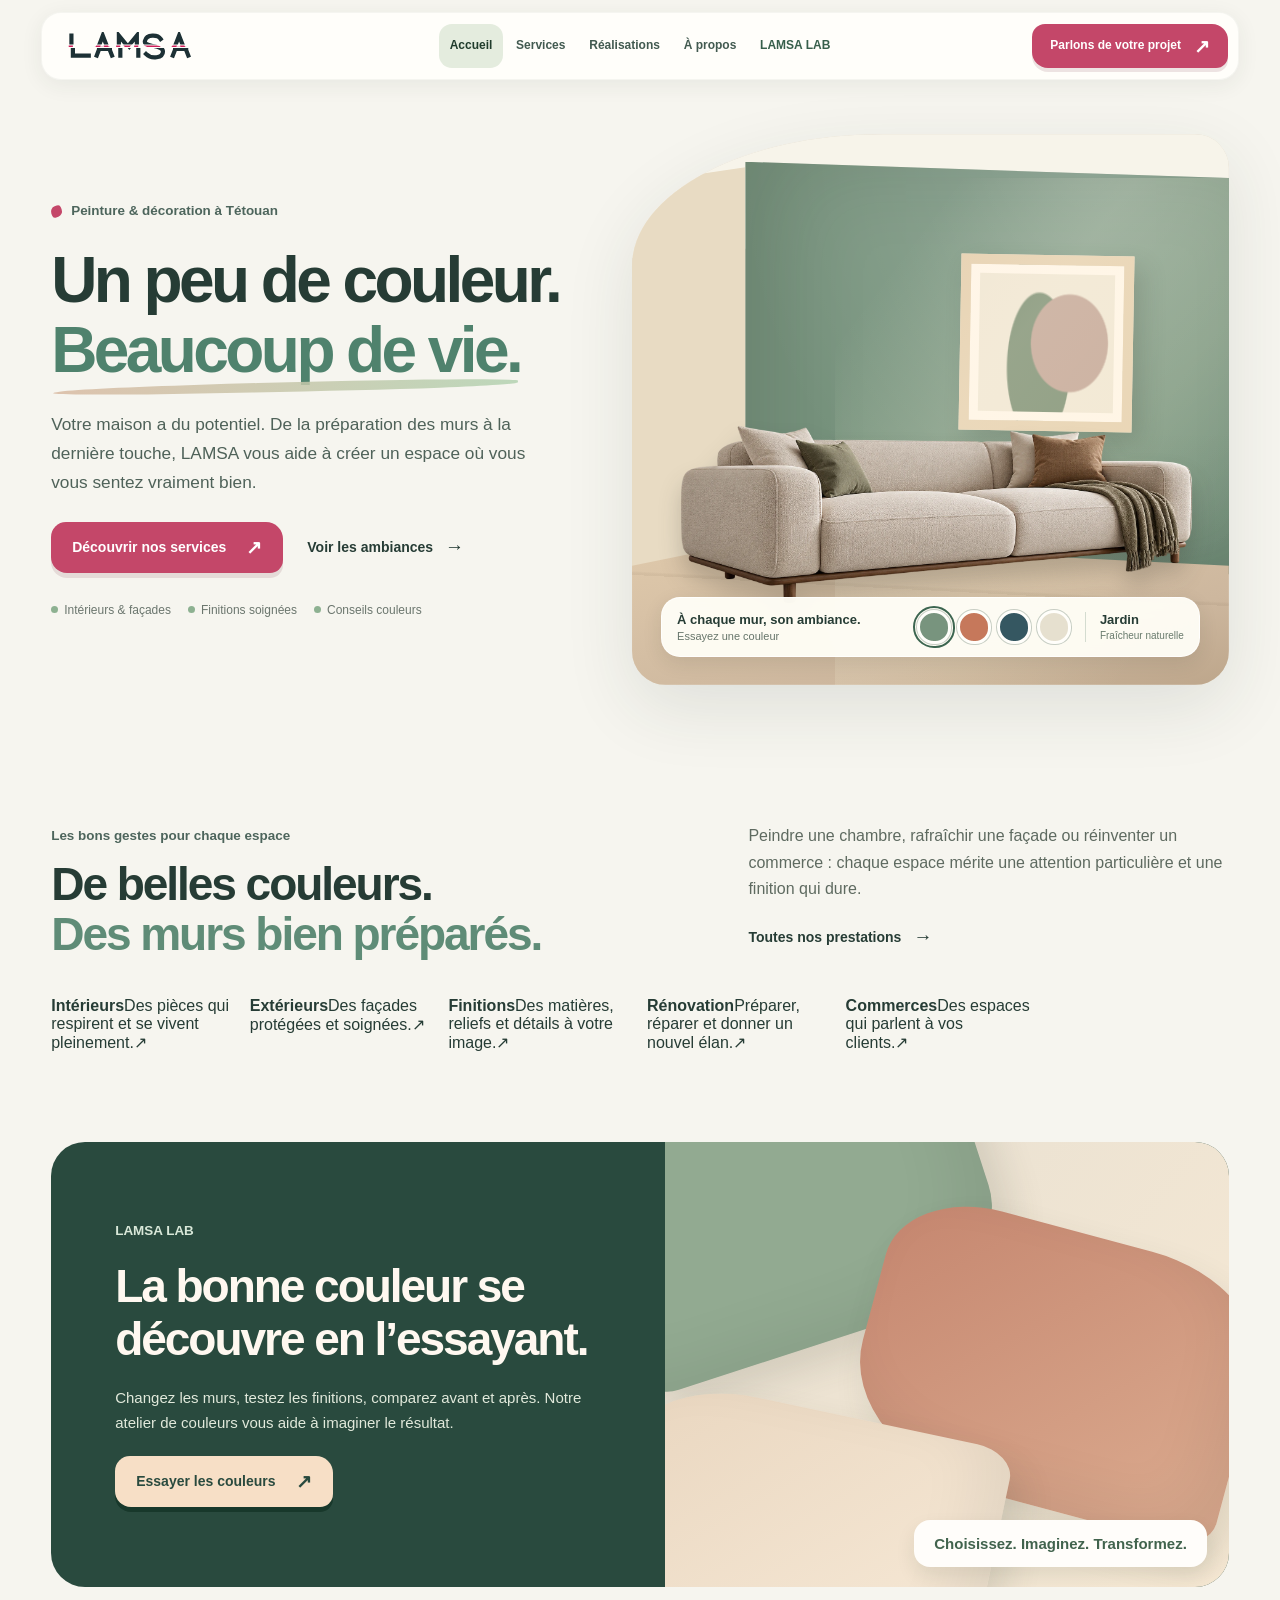
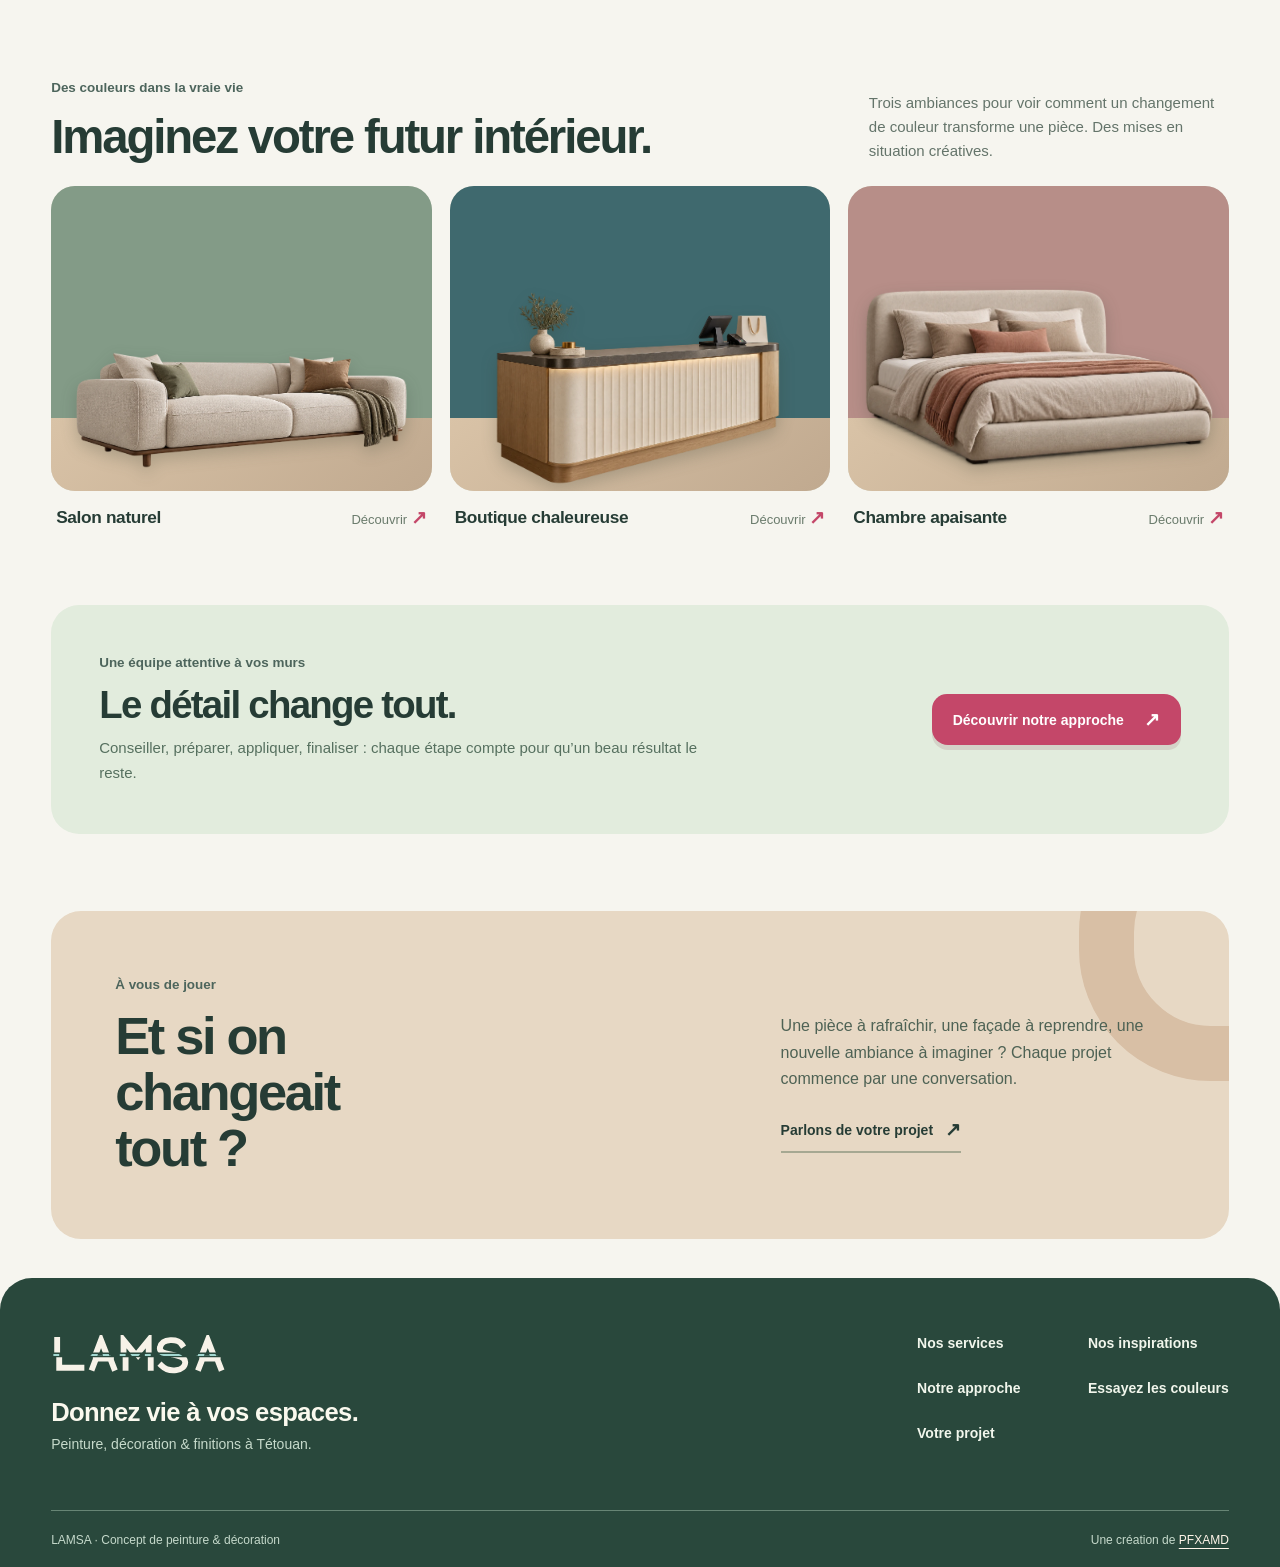
<file: index.html>
<!doctype html>
<html lang="fr"><head><meta charset="utf-8"><meta name="viewport" content="width=device-width, initial-scale=1">
<meta name="theme-color" content="#F5F5F0"><meta name="description" content="LAMSA, peinture, décoration et finitions à Tétouan. Découvrez une approche originale des surfaces et essayez des couleurs avec LAMSA LAB.">
<title>Peinture &amp; décoration à Tétouan — LAMSA</title>
<link rel="icon" href="brand/lamsa-symbol.svg" type="image/svg+xml">
<link rel="stylesheet" href="brand/tokens.css">
<link rel="stylesheet" href="assets/site.css?v=living-surfaces-nav-centered-2">
<script defer src="assets/site.js"></script>
</head><body class="page-home"><div class="site-wrap"><a class="skip-site" href="#contenu">Aller au contenu</a>
<header class="topbar"><div class="topbar-inner"><a class="topbar-logo" href="index.html" aria-label="LAMSA — Accueil"><img src="brand/lamsa-wordmark.svg" width="612" height="132" alt="LAMSA"></a><nav id="siteNav" class="topbar-nav" aria-label="Navigation principale"><a href="index.html" aria-current="page">Accueil</a><a href="services/" >Services</a><a href="realisations/" >Réalisations</a><a href="a-propos/" >À propos</a><a href="lab/" class="nav-lab" >LAMSA LAB</a><a href="devis/" class="nav-quote" >Parlons de votre projet <span aria-hidden="true">↗</span></a></nav><button class="menu-toggle" type="button" aria-controls="siteNav" aria-expanded="false" aria-label="Ouvrir le menu"><span class="menu-glyph" aria-hidden="true"></span><span class="menu-text">Menu</span></button></div></header>
<main id="contenu">
<section class="hero" aria-labelledby="homeHeroTitle">
  <div class="hero-copy">
    <span class="eyeline"><span class="eyeline-dot" aria-hidden="true"></span>Peinture & décoration à Tétouan</span>
    <h1 id="homeHeroTitle">Un peu de couleur.<br><em>Beaucoup de vie.</em></h1>
    <p class="hero-intro">Votre maison a du potentiel. De la préparation des murs à la dernière touche, LAMSA vous aide à créer un espace où vous vous sentez vraiment bien.</p>
    <div class="hero-actions"><a href="services/" class="action-link">Découvrir nos services <span aria-hidden="true">↗</span></a><a href="realisations/" class="text-link">Voir les ambiances <span aria-hidden="true">→</span></a></div>
    <div class="hero-assurance"><span>Intérieurs & façades</span><span>Finitions soignées</span><span>Conseils couleurs</span></div>
  </div>
  <div class="hero-art" role="group" aria-label="Un salon aux murs personnalisables. Sélectionnez une couleur pour changer l'ambiance.">
    <div class="room-art" aria-hidden="true"><div class="ceiling"></div><div class="wall-side"></div><div class="wall-main"></div><div class="floor"></div><div class="frame"></div><div class="window-light"></div><img class="hero-sofa" src="assets/realisations/sofa-salon.webp" width="1400" height="950" alt="" decoding="async" fetchpriority="high"><div class="plant"></div><div class="shadow"></div></div>
    <div class="change-group"><div class="change-intro"><strong>À chaque mur, son ambiance.</strong><span>Essayez une couleur</span></div><div class="theme-picker" role="group" aria-label="Choisir une couleur pour les murs du salon"><button type="button" data-hero-theme="0" aria-label="Ambiance Jardin" aria-pressed="true" style="--swatch:#78947E"></button><button type="button" data-hero-theme="1" aria-label="Ambiance Argile" aria-pressed="false" style="--swatch:#C6785B"></button><button type="button" data-hero-theme="2" aria-label="Ambiance Pétrole" aria-pressed="false" style="--swatch:#355761"></button><button type="button" data-hero-theme="3" aria-label="Ambiance Chaux" aria-pressed="false" style="--swatch:#E6E0CF"></button></div><div class="theme-description" aria-live="polite"><strong id="heroThemeName">Jardin</strong><span id="heroThemeKind">Fraîcheur naturelle</span></div></div>
  </div>
</section>

<section class="section-intro"><div><span class="eyeline">Les bons gestes pour chaque espace</span><h2>De belles couleurs.<br><em>Des murs bien préparés.</em></h2></div><div><p>Peindre une chambre, rafraîchir une façade ou réinventer un commerce : chaque espace mérite une attention particulière et une finition qui dure.</p><a href="services/" class="text-link">Toutes nos prestations <span aria-hidden="true">→</span></a></div></section>
<div class="service-ledger" aria-label="Nos domaines d’intervention">
 <a href="services/#interieur"><strong>Intérieurs</strong><span class="service-summary">Des pièces qui respirent et se vivent pleinement.</span><span class="arrow" aria-hidden="true">↗</span></a><a href="services/#exterieur"><strong>Extérieurs</strong><span class="service-summary">Des façades protégées et soignées.</span><span class="arrow" aria-hidden="true">↗</span></a><a href="services/#finitions"><strong>Finitions</strong><span class="service-summary">Des matières, reliefs et détails à votre image.</span><span class="arrow" aria-hidden="true">↗</span></a><a href="services/#renovation"><strong>Rénovation</strong><span class="service-summary">Préparer, réparer et donner un nouvel élan.</span><span class="arrow" aria-hidden="true">↗</span></a><a href="services/#commerce"><strong>Commerces</strong><span class="service-summary">Des espaces qui parlent à vos clients.</span><span class="arrow" aria-hidden="true">↗</span></a>
 </div>

<section class="manifesto-band"><div class="manifesto-content"><span class="eyeline">LAMSA LAB</span><h2>La bonne couleur se découvre en l’essayant.</h2><p>Changez les murs, testez les finitions, comparez avant et après. Notre atelier de couleurs vous aide à imaginer le résultat.</p><a class="action-link" href="lab/">Essayer les couleurs <span aria-hidden="true">↗</span></a></div><div class="manifesto-art" aria-hidden="true"><div class="sample-surface sample-one"></div><div class="sample-surface sample-two"></div><div class="sample-surface sample-three"></div><div class="sample-tip">Choisissez. Imaginez. Transformez.</div></div></section>

<div class="studies-hero"><div><span class="eyeline">Des couleurs dans la vraie vie</span><h2>Imaginez votre futur intérieur.</h2></div><p>Trois ambiances pour voir comment un changement de couleur transforme une pièce. Des mises en situation créatives.</p></div>
<div class="study-grid"><a class="study-link" href="realisations/#salon"><div class="study-preview preview-salon"><div class="preview-wall"></div><img src="assets/realisations/sofa-salon.webp" alt="" loading="lazy"></div><div class="study-label"><strong>Salon naturel</strong><span>Découvrir <b aria-hidden="true">↗</b></span></div></a><a class="study-link" href="realisations/#boutique"><div class="study-preview preview-boutique"><div class="preview-wall"></div><img src="assets/realisations/counter-boutique.webp" alt="" loading="lazy"></div><div class="study-label"><strong>Boutique chaleureuse</strong><span>Découvrir <b aria-hidden="true">↗</b></span></div></a><a class="study-link" href="realisations/#chambre"><div class="study-preview preview-chambre"><div class="preview-wall"></div><img src="assets/realisations/bed-chambre.webp" alt="" loading="lazy"></div><div class="study-label"><strong>Chambre apaisante</strong><span>Découvrir <b aria-hidden="true">↗</b></span></div></a></div><section class="next-band"><div><span class="smallcaps">Une équipe attentive à vos murs</span><h2 class="display">Le détail change tout.</h2><p>Conseiller, préparer, appliquer, finaliser : chaque étape compte pour qu’un beau résultat le reste.</p></div><a href="a-propos/" class="action-link">Découvrir notre approche <span aria-hidden="true">↗</span></a></section>
<section class="final-cta" aria-labelledby="finalCtaTitle"><div><span class="smallcaps">À vous de jouer</span><h2 id="finalCtaTitle" class="display">Et si on<br>changeait<br>tout ?</h2></div><div><p>Une pièce à rafraîchir, une façade à reprendre, une nouvelle ambiance à imaginer ? Chaque projet commence par une conversation.</p><a href="devis/" class="text-link">Parlons de votre projet <span aria-hidden="true">↗</span></a></div></section></main><footer class="site-footer"><div class="footer-main"><div class="footer-brand"><a href="index.html" aria-label="LAMSA — Accueil"><img src="brand/lamsa-wordmark-white.svg" width="612" height="132" alt="LAMSA"></a><p>Donnez vie à vos espaces.</p><span>Peinture, décoration & finitions à Tétouan.</span></div><nav class="footer-links" aria-label="Navigation en bas de page"><a href="services/">Nos services</a><a href="realisations/">Nos inspirations</a><a href="a-propos/">Notre approche</a><a href="lab/">Essayez les couleurs</a><a href="devis/">Votre projet</a></nav></div><div class="footer-bottom"><span>LAMSA · Concept de peinture & décoration</span><span>Une création de <a href="https://www.pfxamd.com" rel="noopener noreferrer">PFXAMD</a></span></div></footer></div></body></html>
</file>
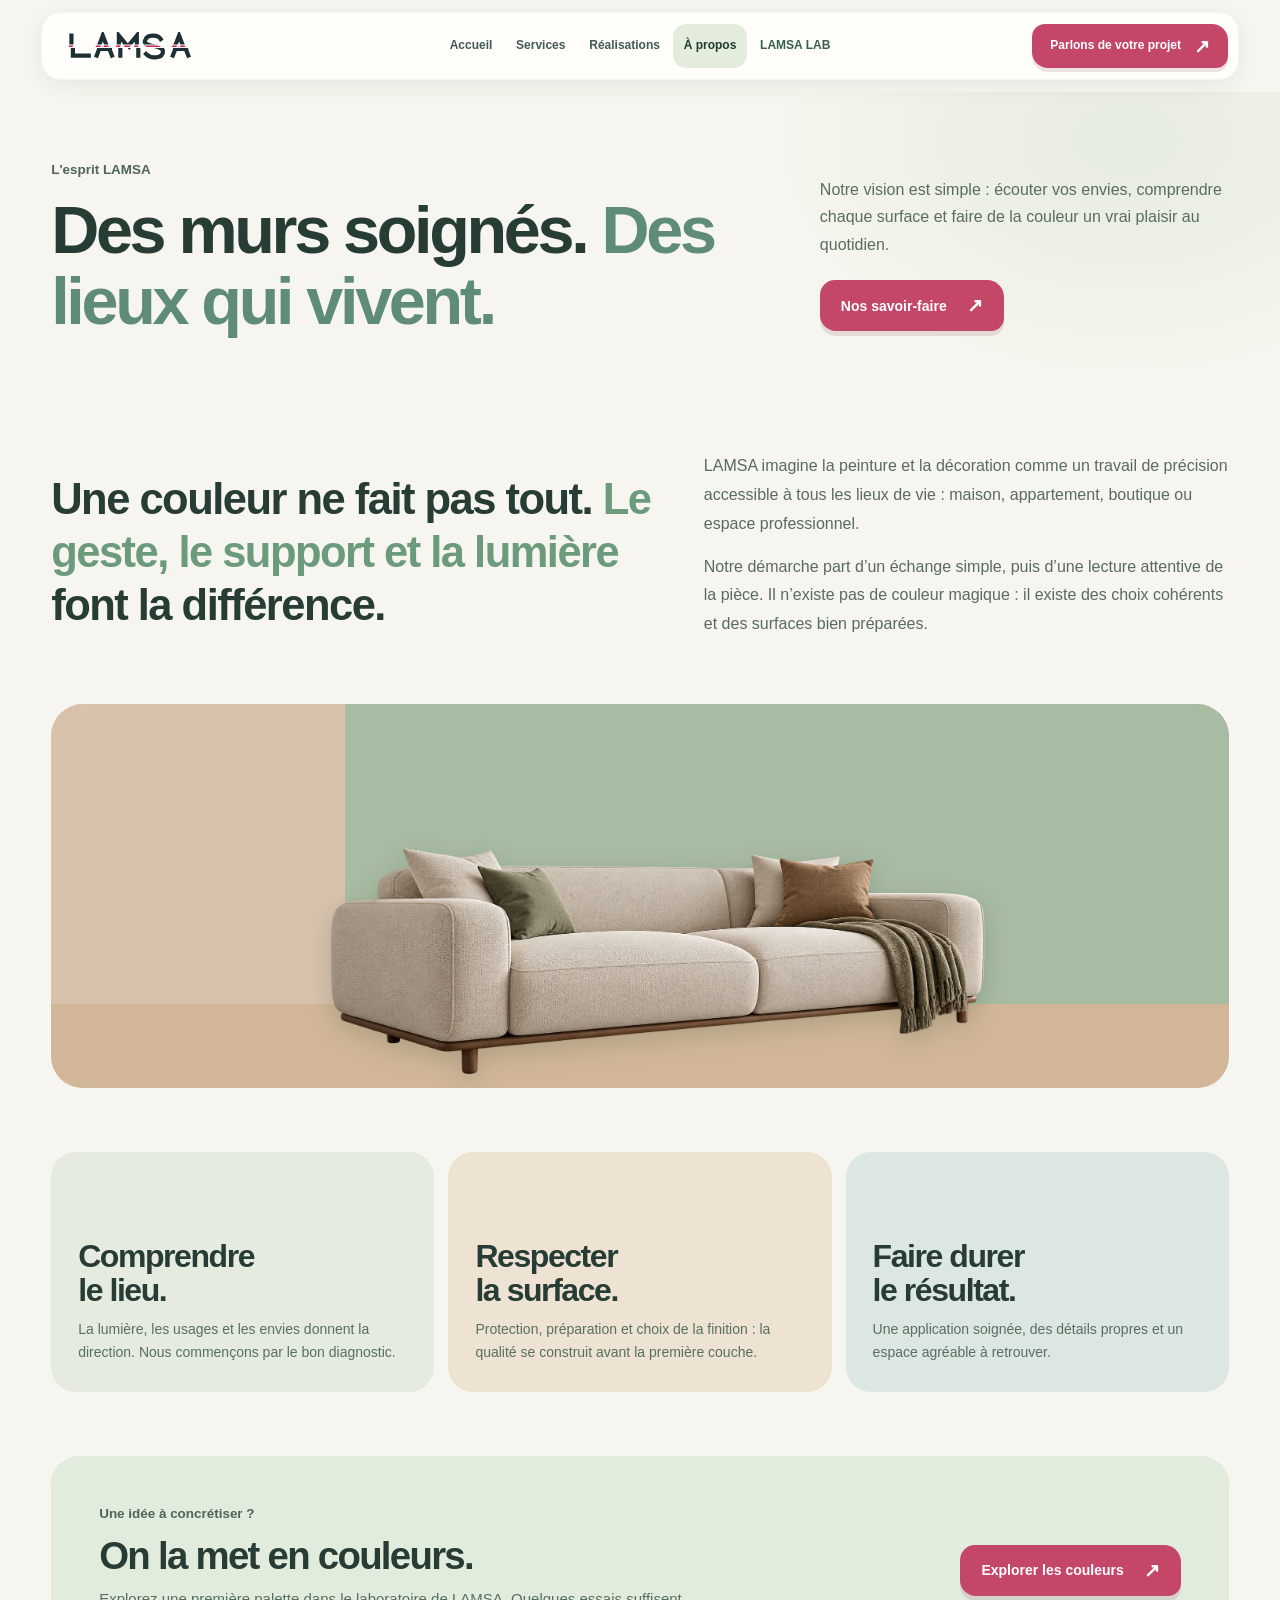
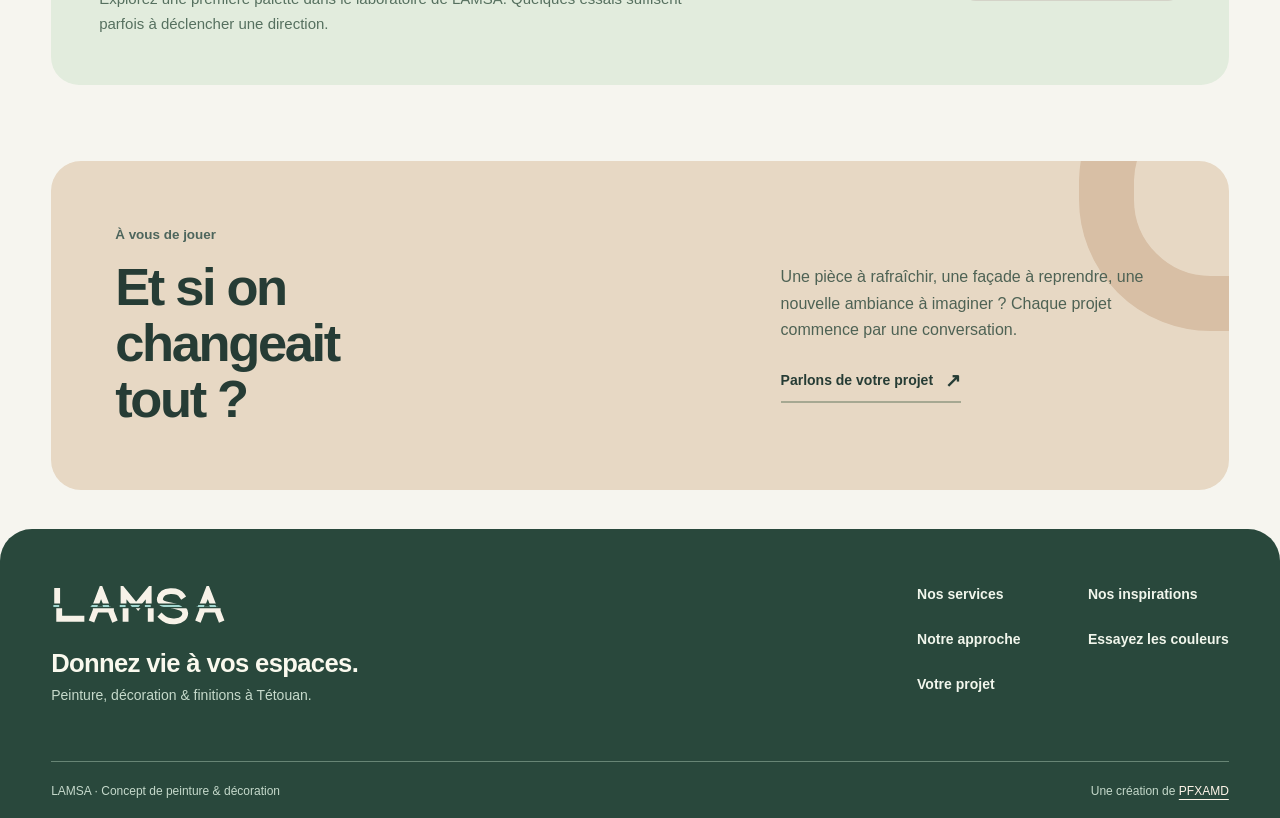
<file: a-propos/index.html>
<!doctype html>
<html lang="fr"><head><meta charset="utf-8"><meta name="viewport" content="width=device-width, initial-scale=1">
<meta name="theme-color" content="#F5F5F0"><meta name="description" content="Découvrez l’esprit LAMSA à Tétouan : écoute, préparation des supports, peinture et finitions pour donner vie à vos espaces.">
<title>Notre approche — LAMSA</title>
<link rel="icon" href="../brand/lamsa-symbol.svg" type="image/svg+xml">
<link rel="stylesheet" href="../brand/tokens.css">
<link rel="stylesheet" href="../assets/site.css?v=living-surfaces-nav-centered-2">
<script defer src="../assets/site.js"></script>
</head><body class="page-about"><div class="site-wrap"><a class="skip-site" href="#contenu">Aller au contenu</a>
<header class="topbar"><div class="topbar-inner"><a class="topbar-logo" href="../index.html" aria-label="LAMSA — Accueil"><img src="../brand/lamsa-wordmark.svg" width="612" height="132" alt="LAMSA"></a><nav id="siteNav" class="topbar-nav" aria-label="Navigation principale"><a href="../index.html" >Accueil</a><a href="../services/" >Services</a><a href="../realisations/" >Réalisations</a><a href="../a-propos/" aria-current="page">À propos</a><a href="../lab/" class="nav-lab" >LAMSA LAB</a><a href="../devis/" class="nav-quote" >Parlons de votre projet <span aria-hidden="true">↗</span></a></nav><button class="menu-toggle" type="button" aria-controls="siteNav" aria-expanded="false" aria-label="Ouvrir le menu"><span class="menu-glyph" aria-hidden="true"></span><span class="menu-text">Menu</span></button></div></header>
<main id="contenu">
<section class="page-intro"><div><span class="eyeline">L'esprit LAMSA</span><h1>Des murs soignés. <em>Des lieux qui vivent.</em></h1></div><div class="page-intro-aside"><p>Notre vision est simple : écouter vos envies, comprendre chaque surface et faire de la couleur un vrai plaisir au quotidien.</p><a href="../services/" class="action-link">Nos savoir-faire <span aria-hidden="true">↗</span></a></div></section>

<section class="about-statement"><blockquote>Une couleur ne fait pas tout. <em>Le geste, le support et la lumière</em> font la différence.</blockquote><div><p>LAMSA imagine la peinture et la décoration comme un travail de précision accessible à tous les lieux de vie : maison, appartement, boutique ou espace professionnel.</p><p>Notre démarche part d’un échange simple, puis d’une lecture attentive de la pièce. Il n’existe pas de couleur magique : il existe des choix cohérents et des surfaces bien préparées.</p></div></section>
<div class="about-diagram" aria-label="Un salon imaginé avec des couleurs douces et du mobilier" role="img"><div class="about-paint-wall"></div><div class="about-paint-floor"></div><img src="../assets/realisations/sofa-salon.webp" alt="" loading="lazy"></div>

<section class="method-list" aria-label="Les trois principes de LAMSA"><article><div><h2 class="display">Comprendre<br>le lieu.</h2><p>La lumière, les usages et les envies donnent la direction. Nous commençons par le bon diagnostic.</p></div></article><article><div><h2 class="display">Respecter<br>la surface.</h2><p>Protection, préparation et choix de la finition : la qualité se construit avant la première couche.</p></div></article><article><div><h2 class="display">Faire durer<br>le résultat.</h2><p>Une application soignée, des détails propres et un espace agréable à retrouver.</p></div></article></section>
<section class="next-band"><div><span class="smallcaps">Une idée à concrétiser ?</span><h2 class="display">On la met en couleurs.</h2><p>Explorez une première palette dans le laboratoire de LAMSA. Quelques essais suffisent parfois à déclencher une direction.</p></div><a class="action-link" href="../lab/">Explorer les couleurs <span aria-hidden="true">↗</span></a></section>
<section class="final-cta" aria-labelledby="finalCtaTitle"><div><span class="smallcaps">À vous de jouer</span><h2 id="finalCtaTitle" class="display">Et si on<br>changeait<br>tout ?</h2></div><div><p>Une pièce à rafraîchir, une façade à reprendre, une nouvelle ambiance à imaginer ? Chaque projet commence par une conversation.</p><a href="../devis/" class="text-link">Parlons de votre projet <span aria-hidden="true">↗</span></a></div></section>
</main><footer class="site-footer"><div class="footer-main"><div class="footer-brand"><a href="../index.html" aria-label="LAMSA — Accueil"><img src="../brand/lamsa-wordmark-white.svg" width="612" height="132" alt="LAMSA"></a><p>Donnez vie à vos espaces.</p><span>Peinture, décoration & finitions à Tétouan.</span></div><nav class="footer-links" aria-label="Navigation en bas de page"><a href="../services/">Nos services</a><a href="../realisations/">Nos inspirations</a><a href="../a-propos/">Notre approche</a><a href="../lab/">Essayez les couleurs</a><a href="../devis/">Votre projet</a></nav></div><div class="footer-bottom"><span>LAMSA · Concept de peinture & décoration</span><span>Une création de <a href="https://www.pfxamd.com" rel="noopener noreferrer">PFXAMD</a></span></div></footer></div></body></html>
</file>
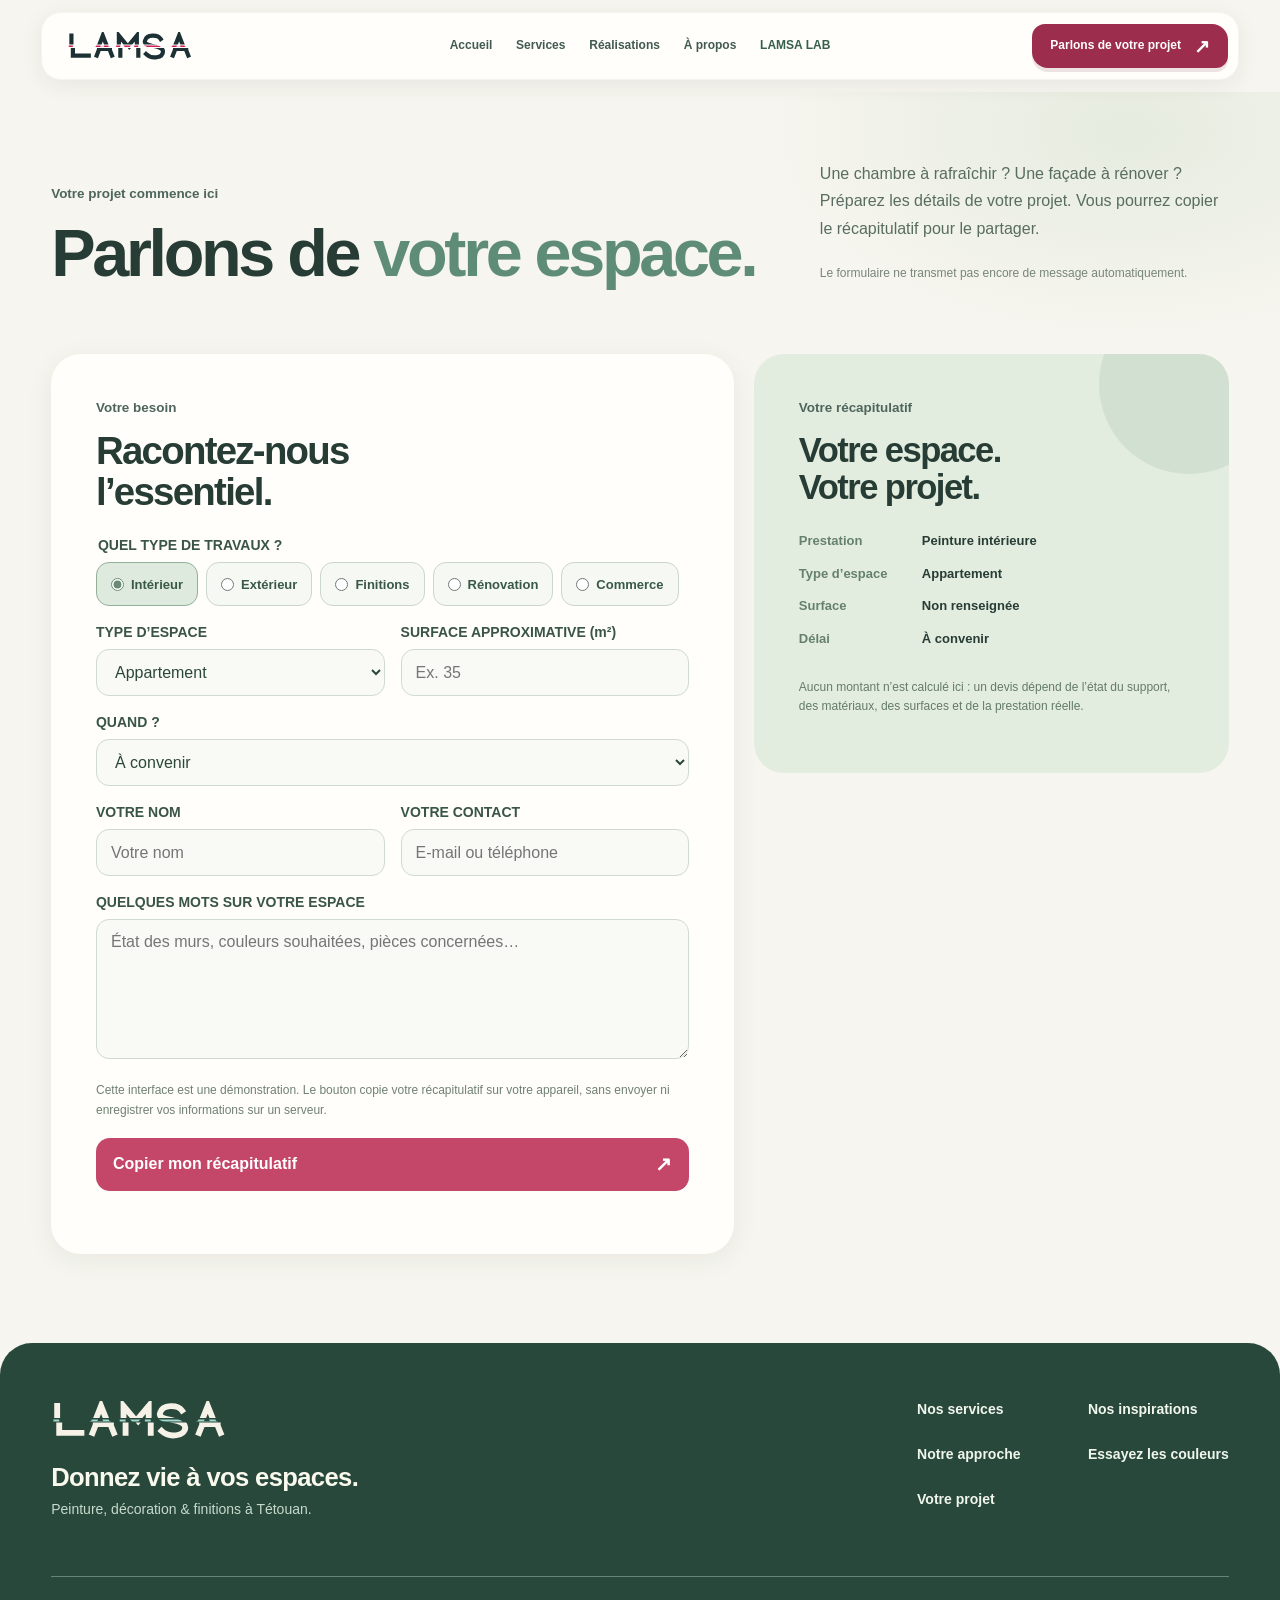
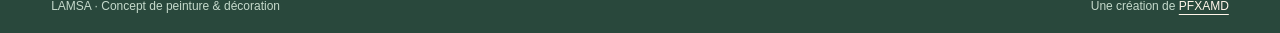
<file: devis/index.html>
<!doctype html>
<html lang="fr"><head><meta charset="utf-8"><meta name="viewport" content="width=device-width, initial-scale=1">
<meta name="theme-color" content="#F5F5F0"><meta name="description" content="Préparez votre demande de peinture ou décoration à Tétouan avec LAMSA, en décrivant votre espace et vos besoins.">
<title>Préparer un devis — LAMSA</title>
<link rel="icon" href="../brand/lamsa-symbol.svg" type="image/svg+xml">
<link rel="stylesheet" href="../brand/tokens.css">
<link rel="stylesheet" href="../assets/site.css?v=living-surfaces-nav-centered-2">
<script defer src="../assets/site.js"></script>
</head><body class="page-devis"><div class="site-wrap"><a class="skip-site" href="#contenu">Aller au contenu</a>
<header class="topbar"><div class="topbar-inner"><a class="topbar-logo" href="../index.html" aria-label="LAMSA — Accueil"><img src="../brand/lamsa-wordmark.svg" width="612" height="132" alt="LAMSA"></a><nav id="siteNav" class="topbar-nav" aria-label="Navigation principale"><a href="../index.html" >Accueil</a><a href="../services/" >Services</a><a href="../realisations/" >Réalisations</a><a href="../a-propos/" >À propos</a><a href="../lab/" class="nav-lab" >LAMSA LAB</a><a href="../devis/" class="nav-quote" aria-current="page">Parlons de votre projet <span aria-hidden="true">↗</span></a></nav><button class="menu-toggle" type="button" aria-controls="siteNav" aria-expanded="false" aria-label="Ouvrir le menu"><span class="menu-glyph" aria-hidden="true"></span><span class="menu-text">Menu</span></button></div></header>
<main id="contenu">
<section class="page-intro"><div><span class="eyeline">Votre projet commence ici</span><h1>Parlons de <em>votre espace.</em></h1></div><div class="page-intro-aside"><p>Une chambre à rafraîchir ? Une façade à rénover ? Préparez les détails de votre projet. Vous pourrez copier le récapitulatif pour le partager.</p><small>Le formulaire ne transmet pas encore de message automatiquement.</small></div></section>

<div class="quote-layout"><div class="quote-form"><span class="smallcaps">Votre besoin</span><h2 class="display">Racontez-nous<br>l’essentiel.</h2><form id="quoteDraft"><fieldset class="field-group"><legend>QUEL TYPE DE TRAVAUX ?</legend><div class="quote-choice">
<label><input type="radio" name="service" value="interieur" checked>Intérieur</label><label><input type="radio" name="service" value="exterieur" >Extérieur</label><label><input type="radio" name="service" value="finitions" >Finitions</label><label><input type="radio" name="service" value="renovation" >Rénovation</label><label><input type="radio" name="service" value="commerce" >Commerce</label>
</div></fieldset><div class="field-pair"><div class="field"><label for="quoteType">TYPE D’ESPACE</label><select id="quoteType" name="type"><option value="Appartement">Appartement</option><option value="Maison">Maison</option><option value="Commerce">Commerce</option><option value="Bureau">Bureau</option><option value="Autre">Autre</option></select></div><div class="field"><label for="quoteArea">SURFACE APPROXIMATIVE (m²)</label><input id="quoteArea" type="number" name="surface" min="1" max="100000" placeholder="Ex. 35" inputmode="decimal"></div></div><div class="field"><label for="quoteDelay">QUAND ?</label><select name="delai" id="quoteDelay"><option value="À convenir">À convenir</option><option value="Dès que possible">Dès que possible</option><option value="Dans le mois">Dans le mois</option><option value="Plus tard">Plus tard</option></select></div><div class="field-pair"><div class="field"><label for="quoteName">VOTRE NOM</label><input name="nom" id="quoteName" autocomplete="name" placeholder="Votre nom" required maxlength="100"></div><div class="field"><label for="quoteContact">VOTRE CONTACT</label><input name="contact" id="quoteContact" placeholder="E-mail ou téléphone" required maxlength="130"></div></div><div class="field"><label for="quoteDetails">QUELQUES MOTS SUR VOTRE ESPACE</label><textarea name="details" id="quoteDetails" placeholder="État des murs, couleurs souhaitées, pièces concernées…" maxlength="3000"></textarea></div><p class="note">Cette interface est une démonstration. Le bouton copie votre récapitulatif sur votre appareil, sans envoyer ni enregistrer vos informations sur un serveur.</p><button type="submit">Copier mon récapitulatif <span aria-hidden="true">↗</span></button><p id="quoteStatus" role="status" class="quote-status" aria-live="polite"></p><textarea id="quoteFallback" hidden readonly rows="9" aria-label="Récapitulatif à copier"></textarea></form></div><aside class="quote-preview" aria-labelledby="quotePreviewTitle"><span class="smallcaps">Votre récapitulatif</span><div class="preview-art" aria-hidden="true"></div><h2 class="display" id="quotePreviewTitle">Votre espace.<br>Votre projet.</h2><dl><dt>Prestation</dt><dd data-summary-service>Peinture intérieure</dd><dt>Type d’espace</dt><dd data-summary-place>Appartement</dd><dt>Surface</dt><dd data-summary-area>Non renseignée</dd><dt>Délai</dt><dd data-summary-when>À convenir</dd></dl><p class="disclaimer">Aucun montant n’est calculé ici : un devis dépend de l’état du support, des matériaux, des surfaces et de la prestation réelle.</p></aside></div>
</main><footer class="site-footer"><div class="footer-main"><div class="footer-brand"><a href="../index.html" aria-label="LAMSA — Accueil"><img src="../brand/lamsa-wordmark-white.svg" width="612" height="132" alt="LAMSA"></a><p>Donnez vie à vos espaces.</p><span>Peinture, décoration & finitions à Tétouan.</span></div><nav class="footer-links" aria-label="Navigation en bas de page"><a href="../services/">Nos services</a><a href="../realisations/">Nos inspirations</a><a href="../a-propos/">Notre approche</a><a href="../lab/">Essayez les couleurs</a><a href="../devis/">Votre projet</a></nav></div><div class="footer-bottom"><span>LAMSA · Concept de peinture & décoration</span><span>Une création de <a href="https://www.pfxamd.com" rel="noopener noreferrer">PFXAMD</a></span></div></footer></div></body></html>
</file>
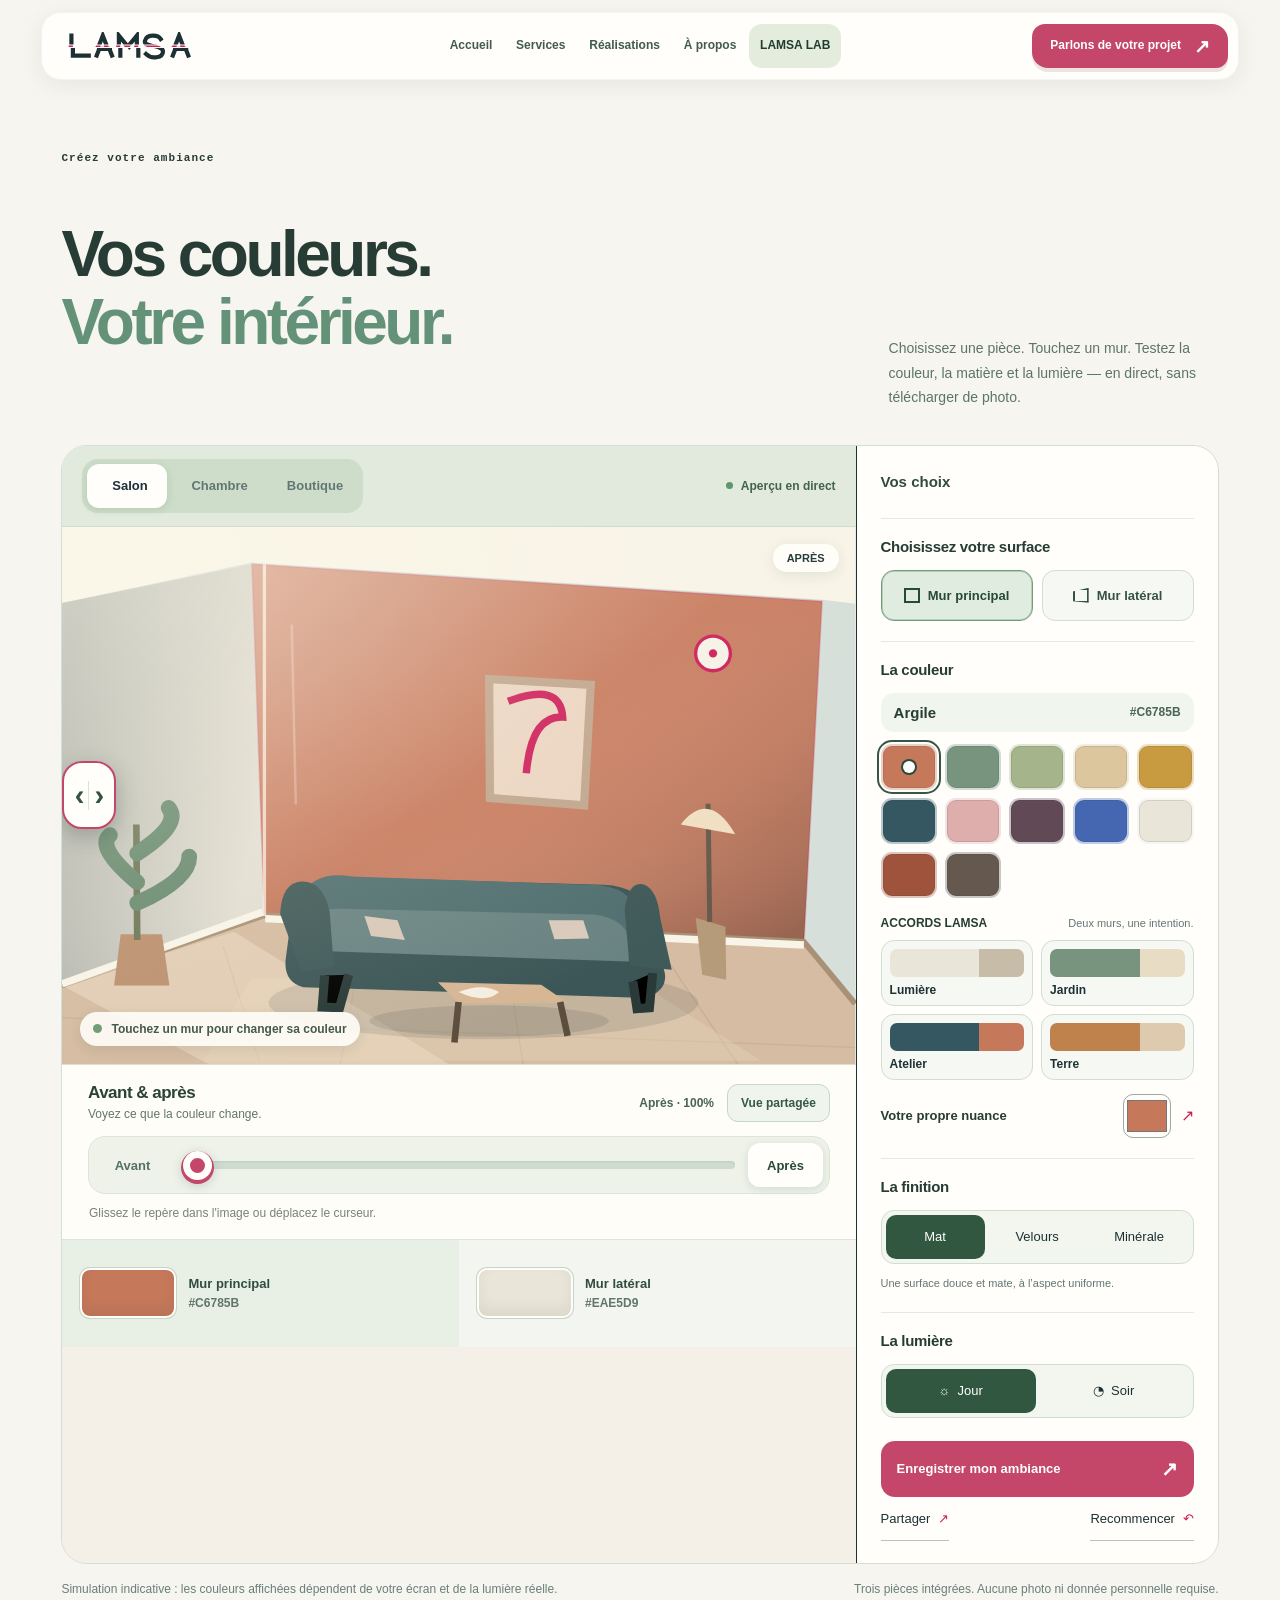
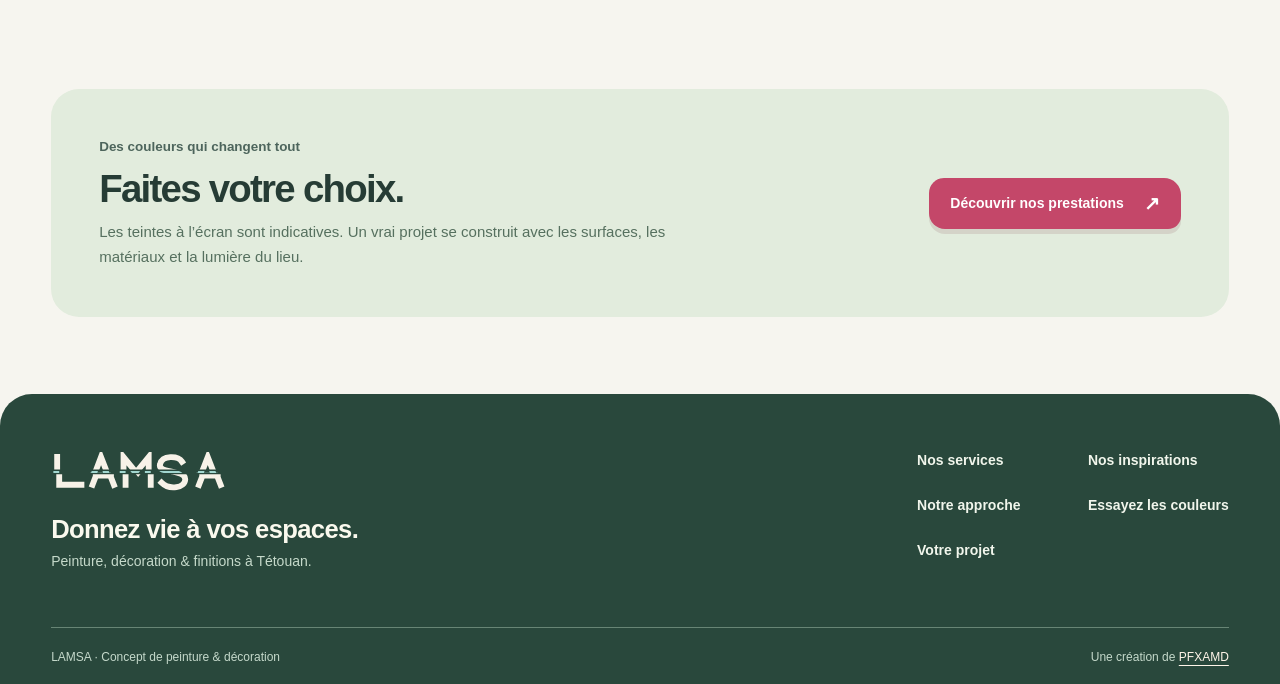
<file: lab/index.html>
<!doctype html>
<html lang="fr"><head><meta charset="utf-8"><meta name="viewport" content="width=device-width, initial-scale=1">
<meta name="theme-color" content="#F5F5F0"><meta name="description" content="Choisissez une pièce et testez des nuances, finitions, éclairages et comparaisons avant et après avec LAMSA LAB.">
<title>LAMSA LAB — Essayez les couleurs — LAMSA</title>
<link rel="icon" href="../brand/lamsa-symbol.svg" type="image/svg+xml">
<link rel="stylesheet" href="../brand/tokens.css"><link rel="stylesheet" href="../lab/lab.css">
<link rel="stylesheet" href="../assets/site.css?v=living-surfaces-nav-centered-2">
<link rel="stylesheet" href="../lab/ux.css?v=lab-ux-1">
<script defer src="../assets/site.js"></script><script defer src="../lab/lab.js"></script>
</head><body class="page-lab lab-page"><div class="site-wrap"><a class="skip-site" href="#contenu">Aller au contenu</a>
<header class="topbar"><div class="topbar-inner"><a class="topbar-logo" href="../index.html" aria-label="LAMSA — Accueil"><img src="../brand/lamsa-wordmark.svg" width="612" height="132" alt="LAMSA"></a><nav id="siteNav" class="topbar-nav" aria-label="Navigation principale"><a href="../index.html" >Accueil</a><a href="../services/" >Services</a><a href="../realisations/" >Réalisations</a><a href="../a-propos/" >À propos</a><a href="../lab/" class="nav-lab" aria-current="page">LAMSA LAB</a><a href="../devis/" class="nav-quote" >Parlons de votre projet <span aria-hidden="true">↗</span></a></nav><button class="menu-toggle" type="button" aria-controls="siteNav" aria-expanded="false" aria-label="Ouvrir le menu"><span class="menu-glyph" aria-hidden="true"></span><span class="menu-text">Menu</span></button></div></header>
<main id="contenu">
<section class="lab" id="atelier" aria-labelledby="lab-title">
        <div class="section-rule"><span class="eyebrow"> LAMSA LAB</span><span class="line"></span></div>
        <div class="lab-head">
          <div>
            <span class="eyebrow">Créez votre ambiance</span>
            <h1 id="lab-title">Vos couleurs.<br><em>Votre intérieur.</em></h1>
          </div>
          <p>Choisissez une pièce. Touchez un mur. Testez la couleur, la matière et la lumière — en direct, sans télécharger de photo.</p>
        </div>
        <div class="lab-workspace">
          <div class="visual-panel">
            <div class="visual-toolbar">
              <div class="scene-switch" role="group" aria-label="Choisir une pièce">
                <button type="button" data-room="salon" aria-pressed="true"><span>Salon</span></button>
                <button type="button" data-room="chambre" aria-pressed="false"><span>Chambre</span></button>
                <button type="button" data-room="boutique" aria-pressed="false"><span>Boutique</span></button>
              </div>
              <span class="visual-tag"><span class="pulse-dot" aria-hidden="true"></span>Aperçu en direct</span>
            </div>
            <div class="scene-frame" id="sceneFrame">
              <svg id="roomScene" xmlns="http://www.w3.org/2000/svg" viewBox="0 0 960 650" role="group" aria-label="Visualisation d'une pièce avec murs personnalisables" preserveAspectRatio="xMidYMid meet">
                <title>Visualisation interactive des couleurs LAMSA</title>
                <desc>Choisissez un mur avec la souris, le doigt ou le clavier, puis choisissez une couleur.</desc>
              </svg>
              <div class="scene-scrub-handle" id="sceneScrubHandle" aria-hidden="true"><span class="scrub-arrow scrub-left">‹</span><span class="scrub-arrow scrub-right">›</span></div><div class="scene-legend" aria-hidden="true"><span class="legend-dot"></span>Touchez un mur pour changer sa couleur</div>
              <div class="comparison-tags" aria-hidden="true"><span>AVANT</span><span>APRÈS</span></div>
            </div>
            <div class="comparison-control" aria-label="Comparer avant et après">
              <div class="comparison-heading">
                <div class="comparison-title"><strong>Avant &amp; après</strong><span>Voyez ce que la couleur change.</span></div>
                <div class="comparison-tools"><output id="compareOutput" for="compareRange" aria-live="off">Après · 100%</output><button type="button" class="compare-split" data-compare-preset="50" aria-pressed="false" title="Afficher les deux versions">Vue partagée</button></div>
              </div>
              <div class="comparison-scrubber">
                <button type="button" class="compare-edge" data-compare-preset="100" aria-pressed="false">Avant</button>
                <div class="comparison-slider-wrap"><label class="sr-only" for="compareRange">Part de la version avant affichée à gauche</label><input id="compareRange" type="range" min="0" max="100" value="0" step="1" aria-label="Part de la version avant affichée à gauche"></div>
                <button type="button" class="compare-edge" data-compare-preset="0" aria-pressed="true">Après</button>
              </div>
              <p class="comparison-help">Glissez le repère dans l'image ou déplacez le curseur.</p>
            </div>
            <div class="wall-summary" aria-label="Couleurs des surfaces">
              <button type="button" class="wall-summary-item" data-wall-button="main" aria-pressed="true" title="Modifier le mur principal"><span class="wall-summary-chip" id="visualMainSample"></span><span class="wall-summary-info"><span>Mur principal</span><strong id="visualMainColor">#C6785B</strong></span></button>
              <button type="button" class="wall-summary-item" data-wall-button="side" aria-pressed="false" title="Modifier le mur latéral"><span class="wall-summary-chip" id="visualSideSample"></span><span class="wall-summary-info"><span>Mur latéral</span><strong id="visualSideColor">#EAE5D9</strong></span></button>
            </div>
          </div>

          <aside class="control-panel" aria-label="Personnalisation de la pièce">
            <div class="control-head"><span class="eyebrow">Vos choix</span></div>
            <div class="control-section wall-control">
              <div class="control-title"><h3>Choisissez votre surface</h3></div>
              <div class="wall-buttons" role="group" aria-label="Mur à modifier">
                <button type="button" data-wall-button="main" aria-pressed="true"><span class="wall-icon main-wall" aria-hidden="true"></span>Mur principal</button>
                <button type="button" data-wall-button="side" aria-pressed="false"><span class="wall-icon side-wall" aria-hidden="true"></span>Mur latéral</button>
              </div>
            </div>
            <div class="control-section">
              <div class="control-title"><h3>La couleur</h3></div>
              <div class="color-selection"><span id="selectedColorName">Argile</span><span id="selectedColorCode">#C6785B</span></div>
              <div class="swatches" role="group" aria-label="Nuances disponibles" id="swatches"></div>
              <div class="harmonies-heading"><span>ACCORDS LAMSA</span><small>Deux murs, une intention.</small></div>
              <div class="harmonies" role="group" id="harmonies" aria-label="Harmonies de couleurs coordonnées"></div>
              <div class="personal-color"><label for="customColor">Votre propre nuance</label><input id="customColor" type="color" value="#C6785B" aria-label="Choisir une couleur personnalisée"><span aria-hidden="true">↗</span></div>
            </div>
            <div class="control-section">
              <div class="control-title"><h3>La finition</h3></div>
              <div class="segmented" role="group" aria-label="Finition du mur"><button type="button" data-finish="mat" aria-pressed="true">Mat</button><button type="button" data-finish="velours" aria-pressed="false">Velours</button><button type="button" data-finish="mineral" aria-pressed="false">Minérale</button></div>
              <p class="finish-description" id="finishDescription">Une surface douce et mate, à l’aspect uniforme.</p>
            </div>
            <div class="control-section lighting-control">
              <div class="control-title"><h3>La lumière</h3></div>
              <div class="segmented light-options" role="group" aria-label="Éclairage de la pièce"><button type="button" data-light="jour" aria-pressed="true">☼ &nbsp;Jour</button><button type="button" data-light="soir" aria-pressed="false">◔ &nbsp;Soir</button></div>
            </div>
            <div class="action-stack"><button id="downloadBtn" type="button" class="primary-action">Enregistrer mon ambiance <span aria-hidden="true">↗</span></button><div class="secondary-actions"><button id="shareBtn" type="button">Partager <span aria-hidden="true">↗</span></button><button id="resetBtn" type="button">Recommencer <span aria-hidden="true">↶</span></button></div></div>
            <p class="action-feedback" role="status" id="actionFeedback" aria-live="polite"></p>
          </aside>
        </div>
        <div class="lab-footnotes"><p>Simulation indicative : les couleurs affichées dépendent de votre écran et de la lumière réelle.</p><p>Trois pièces intégrées. Aucune photo ni donnée personnelle requise.</p></div>
      </section>
      
<section class="next-band"><div><span class="smallcaps">Des couleurs qui changent tout</span><h2 class="display">Faites votre choix.</h2><p>Les teintes à l’écran sont indicatives. Un vrai projet se construit avec les surfaces, les matériaux et la lumière du lieu.</p></div><a href="../services/" class="action-link">Découvrir nos prestations <span aria-hidden="true">↗</span></a></section></main><footer class="site-footer"><div class="footer-main"><div class="footer-brand"><a href="../index.html" aria-label="LAMSA — Accueil"><img src="../brand/lamsa-wordmark-white.svg" width="612" height="132" alt="LAMSA"></a><p>Donnez vie à vos espaces.</p><span>Peinture, décoration & finitions à Tétouan.</span></div><nav class="footer-links" aria-label="Navigation en bas de page"><a href="../services/">Nos services</a><a href="../realisations/">Nos inspirations</a><a href="../a-propos/">Notre approche</a><a href="../lab/">Essayez les couleurs</a><a href="../devis/">Votre projet</a></nav></div><div class="footer-bottom"><span>LAMSA · Concept de peinture & décoration</span><span>Une création de <a href="https://www.pfxamd.com" rel="noopener noreferrer">PFXAMD</a></span></div></footer></div></body></html>
</file>
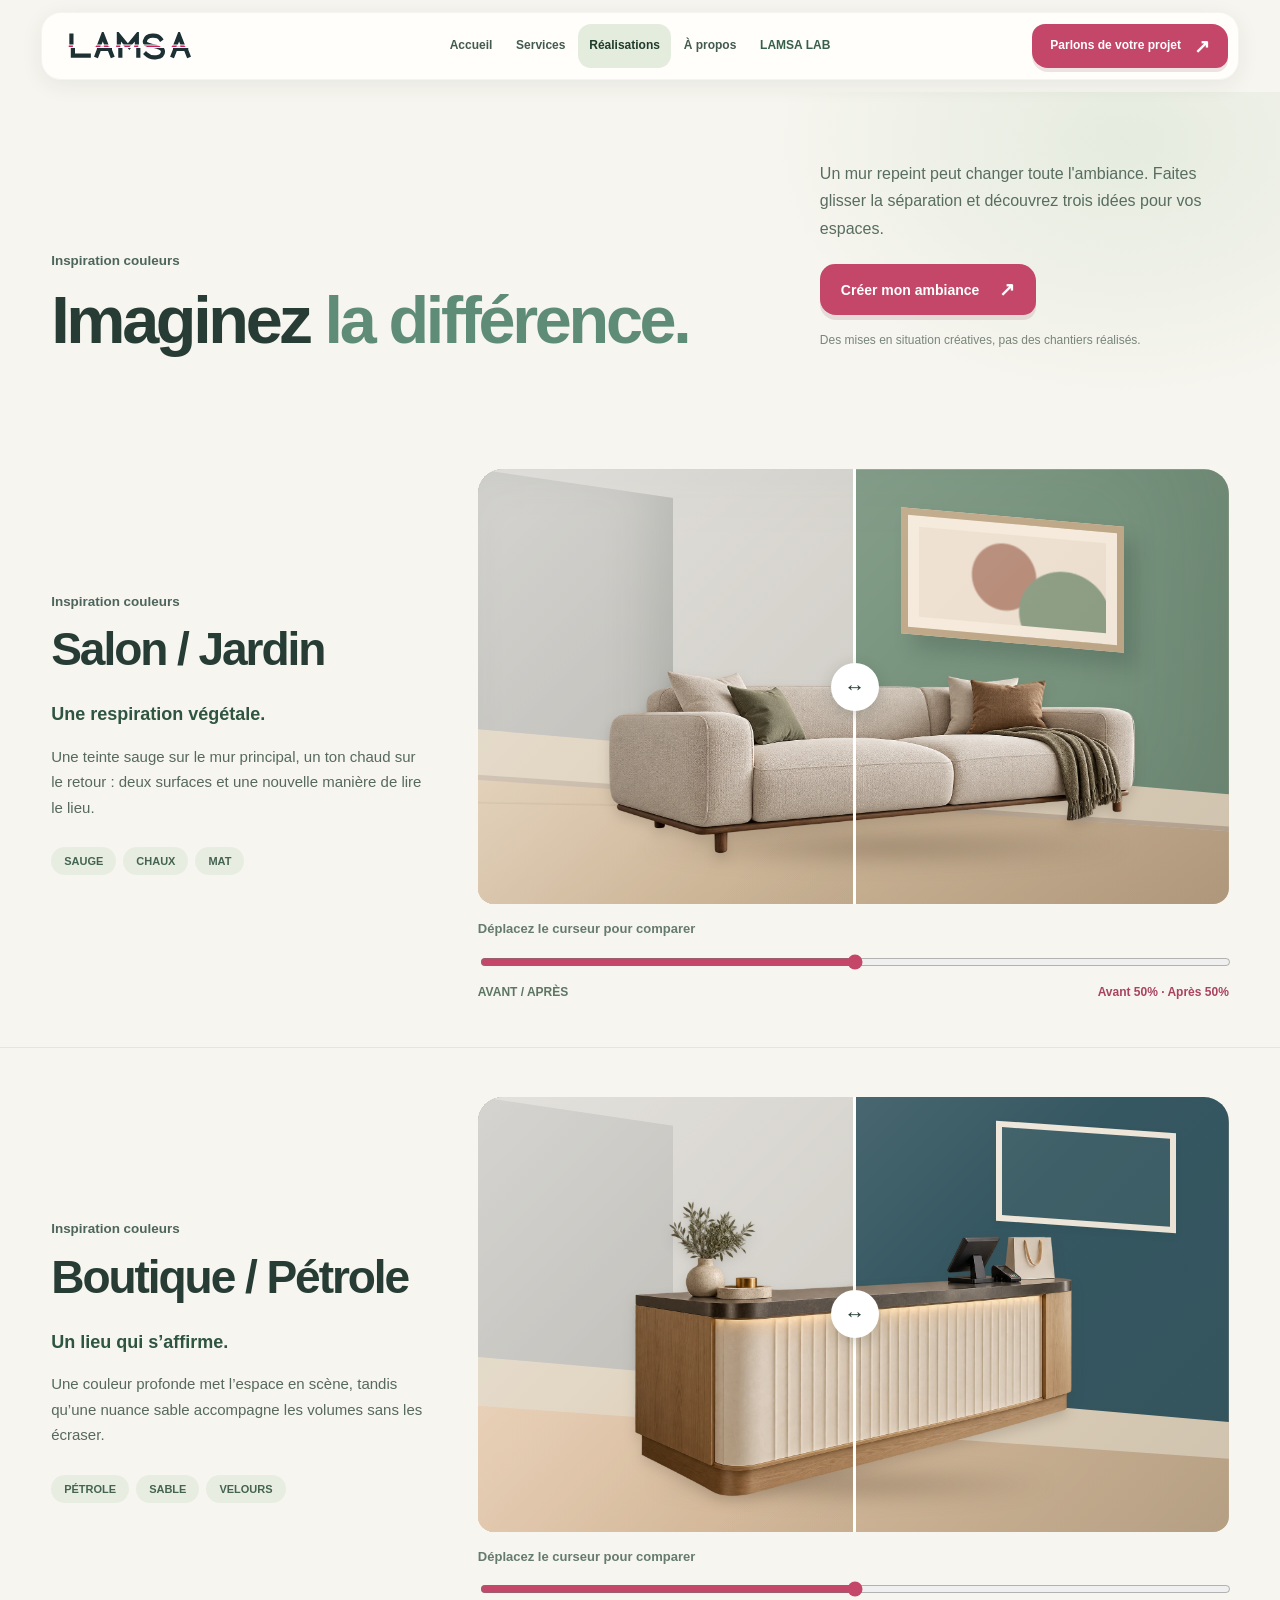
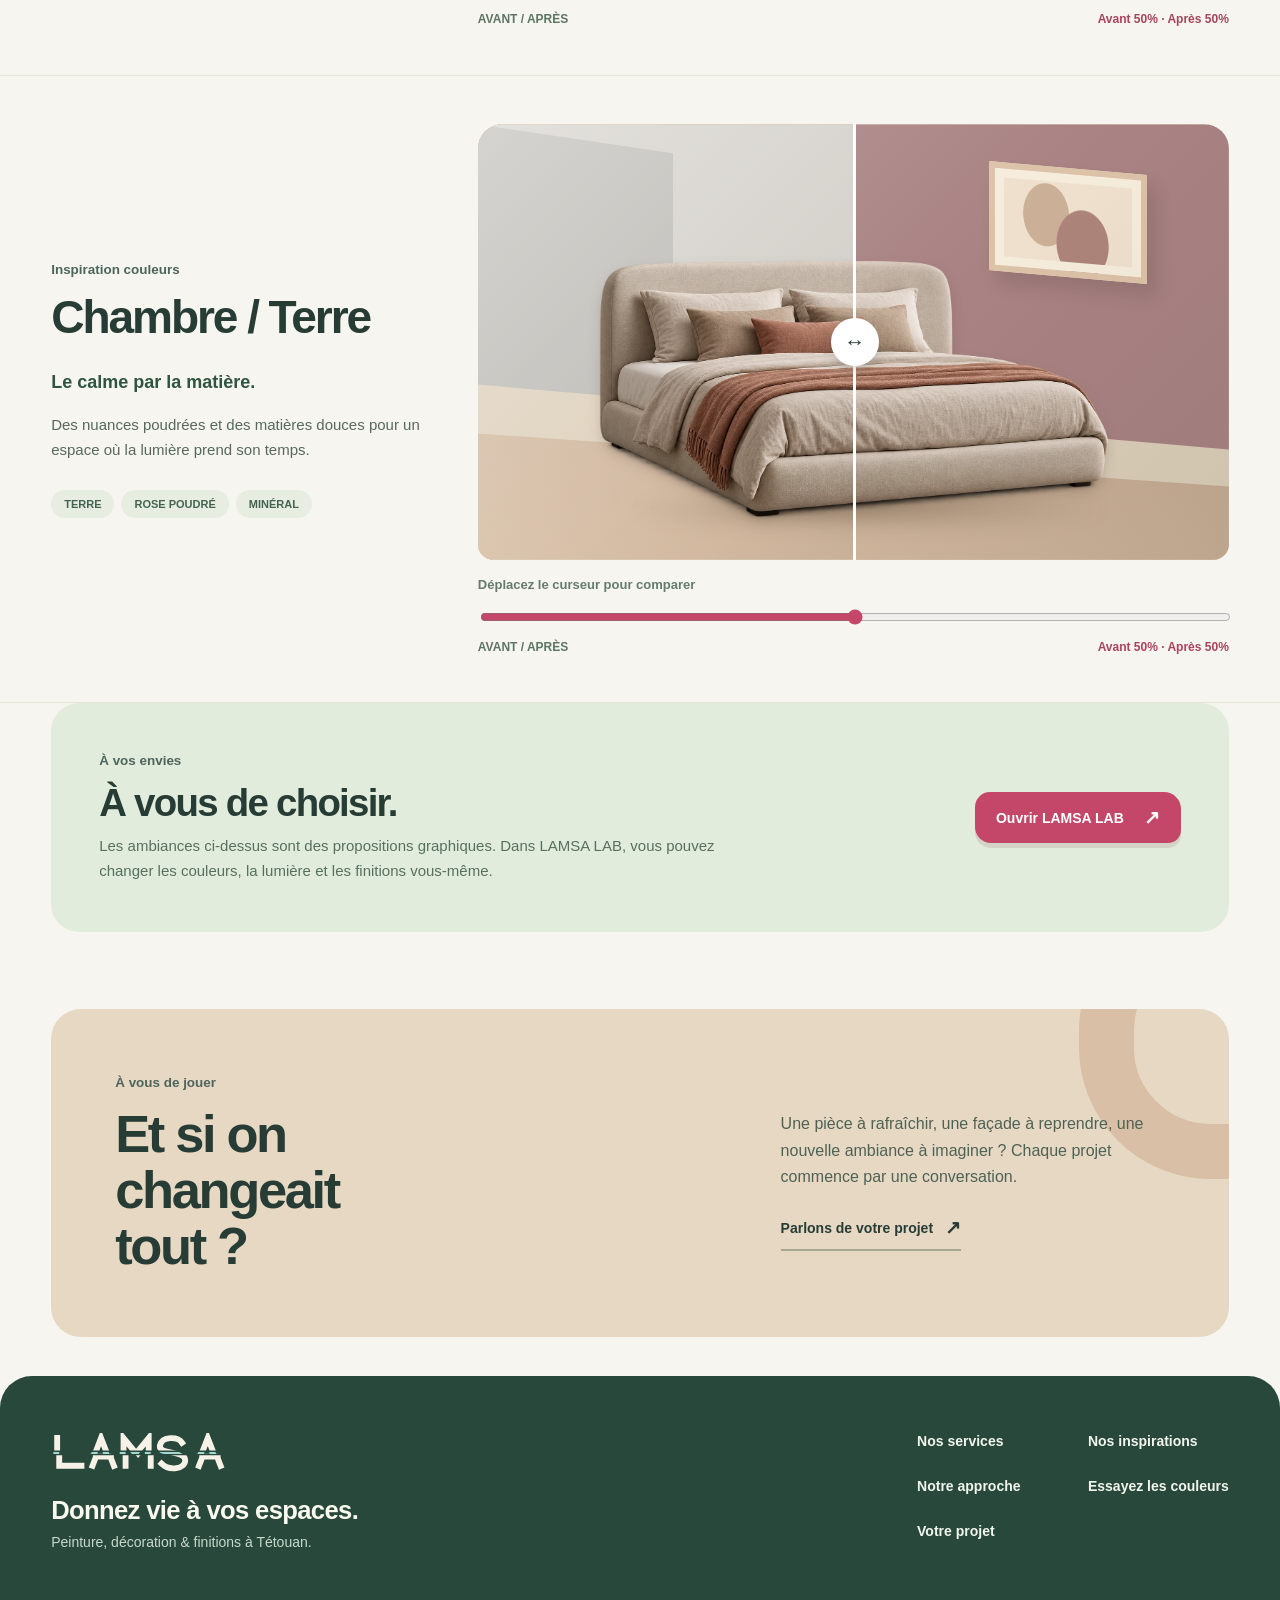
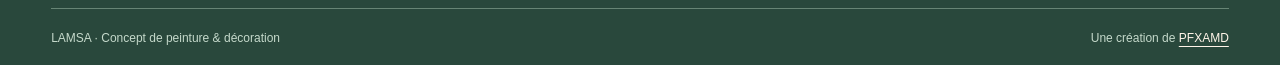
<file: realisations/index.html>
<!doctype html>
<html lang="fr"><head><meta charset="utf-8"><meta name="viewport" content="width=device-width, initial-scale=1">
<meta name="theme-color" content="#F5F5F0"><meta name="description" content="Explorez des études de décoration LAMSA en avant et après, et comparez les palettes imaginées pour différents espaces.">
<title>Études d’ambiances &amp; couleurs — LAMSA</title>
<link rel="icon" href="../brand/lamsa-symbol.svg" type="image/svg+xml">
<link rel="stylesheet" href="../brand/tokens.css">
<link rel="stylesheet" href="../assets/site.css?v=living-surfaces-nav-centered-2">
<script defer src="../assets/site.js"></script>
</head><body class="page-realisations"><div class="site-wrap"><a class="skip-site" href="#contenu">Aller au contenu</a>
<header class="topbar"><div class="topbar-inner"><a class="topbar-logo" href="../index.html" aria-label="LAMSA — Accueil"><img src="../brand/lamsa-wordmark.svg" width="612" height="132" alt="LAMSA"></a><nav id="siteNav" class="topbar-nav" aria-label="Navigation principale"><a href="../index.html" >Accueil</a><a href="../services/" >Services</a><a href="../realisations/" aria-current="page">Réalisations</a><a href="../a-propos/" >À propos</a><a href="../lab/" class="nav-lab" >LAMSA LAB</a><a href="../devis/" class="nav-quote" >Parlons de votre projet <span aria-hidden="true">↗</span></a></nav><button class="menu-toggle" type="button" aria-controls="siteNav" aria-expanded="false" aria-label="Ouvrir le menu"><span class="menu-glyph" aria-hidden="true"></span><span class="menu-text">Menu</span></button></div></header>
<main id="contenu">
<section class="page-intro"><div><span class="eyeline">Inspiration couleurs</span><h1>Imaginez <em>la différence.</em></h1></div><div class="page-intro-aside"><p>Un mur repeint peut changer toute l'ambiance. Faites glisser la séparation et découvrez trois idées pour vos espaces.</p><a href="../lab/" class="action-link">Créer mon ambiance <span aria-hidden="true">↗</span></a><small>Des mises en situation créatives, pas des chantiers réalisés.</small></div></section>

<article id="salon" class="case"><div class="case-copy"><span class="smallcaps">Inspiration couleurs</span><h2 class="display">Salon / Jardin</h2><p><strong>Une respiration végétale.</strong></p><p>Une teinte sauge sur le mur principal, un ton chaud sur le retour : deux surfaces et une nouvelle manière de lire le lieu.</p><div class="material-list"><span>SAUGE</span><span>CHAUX</span><span>MAT</span></div></div><div class="case-visual" style="--wipe:50%;--after-color:#78947E;--after-side:#E8DBC3"><div class="study-shot" data-study="salon" role="img" aria-label="Comparaison de couleurs avant après pour Salon / Jardin"><div class="study-wall"></div><div class="study-floor"></div><div class="study-skirting" aria-hidden="true"></div><div class="study-mark"></div><div class="before-layer"><div class="study-shot" data-study="salon" aria-hidden="true"><div class="study-wall"></div><div class="study-floor"></div><div class="study-skirting" aria-hidden="true"></div><div class="study-mark"></div></div></div><div class="study-furniture-stage study-sofa-stage" aria-hidden="true"><span class="study-furniture-shadow study-sofa-shadow"></span><picture class="study-furniture-media"><source srcset="../assets/realisations/sofa-salon.webp" type="image/webp"><img class="study-sofa" src="../assets/realisations/sofa-salon.png" alt="" width="1704" height="629" decoding="async"></picture></div><div class="wipe-line" aria-hidden="true"></div></div><label class="smallcaps" for="range-salon">Déplacez le curseur pour comparer</label><input class="case-range" id="range-salon" data-study-range type="range" min="0" max="100" value="50" aria-label="Comparer les couleurs avant et après pour Salon / Jardin"><div class="case-meta"><span>AVANT / APRÈS</span><span data-study-status aria-live="polite">Avant 50% · Après 50%</span></div></div></article><article id="boutique" class="case"><div class="case-copy"><span class="smallcaps">Inspiration couleurs</span><h2 class="display">Boutique / Pétrole</h2><p><strong>Un lieu qui s’affirme.</strong></p><p>Une couleur profonde met l’espace en scène, tandis qu’une nuance sable accompagne les volumes sans les écraser.</p><div class="material-list"><span>PÉTROLE</span><span>SABLE</span><span>VELOURS</span></div></div><div class="case-visual" style="--wipe:50%;--after-color:#355761;--after-side:#D7BA8C"><div class="study-shot" data-study="boutique" role="img" aria-label="Comparaison de couleurs avant après pour Boutique / Pétrole"><div class="study-wall"></div><div class="study-floor"></div><div class="study-mark"></div><div class="before-layer"><div class="study-shot" data-study="boutique" aria-hidden="true"><div class="study-wall"></div><div class="study-floor"></div><div class="study-mark"></div></div></div><div class="study-furniture-stage study-counter-stage" aria-hidden="true"><span class="study-furniture-shadow study-counter-shadow"></span><img class="study-furniture-media study-counter" src="../assets/realisations/counter-boutique.webp" alt="" width="1421" height="962" decoding="async" loading="lazy"></div><div class="wipe-line" aria-hidden="true"></div></div><label class="smallcaps" for="range-boutique">Déplacez le curseur pour comparer</label><input class="case-range" id="range-boutique" data-study-range type="range" min="0" max="100" value="50" aria-label="Comparer les couleurs avant et après pour Boutique / Pétrole"><div class="case-meta"><span>AVANT / APRÈS</span><span data-study-status aria-live="polite">Avant 50% · Après 50%</span></div></div></article><article id="chambre" class="case"><div class="case-copy"><span class="smallcaps">Inspiration couleurs</span><h2 class="display">Chambre / Terre</h2><p><strong>Le calme par la matière.</strong></p><p>Des nuances poudrées et des matières douces pour un espace où la lumière prend son temps.</p><div class="material-list"><span>TERRE</span><span>ROSE POUDRÉ</span><span>MINÉRAL</span></div></div><div class="case-visual" style="--wipe:50%;--after-color:#A98283;--after-side:#E5D7C6"><div class="study-shot" data-study="chambre" role="img" aria-label="Comparaison de couleurs avant après pour Chambre / Terre"><div class="study-wall"></div><div class="study-floor"></div><div class="study-mark"></div><div class="before-layer"><div class="study-shot" data-study="chambre" aria-hidden="true"><div class="study-wall"></div><div class="study-floor"></div><div class="study-mark"></div></div></div><div class="study-furniture-stage study-bed-stage" aria-hidden="true"><span class="study-furniture-shadow study-bed-shadow"></span><img class="study-furniture-media study-bed" src="../assets/realisations/bed-chambre.webp" alt="" width="1448" height="767" decoding="async" loading="lazy"></div><div class="wipe-line" aria-hidden="true"></div></div><label class="smallcaps" for="range-chambre">Déplacez le curseur pour comparer</label><input class="case-range" id="range-chambre" data-study-range type="range" min="0" max="100" value="50" aria-label="Comparer les couleurs avant et après pour Chambre / Terre"><div class="case-meta"><span>AVANT / APRÈS</span><span data-study-status aria-live="polite">Avant 50% · Après 50%</span></div></div></article>
<section class="next-band"><div><span class="smallcaps">À vos envies</span><h2 class="display">À vous de choisir.</h2><p>Les ambiances ci-dessus sont des propositions graphiques. Dans LAMSA LAB, vous pouvez changer les couleurs, la lumière et les finitions vous-même.</p></div><a href="../lab/" class="action-link">Ouvrir LAMSA LAB <span aria-hidden="true">↗</span></a></section>
<section class="final-cta" aria-labelledby="finalCtaTitle"><div><span class="smallcaps">À vous de jouer</span><h2 id="finalCtaTitle" class="display">Et si on<br>changeait<br>tout ?</h2></div><div><p>Une pièce à rafraîchir, une façade à reprendre, une nouvelle ambiance à imaginer ? Chaque projet commence par une conversation.</p><a href="../devis/" class="text-link">Parlons de votre projet <span aria-hidden="true">↗</span></a></div></section>
</main><footer class="site-footer"><div class="footer-main"><div class="footer-brand"><a href="../index.html" aria-label="LAMSA — Accueil"><img src="../brand/lamsa-wordmark-white.svg" width="612" height="132" alt="LAMSA"></a><p>Donnez vie à vos espaces.</p><span>Peinture, décoration & finitions à Tétouan.</span></div><nav class="footer-links" aria-label="Navigation en bas de page"><a href="../services/">Nos services</a><a href="../realisations/">Nos inspirations</a><a href="../a-propos/">Notre approche</a><a href="../lab/">Essayez les couleurs</a><a href="../devis/">Votre projet</a></nav></div><div class="footer-bottom"><span>LAMSA · Concept de peinture & décoration</span><span>Une création de <a href="https://www.pfxamd.com" rel="noopener noreferrer">PFXAMD</a></span></div></footer></div></body></html>
</file>
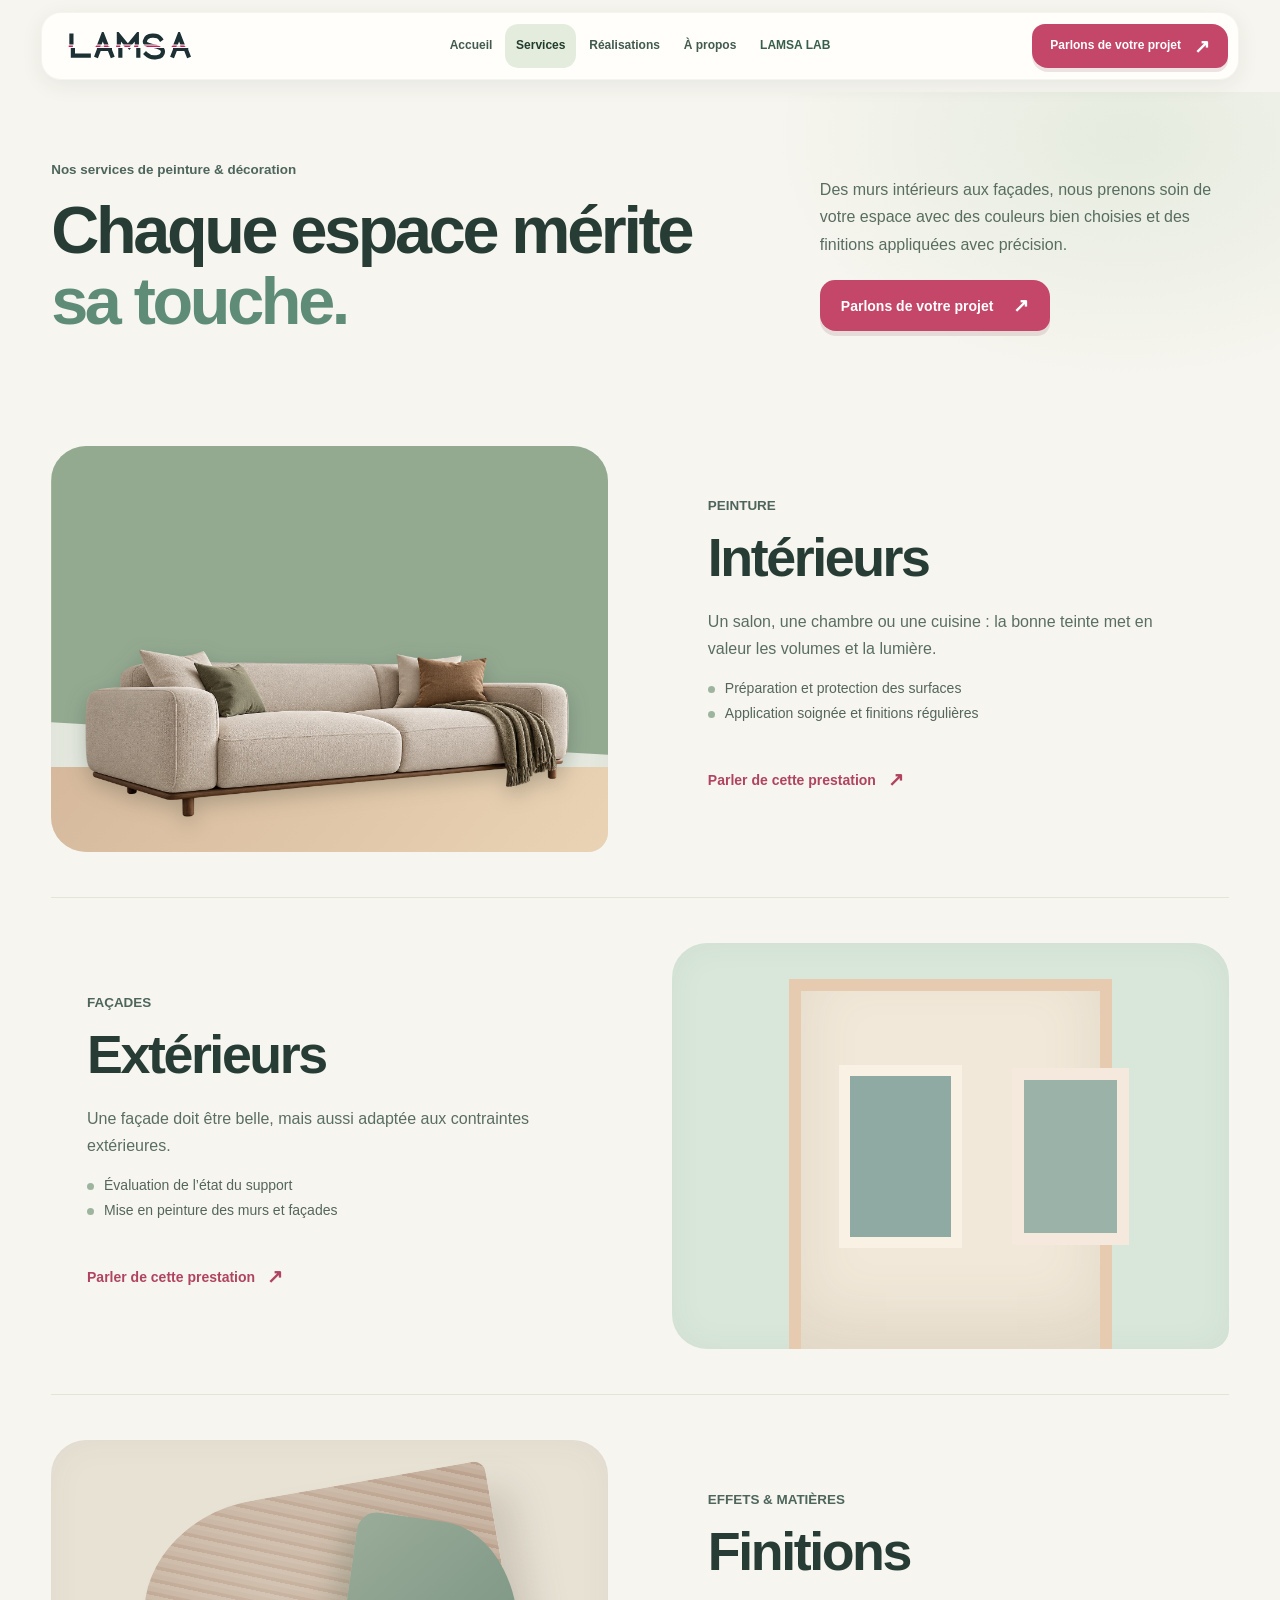
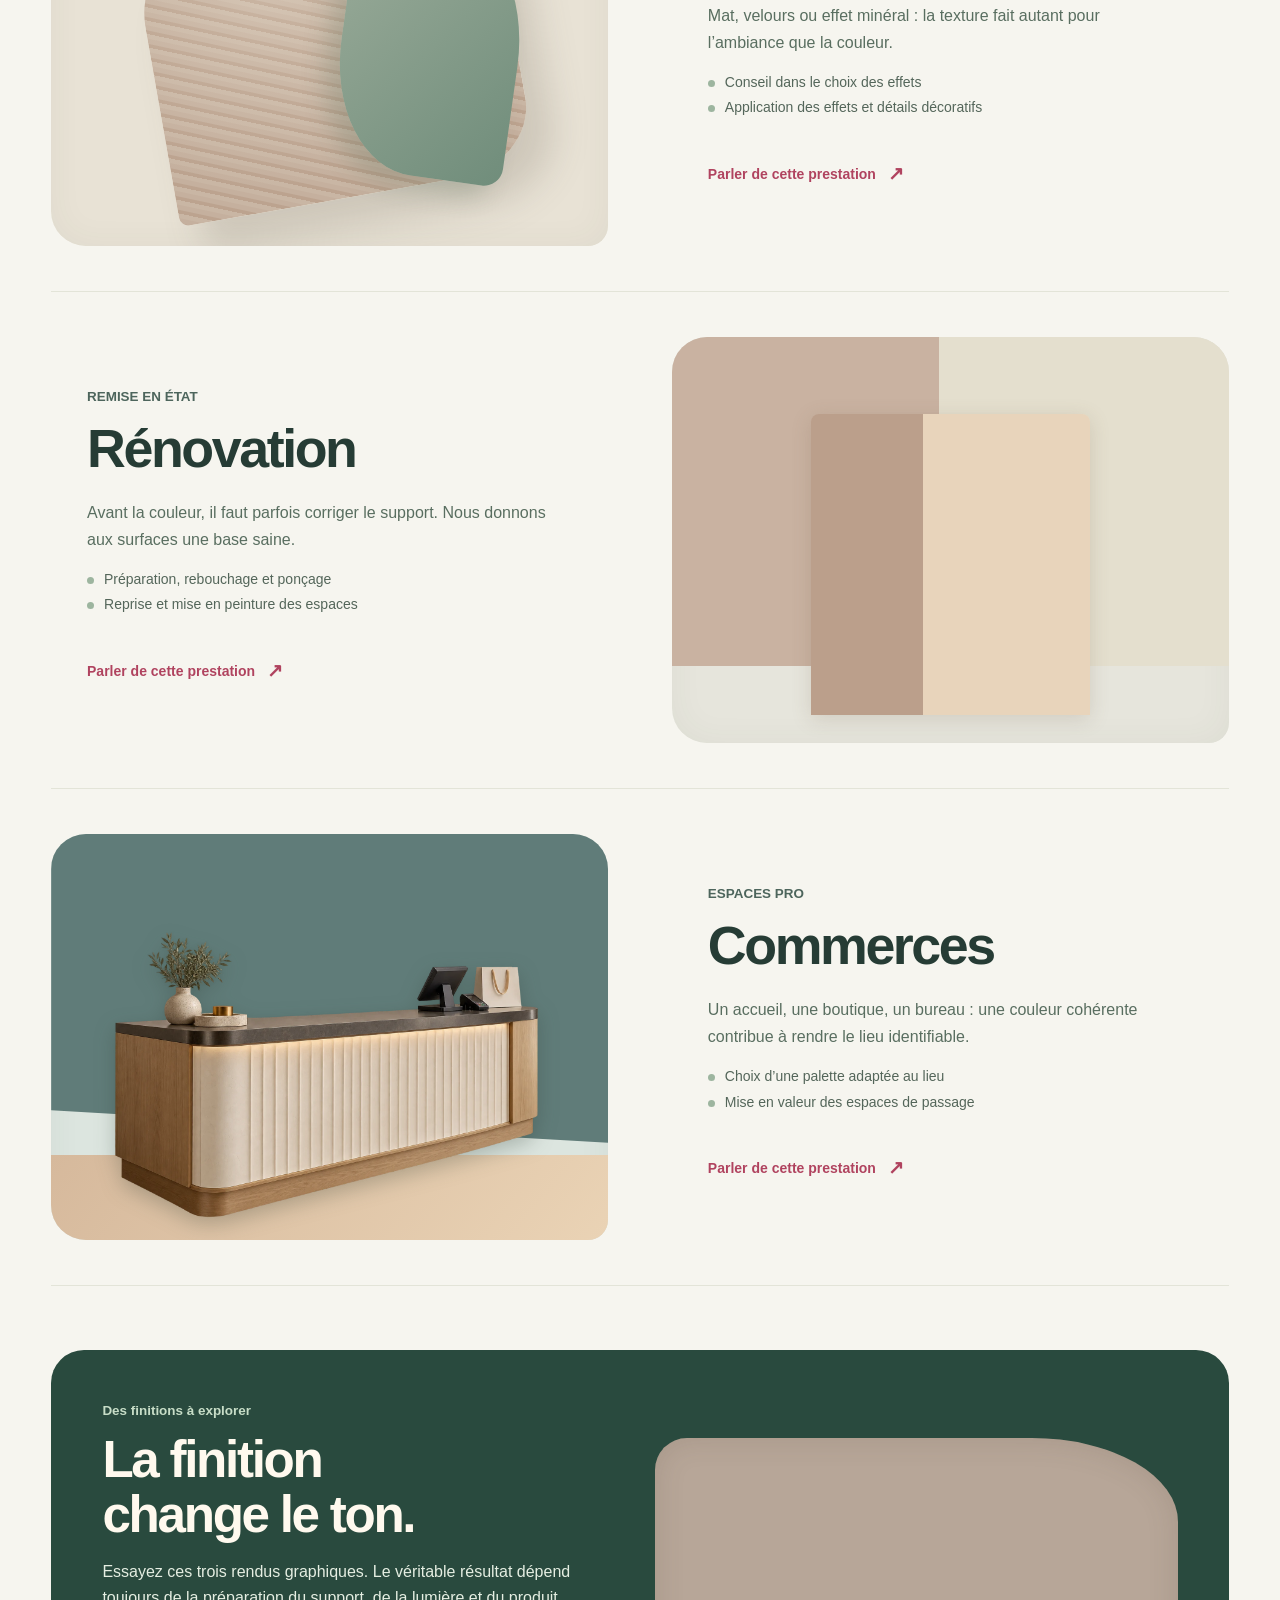
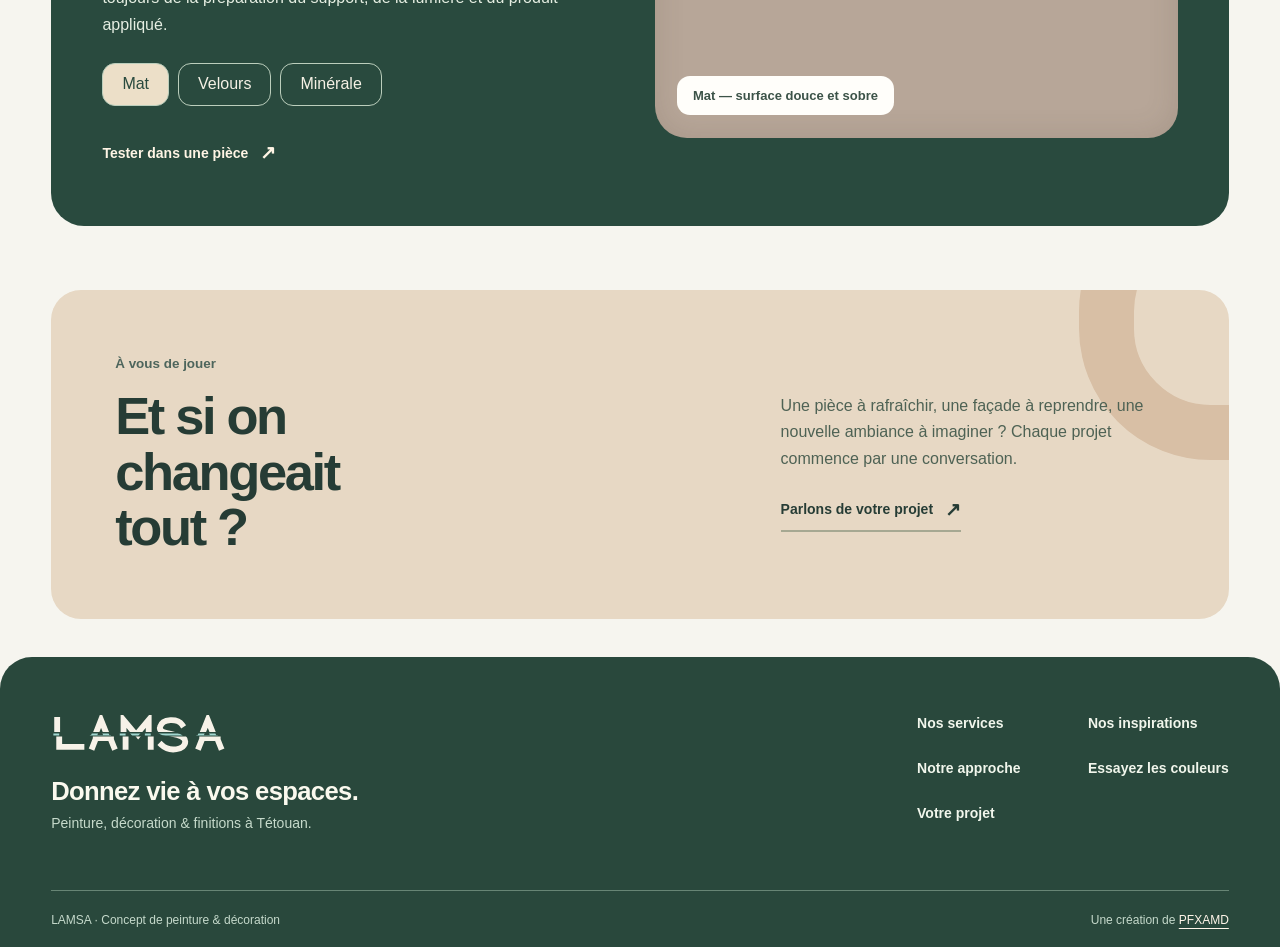
<file: services/index.html>
<!doctype html>
<html lang="fr"><head><meta charset="utf-8"><meta name="viewport" content="width=device-width, initial-scale=1">
<meta name="theme-color" content="#F5F5F0"><meta name="description" content="Peinture intérieure, extérieure, finitions, rénovation et décoration de commerces à Tétouan.">
<title>Services de peinture &amp; décoration — LAMSA</title>
<link rel="icon" href="../brand/lamsa-symbol.svg" type="image/svg+xml">
<link rel="stylesheet" href="../brand/tokens.css">
<link rel="stylesheet" href="../assets/site.css?v=living-surfaces-nav-centered-2">
<script defer src="../assets/site.js"></script>
</head><body class="page-services"><div class="site-wrap"><a class="skip-site" href="#contenu">Aller au contenu</a>
<header class="topbar"><div class="topbar-inner"><a class="topbar-logo" href="../index.html" aria-label="LAMSA — Accueil"><img src="../brand/lamsa-wordmark.svg" width="612" height="132" alt="LAMSA"></a><nav id="siteNav" class="topbar-nav" aria-label="Navigation principale"><a href="../index.html" >Accueil</a><a href="../services/" aria-current="page">Services</a><a href="../realisations/" >Réalisations</a><a href="../a-propos/" >À propos</a><a href="../lab/" class="nav-lab" >LAMSA LAB</a><a href="../devis/" class="nav-quote" >Parlons de votre projet <span aria-hidden="true">↗</span></a></nav><button class="menu-toggle" type="button" aria-controls="siteNav" aria-expanded="false" aria-label="Ouvrir le menu"><span class="menu-glyph" aria-hidden="true"></span><span class="menu-text">Menu</span></button></div></header>
<main id="contenu">
<section class="page-intro"><div><span class="eyeline">Nos services de peinture & décoration</span><h1>Chaque espace mérite <em>sa touche.</em></h1></div><div class="page-intro-aside"><p>Des murs intérieurs aux façades, nous prenons soin de votre espace avec des couleurs bien choisies et des finitions appliquées avec précision.</p><a href="../devis/" class="action-link">Parlons de votre projet <span aria-hidden="true">↗</span></a></div></section>

<section id="interieur" class="service-detail" aria-labelledby="service-interieur"><div class="service-copy"><span class="smallcaps">PEINTURE</span><h2 id="service-interieur" class="service-heading display">Intérieurs</h2><p>Un salon, une chambre ou une cuisine : la bonne teinte met en valeur les volumes et la lumière.</p><ul><li>Préparation et protection des surfaces</li><li>Application soignée et finitions régulières</li></ul><a href="../devis/?service=interieur" class="text-link detail-link">Parler de cette prestation <span aria-hidden="true">↗</span></a></div><div class="service-art" data-art="interieur" role="img" aria-label="Un salon aux murs nouvellement peints"><div class="art-slab"></div><img src="../assets/realisations/sofa-salon.webp" alt="" loading="lazy"></div></section><section id="exterieur" class="service-detail" aria-labelledby="service-exterieur"><div class="service-copy"><span class="smallcaps">FAÇADES</span><h2 id="service-exterieur" class="service-heading display">Extérieurs</h2><p>Une façade doit être belle, mais aussi adaptée aux contraintes extérieures.</p><ul><li>Évaluation de l’état du support</li><li>Mise en peinture des murs et façades</li></ul><a href="../devis/?service=exterieur" class="text-link detail-link">Parler de cette prestation <span aria-hidden="true">↗</span></a></div><div class="service-art" data-art="exterieur" role="img" aria-label="Composition originale représentant une façade aux fenêtres graphiques"><div class="art-slab"></div></div></section><section id="finitions" class="service-detail" aria-labelledby="service-finitions"><div class="service-copy"><span class="smallcaps">EFFETS & MATIÈRES</span><h2 id="service-finitions" class="service-heading display">Finitions</h2><p>Mat, velours ou effet minéral : la texture fait autant pour l’ambiance que la couleur.</p><ul><li>Conseil dans le choix des effets</li><li>Application des effets et détails décoratifs</li></ul><a href="../devis/?service=finitions" class="text-link detail-link">Parler de cette prestation <span aria-hidden="true">↗</span></a></div><div class="service-art" data-art="finitions" role="img" aria-label="Composition originale représentant une surface à effet texturé"><div class="art-slab"></div></div></section><section id="renovation" class="service-detail" aria-labelledby="service-renovation"><div class="service-copy"><span class="smallcaps">REMISE EN ÉTAT</span><h2 id="service-renovation" class="service-heading display">Rénovation</h2><p>Avant la couleur, il faut parfois corriger le support. Nous donnons aux surfaces une base saine.</p><ul><li>Préparation, rebouchage et ponçage</li><li>Reprise et mise en peinture des espaces</li></ul><a href="../devis/?service=renovation" class="text-link detail-link">Parler de cette prestation <span aria-hidden="true">↗</span></a></div><div class="service-art" data-art="renovation" role="img" aria-label="Composition originale représentant une surface restaurée à deux états"><div class="art-slab"></div></div></section><section id="commerce" class="service-detail" aria-labelledby="service-commerce"><div class="service-copy"><span class="smallcaps">ESPACES PRO</span><h2 id="service-commerce" class="service-heading display">Commerces</h2><p>Un accueil, une boutique, un bureau : une couleur cohérente contribue à rendre le lieu identifiable.</p><ul><li>Choix d’une palette adaptée au lieu</li><li>Mise en valeur des espaces de passage</li></ul><a href="../devis/?service=commerce" class="text-link detail-link">Parler de cette prestation <span aria-hidden="true">↗</span></a></div><div class="service-art" data-art="commerce" role="img" aria-label="Une boutique avec son comptoir et ses murs colorés"><div class="art-slab"></div><img src="../assets/realisations/counter-boutique.webp" alt="" loading="lazy"></div></section>
<section class="finish-demo" aria-labelledby="finishDemoTitle"><div><span class="smallcaps" style="color:var(--mint)">Des finitions à explorer</span><h2 id="finishDemoTitle" class="display">La finition<br>change le ton.</h2><p>Essayez ces trois rendus graphiques. Le véritable résultat dépend toujours de la préparation du support, de la lumière et du produit appliqué.</p><div class="finish-tabs" role="group" aria-label="Comparer les finitions"><button data-finish-demo="mat" type="button" aria-pressed="true">Mat</button><button data-finish-demo="velours" type="button" aria-pressed="false">Velours</button><button data-finish-demo="mineral" type="button" aria-pressed="false">Minérale</button></div><a class="text-link" href="../lab/">Tester dans une pièce <span aria-hidden="true">↗</span></a></div><div class="finish-sample" data-finish-demo="mat" role="img" aria-label="Aperçu indicatif de la finition"><span class="cut-rule" aria-hidden="true"></span><span class="sample-number">Mat — surface douce et sobre</span></div></section>
<section class="final-cta" aria-labelledby="finalCtaTitle"><div><span class="smallcaps">À vous de jouer</span><h2 id="finalCtaTitle" class="display">Et si on<br>changeait<br>tout ?</h2></div><div><p>Une pièce à rafraîchir, une façade à reprendre, une nouvelle ambiance à imaginer ? Chaque projet commence par une conversation.</p><a href="../devis/" class="text-link">Parlons de votre projet <span aria-hidden="true">↗</span></a></div></section>
</main><footer class="site-footer"><div class="footer-main"><div class="footer-brand"><a href="../index.html" aria-label="LAMSA — Accueil"><img src="../brand/lamsa-wordmark-white.svg" width="612" height="132" alt="LAMSA"></a><p>Donnez vie à vos espaces.</p><span>Peinture, décoration & finitions à Tétouan.</span></div><nav class="footer-links" aria-label="Navigation en bas de page"><a href="../services/">Nos services</a><a href="../realisations/">Nos inspirations</a><a href="../a-propos/">Notre approche</a><a href="../lab/">Essayez les couleurs</a><a href="../devis/">Votre projet</a></nav></div><div class="footer-bottom"><span>LAMSA · Concept de peinture & décoration</span><span>Une création de <a href="https://www.pfxamd.com" rel="noopener noreferrer">PFXAMD</a></span></div></footer></div></body></html>
</file>
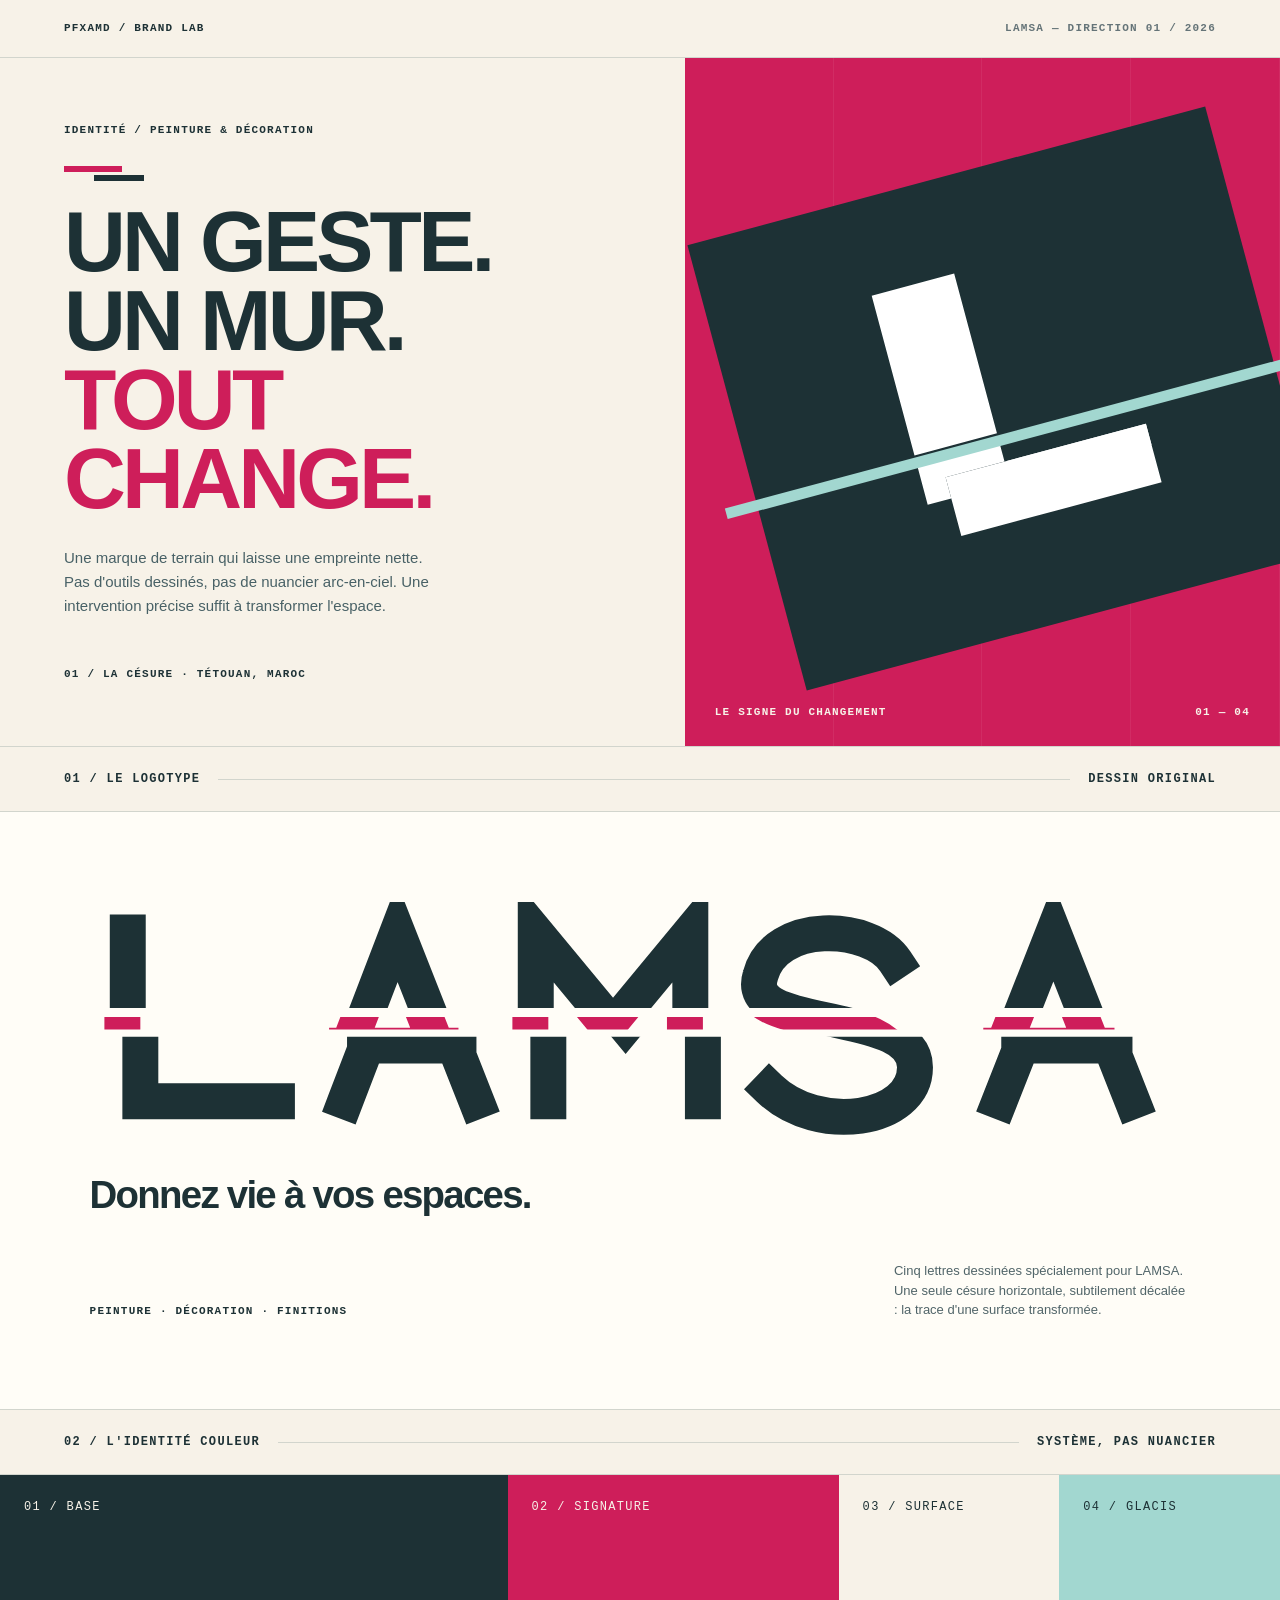
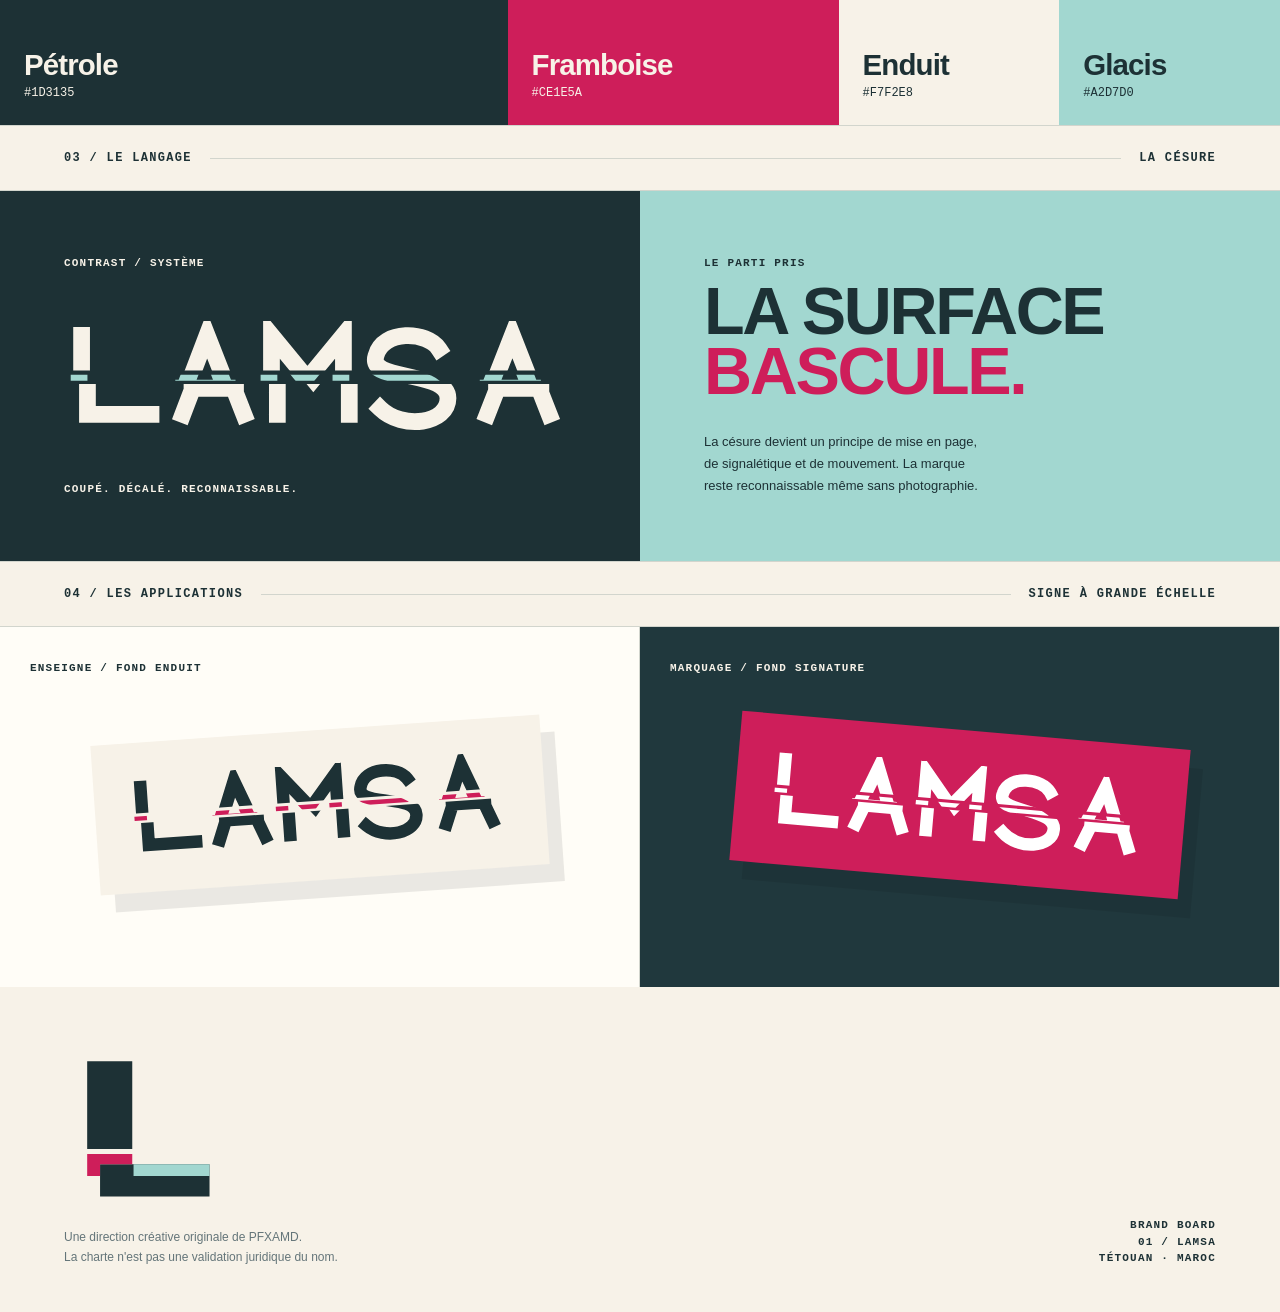
<file: brand/preview.html>
<!doctype html>
<html lang="fr"><head><meta charset="utf-8"/><meta name="viewport" content="width=device-width,initial-scale=1"/><meta name="theme-color" content="#F7F2E8"/><title>LAMSA — Direction de marque 01</title><link rel="stylesheet" href="tokens.css"/>
<style>
*,*:before,*:after{box-sizing:border-box}html{scroll-behavior:smooth}body{margin:0;background:var(--lamsa-plaster);color:var(--lamsa-ink);font-family:var(--lamsa-text);-webkit-font-smoothing:antialiased}img{display:block;max-width:100%}.page{max-width:1600px;margin:auto;overflow:hidden}.eyebrow{font:700 11px/1.5 ui-monospace,Consolas,monospace;letter-spacing:.11em;text-transform:uppercase}
.masthead{display:flex;justify-content:space-between;gap:20px;padding:20px clamp(24px,5vw,80px);border-bottom:1px solid var(--lamsa-rule)}.masthead .eyebrow:last-child{color:#657478}
.cover{display:grid;grid-template-columns:1.07fr .93fr;min-height:560px}.copy{display:flex;flex-direction:column;align-items:flex-start;padding:clamp(32px,5vw,80px)}.mini-rule{width:58px;height:6px;background:var(--lamsa-signature);margin:28px 0 30px;position:relative}.mini-rule:after{content:"";position:absolute;top:9px;left:30px;width:50px;height:6px;background:var(--lamsa-ink)}h1{font-family:Impact,"Arial Narrow",Arial,sans-serif;line-height:.92;font-weight:900;text-transform:uppercase;letter-spacing:-.045em;font-size:clamp(50px,6.7vw,118px);margin:0 0 28px}h1 em{font-style:normal;color:var(--lamsa-signature)}.copy p{max-width:46ch;font-size:15px;line-height:1.6;color:#486166;margin:0}.copy .code{margin-top:auto;padding-top:48px}
.poster{position:relative;min-height:520px;background:var(--lamsa-signature);overflow:hidden;color:var(--lamsa-plaster)}.poster:before{content:"";position:absolute;inset:0;background:repeating-linear-gradient(90deg,transparent 0,transparent calc(25% - 1px),#ffffff2d calc(25% - 1px),#ffffff2d 25%);opacity:.35}.poster .surface{position:absolute;width:90%;height:67%;top:16%;left:9%;background:var(--lamsa-ink);transform:rotate(-15deg);display:flex;align-items:center;justify-content:center}.poster .surface:after{content:"";position:absolute;left:-6%;right:-6%;height:11px;top:55%;background:var(--lamsa-glaze);transform:translateY(10px)}.poster .big-icon{width:60%;transform:translate(14px,-10px);filter:brightness(0) invert(1)}.poster-note{position:absolute;bottom:26px;left:30px;right:30px;display:flex;justify-content:space-between;gap:15px}
.section-label{display:flex;align-items:center;gap:18px;padding:23px clamp(24px,5vw,80px);border-block:1px solid var(--lamsa-rule)}.section-label b{font-size:12px}.section-label .line{height:1px;background:var(--lamsa-rule);flex:1}.display{padding:clamp(40px,7vw,100px) clamp(24px,7vw,110px);background:#fffdf7}.display img{width:100%;margin-bottom:35px}.signature{font-size:clamp(21px,3vw,42px);letter-spacing:-.045em;font-weight:650;line-height:1.1}.designation{display:flex;justify-content:space-between;align-items:flex-end;gap:20px;margin-top:45px;flex-wrap:wrap}.designation p{font-size:13px;color:#516569;line-height:1.5;max-width:41ch;margin:0}
.palette{display:grid;grid-template-columns:2.3fr 1.5fr 1fr 1fr;min-height:250px}.swatch{padding:24px;display:flex;flex-direction:column;justify-content:space-between}.swatch strong{font-size:clamp(18px,2.3vw,31px);letter-spacing:-.03em}.swatch span{font:12px/1.4 ui-monospace,monospace}.swatch:nth-child(1){background:#1D3135;color:#F7F2E8}.swatch:nth-child(2){background:#CE1E5A;color:#F7F2E8}.swatch:nth-child(3){background:#F7F2E8;color:#1D3135}.swatch:nth-child(4){background:#A2D7D0;color:#1D3135}
.expression{display:grid;grid-template-columns:1fr 1fr;min-height:370px}.expression>div{padding:clamp(30px,5vw,76px);display:flex;flex-direction:column;justify-content:space-between}.expression .left{background:var(--lamsa-ink);color:var(--lamsa-plaster)}.expression .left img{width:100%}.expression .right{background:var(--lamsa-glaze)}.expression strong{font-family:Impact,"Arial Narrow",Arial,sans-serif;font-size:clamp(46px,5.2vw,90px);line-height:.9;letter-spacing:-.035em;font-weight:900;text-transform:uppercase}.expression strong span{color:var(--lamsa-signature)}.expression p{font-size:13px;max-width:40ch;line-height:1.7;margin:20px 0 0}
.applications{display:grid;grid-template-columns:1fr 1fr;background:#fffdf7}.app{min-height:360px;position:relative;overflow:hidden;padding:30px;border-right:1px solid var(--lamsa-rule)}.app.dark{background:#20383d;color:var(--lamsa-plaster)}.sign{height:150px;max-width:450px;margin:53px auto 0;background:#F7F2E8;transform:rotate(-4deg);box-shadow:14px 18px 0 #00000015;display:flex;align-items:center;padding:22px 34px}.sign img{width:100%}.app.dark .sign{background:var(--lamsa-signature);transform:rotate(5deg)}.app.dark .sign img{filter:grayscale(1) brightness(0) invert(1)}.end{padding:55px clamp(24px,5vw,80px) 45px;display:flex;justify-content:space-between;gap:20px;align-items:end}.end img{max-width:170px}.end p{font-size:12px;line-height:1.6;color:#647579;margin:16px 0 0}.end .eyebrow{text-align:right}
@media(max-width:850px){.cover{grid-template-columns:1fr}.copy{min-height:490px}.poster{min-height:400px}.palette{grid-template-columns:1fr 1fr}.swatch{min-height:200px}.expression,.applications{grid-template-columns:1fr}.expression>div{min-height:320px}.app{min-height:300px}}@media(max-width:480px){.masthead{padding:16px 20px}.masthead .eyebrow{font-size:9px}.copy{padding:30px 23px;min-height:440px}h1{font-size:clamp(55px,14.4vw,79px)}.copy .code{padding-top:33px}.poster{min-height:310px}.poster-note{left:20px;right:20px}.display{padding:48px 22px}.palette .swatch{min-height:180px;padding:18px}.swatch strong{font-size:20px}.end{padding:36px 22px}.section-label{padding:18px 22px}.expression>div{padding:35px 22px;min-height:280px}}@media(prefers-reduced-motion:reduce){html{scroll-behavior:auto}}
</style></head>
<body><div class="page"><header class="masthead"><span class="eyebrow">PFxamd / Brand Lab</span><span class="eyebrow">LAMSA — Direction 01 / 2026</span></header><main>
<section class="cover" aria-labelledby="manifesto"><div class="copy"><span class="eyebrow">Identité / Peinture & décoration</span><div class="mini-rule" aria-hidden="true"></div><h1 id="manifesto">Un geste.<br>Un mur.<br><em>Tout change.</em></h1><p>Une marque de terrain qui laisse une empreinte nette. Pas d'outils dessinés, pas de nuancier arc-en-ciel. Une intervention précise suffit à transformer l'espace.</p><span class="eyebrow code">01 / La césure · Tétouan, Maroc</span></div><div class="poster" aria-label="Composition graphique LAMSA"><div class="surface"><img class="big-icon" src="lamsa-symbol-white.svg" alt=""/></div><div class="poster-note eyebrow"><span>Le signe du changement</span><span>01 — 04</span></div></div></section>
<div class="section-label"><b class="eyebrow">01 / Le logotype</b><span class="line"></span><b class="eyebrow">Dessin original</b></div>
<section class="display" aria-label="Logotype LAMSA"><img src="lamsa-wordmark.svg" alt="LAMSA, logotype original coupé et décalé"/><div class="signature">Donnez vie à vos espaces.</div><div class="designation"><span class="eyebrow">Peinture · Décoration · Finitions</span><p>Cinq lettres dessinées spécialement pour LAMSA. Une seule césure horizontale, subtilement décalée : la trace d'une surface transformée.</p></div></section>
<div class="section-label"><b class="eyebrow">02 / L'identité couleur</b><span class="line"></span><b class="eyebrow">Système, pas nuancier</b></div>
<section class="palette" aria-label="Palette de quatre couleurs"><div class="swatch"><span class="eyebrow">01 / Base</span><div><strong>Pétrole</strong><br><span>#1D3135</span></div></div><div class="swatch"><span class="eyebrow">02 / Signature</span><div><strong>Framboise</strong><br><span>#CE1E5A</span></div></div><div class="swatch"><span class="eyebrow">03 / Surface</span><div><strong>Enduit</strong><br><span>#F7F2E8</span></div></div><div class="swatch"><span class="eyebrow">04 / Glacis</span><div><strong>Glacis</strong><br><span>#A2D7D0</span></div></div></section>
<div class="section-label"><b class="eyebrow">03 / Le langage</b><span class="line"></span><b class="eyebrow">La césure</b></div><section class="expression"><div class="left"><span class="eyebrow">Contrast / Système</span><img src="lamsa-wordmark-white.svg" alt="LAMSA, version claire"/><span class="eyebrow">Coupé. Décalé. Reconnaissable.</span></div><div class="right"><span class="eyebrow">Le parti pris</span><strong>La surface<br><span>bascule.</span></strong><p>La césure devient un principe de mise en page, de signalétique et de mouvement. La marque reste reconnaissable même sans photographie.</p></div></section>
<div class="section-label"><b class="eyebrow">04 / Les applications</b><span class="line"></span><b class="eyebrow">Signe à grande échelle</b></div><section class="applications"><div class="app"><span class="eyebrow">Enseigne / Fond enduit</span><div class="sign"><img src="lamsa-wordmark.svg" alt="LAMSA sur enseigne claire"/></div></div><div class="app dark"><span class="eyebrow">Marquage / Fond signature</span><div class="sign"><img src="lamsa-wordmark.svg" alt="LAMSA sur enseigne framboise"/></div></div></section>
</main><footer class="end"><div><img src="lamsa-symbol.svg" alt="Symbole LAMSA"/><p>Une direction créative originale de PFXAMD.<br>La charte n'est pas une validation juridique du nom.</p></div><div class="eyebrow">Brand board<br>01 / LAMSA<br>Tétouan · Maroc</div></footer></div></body></html>
</file>
<file: brand/tokens.css>
/* LAMSA — Direction 01 / La Césure. */
:root {
  --lamsa-ink: #1D3135;
  --lamsa-signature: #CE1E5A;
  --lamsa-plaster: #F7F2E8;
  --lamsa-glaze: #A2D7D0;
  --lamsa-rule: #D2D5CD;
  --lamsa-display: "Arial Narrow", "Helvetica Neue", Arial, sans-serif;
  --lamsa-text: "Helvetica Neue", Arial, sans-serif;
}
</file>
<file: assets/site.css>
/* LAMSA — Living Surfaces. A home-painting company, not a magazine. */
:root{color-scheme:light;--ink:#263c35;--ink-soft:#4d655c;--paper:#f6f5ef;--white:#fffefa;--leaf:#78947e;--sage:#dbe6da;--sand:#ead2b9;--clay:#bb826a;--pink:#c44769;--mint:#a2d7d0;--rule:#e5e5da;--pad:clamp(18px,4vw,66px);--round:27px;--shadow:0 17px 40px rgba(29,48,39,.08);--font:ui-sans-serif,"Segoe UI",Arial,"Helvetica Neue",sans-serif}
*,*::before,*::after{box-sizing:border-box}
html{scroll-behavior:smooth;scroll-padding-top:110px;overflow-x:hidden}
body{margin:0;background:var(--paper);color:var(--ink);font-family:var(--font);-webkit-font-smoothing:antialiased}
a{color:inherit;text-decoration:none}button,input,textarea,select{font:inherit}button{cursor:pointer}img,svg{display:block;max-width:100%}
:focus-visible{outline:3px solid var(--pink);outline-offset:4px}
::selection{background:#b9d5b9;color:#203c32}
.skip-site{position:absolute;left:16px;top:-120px;z-index:1000;background:#fff;padding:14px 20px;border-radius:12px}.skip-site:focus{top:9px}
.site-wrap{max-width:1690px;margin:auto;overflow:clip;min-height:100dvh}
/* A calm, comfortable navigation surface—soft paint finish, generous touch targets. */
.topbar{position:sticky;top:0;z-index:70;padding:12px clamp(15px,3.2vw,52px);background:rgba(246,245,239,.96);backdrop-filter:blur(16px);-webkit-backdrop-filter:blur(16px)}
.topbar-inner{position:relative;min-height:68px;border-radius:20px;background:var(--white);box-shadow:0 5px 22px rgba(43,59,45,.07),inset 0 0 0 1px rgba(75,95,76,.055);padding:8px clamp(16px,2vw,30px);display:grid;grid-template-columns:minmax(0,1fr);align-items:center;transition:box-shadow .2s ease}
.topbar.is-scrolled .topbar-inner{box-shadow:0 11px 28px rgba(43,59,45,.15)}
.topbar-logo{display:block;grid-area:1/1;justify-self:start;position:relative;z-index:1;width:clamp(113px,10vw,146px)}.topbar-logo img{width:100%;height:auto}
/* Keep the five page links centered in the entire navbar, independent of the logo and CTA. */
.topbar-nav{grid-area:1/1;display:flex;align-items:center;justify-content:center;gap:2px;min-width:0;margin:0}
.topbar-nav>a{min-height:44px;display:inline-flex;align-items:center;justify-content:center;padding:11px clamp(8px,.85vw,16px);border-radius:13px;font-size:clamp(12px,.9vw,14px);font-weight:630;line-height:1.15;white-space:nowrap;color:#425a50;transition:background .18s,color .18s,transform .18s}
.topbar-nav>a:not(.nav-quote):hover{background:#edf2e9;color:var(--ink)}
.topbar-nav>a:not(.nav-quote)[aria-current="page"]{background:#e4ecde;color:#203c2c}
.topbar-nav .nav-lab{color:#375f4b}
.topbar-nav>a.nav-quote{position:absolute;right:11px;top:50%;transform:translateY(-50%);margin-left:0;padding:11px 18px;gap:13px;background:var(--pink);color:white;border-radius:13px 16px 12px 16px;font-weight:740;box-shadow:0 4px 0 rgba(109,32,49,.12)}
.topbar-nav>a.nav-quote:hover{background:#af3559;transform:translateY(calc(-50% - 2px))}
.topbar-nav>a.nav-quote[aria-current="page"]{background:#9c2d4c}
.topbar-nav .nav-quote span{font-size:19px;line-height:1}
.menu-toggle{display:none;gap:10px;align-items:center;justify-content:center;min-height:44px;border:0;background:#e9f0e7;border-radius:13px;padding:0 13px;color:var(--ink);font-weight:700;font-size:13px}
.menu-glyph{display:block;width:22px;height:17px;position:relative;border-block:2px solid currentColor;transition:transform .2s}
.menu-glyph::after{content:"";height:2px;position:absolute;top:6px;left:0;right:0;background:currentColor}
.topbar.menu-open .menu-glyph{transform:rotate(45deg);border-top-color:transparent;border-bottom-color:transparent}
.topbar.menu-open .menu-glyph::after{transform:rotate(-90deg)}
/* Type: human, architectural but never editorial/numbered. */
.eyeline,.smallcaps,.issue-tag,.muted{font-size:clamp(12px,1.05vw,15px);font-weight:650;letter-spacing:0;text-transform:none;line-height:1.4;color:var(--ink-soft)}
.eyeline{display:inline-flex;align-items:center;gap:9px}
.eyeline-dot{display:inline-block;width:11px;height:11px;background:var(--pink);border-radius:50% 30% 50% 30%;transform:rotate(-20deg)}
.accent-line,.index-marker,.number,.service-index,.method-no,.section-topline{display:none!important}
.display,h1,h2,h3{font-family:var(--font);font-style:normal;letter-spacing:-.045em;line-height:1.07}
h1,h2,h3,p{overflow-wrap:break-word}
.display{font-weight:730;margin:0;text-transform:none}
h1 em,h2 em{font-style:normal;color:#5f8c77}
.accent{color:var(--pink)}
.action-link{display:inline-flex;align-items:center;justify-content:space-between;gap:20px;min-height:51px;padding:13px 21px;border-radius:15px 17px 13px 16px;background:var(--pink);color:white;font-weight:720;font-size:14px;box-shadow:0 5px 0 rgba(111,39,48,.12);transition:transform .2s,background .2s}
.action-link:hover{background:#ab3558;transform:translateY(-2px)}
.action-link>span,.text-link>span{font-size:19px}
.text-link{display:inline-flex;align-items:center;gap:12px;min-height:44px;font-size:14px;font-weight:740;color:var(--ink);transition:color .2s}
.text-link:hover{color:#bd3b60}
/* Home: walk into a sunlit room, not an editorial cover. */
.hero{display:grid;grid-template-columns: minmax(0,1fr) minmax(0,1.1fr);align-items:center;gap:clamp(12px,3vw,55px);padding:clamp(20px,3.3vw,50px) var(--pad) clamp(42px,5vw,76px);min-height:620px}
.hero-copy{padding:clamp(20px,2.3vw,40px) 0;display:flex;flex-direction:column;align-items:flex-start;gap:25px}
.hero h1{font-size:clamp(47px,5vw,82px);font-weight:770;line-height:1.09;margin:0;letter-spacing:-.056em;max-width:670px}
.hero h1 em{position:relative;display:inline-block;color:#4f826d;white-space:normal}
.hero h1 em::after{content:"";position:absolute;bottom:-7px;left:2px;right:2px;height:10px;background:linear-gradient(90deg,#d9baa2,#b3d2b1);opacity:.85;border-radius:100% 35% 80% 40%;transform:rotate(-1deg)}
.hero-intro{font-size:clamp(16px,1.35vw,20px);line-height:1.67;color:#4f6259;max-width:490px;margin:0}
.hero-actions{display:flex;align-items:center;gap:12px 24px;flex-wrap:wrap}
.hero-assurance{display:flex;flex-wrap:wrap;gap:11px 17px;margin-top:5px;font-size:12px;color:#6b766e}
.hero-assurance span{display:flex;align-items:center;gap:6px}.hero-assurance span::before{content:"";width:7px;height:7px;border-radius:50%;background:#8db191}
.hero-art{position:relative;isolation:isolate;height:clamp(460px,43vw,670px);background:#e9e9dc;border-radius:42% 34px 34px 34px/24% 34px 34px 34px;overflow:hidden;box-shadow:0 22px 70px rgba(34,55,42,.11)}
.room-art{--wall-a:#78947E;--wall-b:#E8DBC3;position:absolute;inset:0;overflow:hidden;background:#e5ddd1}
.room-art .ceiling{position:absolute;inset:0 0 75%;background:#f7f4ea;clip-path:polygon(0 0,100% 0,100% 54%,0 90%)}
.room-art .wall-main{position:absolute;inset:5% -1% 20% 19%;background:var(--wall-a);clip-path:polygon(0 0,100% 4%,100% 100%,0 94%);transition:background .35s ease;box-shadow:inset 40px 4px 85px rgba(32,40,35,.14)}
.room-art .wall-main::after{content:"";position:absolute;inset:0;background:radial-gradient(ellipse at 70% 0%,rgba(255,255,255,.2),transparent 72%),linear-gradient(to bottom,transparent 65%,rgba(25,44,37,.11))}
.room-art .wall-side{position:absolute;inset:6% 81% 18% 0;background:var(--wall-b);clip-path:polygon(0 4%,100% 0,100% 94%,0 100%);transition:background .35s ease}
.room-art .floor{position:absolute;inset:74% 0 0;background:linear-gradient(167deg,#dfc9ab,#cdb79e 68%,#bda68b);clip-path:polygon(0 17%,20% 0,100% 17%,100% 100%,0 100%)}
.room-art .floor::after{content:"";position:absolute;inset:20% 0 0;background:repeating-linear-gradient(3deg,transparent 0 110px,rgba(100,79,54,.07) 110px 112px,transparent 114px 180px)}
.room-art .frame{position:absolute;top:22%;right:16%;width:29%;height:32%;background:radial-gradient(ellipse 45% 56% at 65% 50%,#c6a99b 0 55%,transparent 57%),radial-gradient(ellipse 35% 80% at 45% 65%,#83947a 0 58%,transparent 60%),#f1e7d5;border:10px solid #e7d2b3;box-shadow:inset 0 0 0 9px #fff5e8,9px 11px 25px rgba(28,47,36,.2);transform:rotate(1deg)}
.room-art .window-light{position:absolute;inset:8% 0 0 34%;pointer-events:none;background:linear-gradient(127deg,transparent 16%,rgba(255,250,227,.17) 39%,rgba(255,247,210,.12) 64%,transparent 86%)}
.room-art .hero-sofa{position:absolute;left:7%;bottom:13.4%;width:88%;height:auto;max-width:none;filter:drop-shadow(0 15px 11px rgba(42,43,38,.22));z-index:2}
.room-art .plant,.room-art .shadow{display:none}
.change-group{position:absolute;z-index:4;left:clamp(14px,3vw,29px);right:clamp(14px,3vw,29px);bottom:clamp(14px,3vw,28px);background:rgba(255,254,247,.95);border:1px solid rgba(255,255,255,.8);border-radius:19px;padding:12px 15px;display:grid;grid-template-columns:minmax(120px,1fr) auto auto;align-items:center;gap:14px;box-shadow:0 6px 19px rgba(26,42,34,.1);backdrop-filter:blur(14px)}
.change-intro{display:flex;flex-direction:column;gap:3px;min-width:0}.change-intro strong{font-size:13px}.change-intro span{font-size:11px;color:#66756a}
.theme-picker{display:flex;gap:6px}.theme-picker button{background:var(--swatch);border:3px solid var(--white);outline:1px solid transparent;box-shadow:0 0 0 1px #c7cec4;width:34px;height:34px;border-radius:50% 50% 46% 50%;transition:transform .2s,outline .2s}
.theme-picker button:hover{transform:translateY(-3px)}.theme-picker button[aria-pressed="true"]{outline:2px solid #3c6550;outline-offset:2px}
.theme-description{display:flex;flex-direction:column;min-width:94px;border-left:1px solid #d4dcd0;padding-left:14px;gap:2px}
.theme-description strong{font-size:13px}.theme-description span{font-size:10px;color:#697b6d;line-height:1.3}
/* Services: colorful, painted surfaces used as approachable navigation. */
.section-intro{padding:clamp(35px,5.8vw,85px) var(--pad) 25px;display:grid;grid-template-columns:1fr .72fr;gap:30px;align-items:end}
.section-intro h2{font-size:clamp(34px,3.6vw,58px);font-weight:770;margin:15px 0 0}
.section-intro p{color:#5e6a60;font-size:16px;line-height:1.67;max-width:510px;margin:0 0 12px}
.service-ledger{padding:13px var(--pad) clamp(70px,7vw,105px);display:grid;grid-template-columns:repeat(6,minmax(0,1fr));gap:14px}
.service-teaser{grid-column:span 2;display:grid;grid-template-columns:1fr auto;align-content:start;gap:6px 10px;min-height:246px;padding:23px;position:relative;overflow:hidden;border-radius:25px;transition:transform .22s,box-shadow .22s;isolation:isolate}
.service-teaser:nth-child(n+4){grid-column:span 3;min-height:196px}
.service-teaser:hover{transform:translateY(-4px);box-shadow:var(--shadow)}
.service-teaser::before{content:"";position:absolute;inset:0;z-index:-2;background:var(--teaser-bg,#e9ebdf)}
.service-teaser .teaser-surface{position:relative;grid-column:span 2;display:block;height:91px;max-width:190px;margin-bottom:7px;border-radius:80% 35% 52% 34%/70% 46% 75% 40%;background:var(--teaser-fill,#759180);box-shadow:inset -17px -14px 22px rgba(26,42,34,.12),inset 7px 9px 20px rgba(255,255,255,.2);transform:rotate(-7deg)}
.service-teaser .teaser-surface::after{content:"";position:absolute;inset:15px 30px 20px 24px;background:linear-gradient(135deg,#fff6,transparent 70%);border-radius:inherit;transform:rotate(8deg)}
.service-teaser strong{font-size:clamp(18px,1.6vw,24px);letter-spacing:-.025em;font-weight:740;line-height:1.2;grid-column:1/-1}
.service-teaser>span:not(.teaser-surface){font-size:13px;color:#4b5d53;line-height:1.5}
.service-teaser b{font-size:20px;align-self:end;justify-self:end;font-weight:400}
.teaser-interieur{--teaser-bg:#e1ebe0;--teaser-fill:#78947e}
.teaser-exterieur{--teaser-bg:#f1e2d0;--teaser-fill:#c5916c}
.teaser-finitions{--teaser-bg:#f3dedf;--teaser-fill:#b47777}
.teaser-renovation{--teaser-bg:#e5e7dd;--teaser-fill:#a8a38b}
.teaser-commerce{--teaser-bg:#dce7e4;--teaser-fill:#668789}
/* A small interactive color experience inside a real-feeling material surface. */
.manifesto-band{margin:0 var(--pad) clamp(75px,7vw,110px);background:#294a3e;color:#fff8f0;border-radius:34px;display:grid;grid-template-columns:minmax(0,1fr) minmax(0,.92fr);min-height:445px;overflow:hidden;isolation:isolate}
.manifesto-content{padding:clamp(32px,5vw,76px);display:flex;flex-direction:column;align-items:flex-start;justify-content:center;gap:20px}
.manifesto-content .eyeline{color:#d9e8d9}.manifesto-content h2{font-size:clamp(35px,3.6vw,62px);font-weight:770;line-height:1.13;margin:0;max-width:590px}
.manifesto-content p{font-size:15px;line-height:1.7;color:#e1e9db;max-width:500px;margin:0}
.manifesto-content .action-link{background:#f7dfc6;color:#294a3e;box-shadow:0 5px 0 #18382b}.manifesto-content .action-link:hover{background:#fcebd9}
.manifesto-art{position:relative;overflow:hidden;background:linear-gradient(130deg,#e6dfd1,#f7e9d4);isolation:isolate}
.sample-surface{position:absolute;width:69%;height:62%;border-radius:32% 10% 36% 8%;box-shadow:inset -28px -20px 60px #0001,15px 18px 36px #3f473a24;transform:rotate(-12deg)}
.sample-one{background:#92aa91;top:-16%;left:-12%;transform:rotate(-18deg)}
.sample-two{background:linear-gradient(137deg,#c5866f,#dcac90);top:20%;left:35%;transform:rotate(15deg);border-radius:26% 34% 11% 42%}
.sample-three{background:linear-gradient(138deg,#e9d6bf,#f8ebd9);top:60%;left:-11%;transform:rotate(12deg)}
.sample-tip{position:absolute;right:22px;bottom:20px;background:#fffdfa;padding:15px 20px;border-radius:16px;color:#41634d;font-weight:720;font-size:15px;box-shadow:0 9px 19px #1d342518}
/* Visual work: keep photo-real pieces as clearly framed inspirations. */
.studies-hero{padding:0 var(--pad) 23px;display:flex;align-items:end;justify-content:space-between;gap:20px}
.studies-hero h2{font-size:clamp(35px,3.7vw,61px);line-height:1.13;margin:12px 0 0;max-width:600px}
.studies-hero p{color:#64746a;font-size:15px;line-height:1.6;max-width:360px;margin-bottom:0}
.study-grid{display:grid;grid-template-columns:repeat(3,minmax(0,1fr));gap:18px;padding:0 var(--pad) clamp(64px,6vw,90px)}
.study-link{display:flex;flex-direction:column;gap:15px;min-width:0;border-radius:24px;transition:transform .2s}.study-link:hover{transform:translateY(-4px)}
.study-preview{position:relative;overflow:hidden;aspect-ratio:1.25;background:#d6d7c8;border-radius:24px;isolation:isolate}
.study-preview::before{content:"";position:absolute;inset:0 0 23%;background:var(--preview-wall,#8aa08b)}
.study-preview::after{content:"";position:absolute;inset:76% 0 0;background:linear-gradient(140deg,#d9c3a7,#c0a98f)}
.study-preview img{position:absolute;z-index:2;object-fit:contain;max-width:none;height:auto;filter:drop-shadow(0 6px 8px #303c303d)}
.preview-salon{--preview-wall:#839b87}.preview-salon img{width:89%;left:5.5%;bottom:6%}
.preview-boutique{--preview-wall:#3f696e}.preview-boutique img{width:75%;left:12%;bottom:2%}
.preview-chambre{--preview-wall:#b78e88}.preview-chambre img{width:93%;left:3.5%;bottom:6%}
.study-label{display:flex;gap:10px;justify-content:space-between;align-items:center;padding:0 5px}.study-label strong{font-size:clamp(16px,1.35vw,20px);font-weight:740;letter-spacing:-.02em}.study-label span{font-size:13px;color:#6a7b6c;white-space:nowrap}.study-label b{font-size:19px;color:var(--pink)}
/* Friendly journey invitations, no numbered section dividers. */
.next-band{display:flex;align-items:center;justify-content:space-between;gap:25px;margin:0 var(--pad) clamp(60px,6vw,94px);padding:clamp(25px,4vw,48px);border-radius:28px;background:#e2ecdd}
.next-band h2{font-size:clamp(30px,3vw,48px);margin:11px 0}.next-band p{font-size:15px;color:#56705f;line-height:1.65;max-width:620px;margin:0}.next-band>.action-link{flex:none}
.final-cta{position:relative;margin:0 var(--pad) clamp(25px,3vw,50px);padding:clamp(34px,5vw,72px);border-radius:30px;background:#e7d8c4;display:grid;grid-template-columns:1fr .6fr;gap:25px;align-items:center;overflow:hidden}
.final-cta::after{content:"";position:absolute;z-index:0;width:280px;height:280px;right:-130px;top:-110px;border:55px solid #d8bfa5;border-radius:47%}
.final-cta>div{position:relative;z-index:1}.final-cta h2{font-size:clamp(36px,4.1vw,70px);line-height:1.06;margin:14px 0 0;font-weight:770}
.final-cta p{color:#4e6254;font-size:16px;line-height:1.65;max-width:470px}.final-cta .text-link{border-bottom:2px solid rgba(45,77,52,.35)}
/* Subpage introductions are approachable and service-first. */
.page-intro{padding:clamp(38px,5.3vw,82px) var(--pad) clamp(36px,5vw,76px);display:grid;grid-template-columns:minmax(0,1fr) minmax(0,.57fr);gap:clamp(20px,4vw,80px);align-items:end;position:relative;background:radial-gradient(ellipse 32% 90% at 88% 15%,rgba(196,216,190,.33),transparent 86%)}
.page-intro h1{font-size:clamp(45px,5.2vw,85px);font-weight:770;letter-spacing:-.05em;margin:15px 0 0;max-width:780px}
.page-intro-aside{padding-bottom:6px}.page-intro-aside p{color:#586d5f;font-size:clamp(15px,1.25vw,18px);line-height:1.72;margin:0 0 22px;max-width:490px}.page-intro-aside small{color:#78857a;font-size:12px;line-height:1.6;display:block;margin-top:16px}
/* Services: layered wall craft, complemented by real furniture. */
.service-detail{display:grid;grid-template-columns:1fr 1fr;gap:clamp(24px,5vw,70px);margin:0 var(--pad);padding:clamp(23px,3.5vw,52px) 0;align-items:center;border-bottom:1px solid #e3e4d8;min-height:420px}
.service-detail:nth-of-type(even) .service-art{order:-1}
.service-detail:last-of-type{border-bottom:none}
.service-copy{padding:clamp(12px,2.8vw,45px);display:flex;flex-direction:column;align-items:flex-start;gap:14px}
.service-copy h2{font-size:clamp(39px,4.2vw,68px);font-weight:770;margin:0 0 7px}
.service-copy p{font-size:16px;line-height:1.7;color:#596e60;margin:0;max-width:460px}
.service-copy ul{margin:0 0 10px;padding:0;list-style:none;color:#54665a;font-size:14px;line-height:1.8}
.service-copy li{display:flex;align-items:baseline;gap:10px}.service-copy li::before{content:"";width:7px;height:7px;flex:none;background:#9db59f;border-radius:50%}
.service-copy .detail-link{margin-top:7px;color:#b0435f}
.service-art{position:relative;isolation:isolate;overflow:hidden;aspect-ratio:1.37;min-height:300px;border-radius:35px 35px 20px 35px;background:#dfe9dc;box-shadow:inset 0 0 35px rgba(59,78,59,.05)}
.service-art .art-slab{position:absolute;inset:0;isolation:isolate}
.service-art .art-slab::before{content:"";position:absolute;inset:0 0 20%;background:#93aa91;clip-path:polygon(0 0,100% 0,100% 95%,0 85%)}
.service-art .art-slab::after{content:"";position:absolute;inset:79% 0 0;background:linear-gradient(130deg,#d6b99c,#ead3b5)}
.service-art img{position:absolute;bottom:7%;left:5%;width:89%;height:auto;max-width:none;filter:drop-shadow(0 7px 10px #29362e45)}
.service-art[data-art="interieur"]{background:#e5e9df}
.service-art[data-art="exterieur"]{background:#d8e7da}.service-art[data-art="exterieur"] .art-slab::before{inset:9% 21% 0 21%;clip-path:none;background:#f1e8d9;border:12px solid #e6cbb1;border-bottom:0;box-shadow:inset 0 -30px 60px #76694a20}
.service-art[data-art="exterieur"] .art-slab::after{inset:30% 48% 25% 30%;background:#8fa9a3;border:11px solid #f9f1e4;box-shadow:170px 0 0 -15px #9bb2a8,170px 0 0 -3px #f5e9dd}
.service-art[data-art="finitions"]{background:#e8e2d5}.service-art[data-art="finitions"] .art-slab::before{inset:12% 17% 12% 18%;clip-path:none;border-radius:35% 12px 22% 10px;background:radial-gradient(ellipse at 35% 30%,#fffaec33,transparent 65%),repeating-linear-gradient(22deg,#bca38f 0 3px,#c5b09e 4px 8px,#c9b6a4 9px 13px);transform:rotate(-10deg);box-shadow:22px 30px 36px #685d4e34}
.service-art[data-art="finitions"] .art-slab::after{inset:20% 16% 17% 52%;transform:rotate(8deg);border-radius:20px 52% 19px 49%;background:linear-gradient(130deg,#9aab99,#708d7b);box-shadow:-14px 12px 23px #465f4738}
.service-art[data-art="renovation"]{background:#e6e5dc}.service-art[data-art="renovation"] .art-slab::before{inset:0 0 19%;background:linear-gradient(90deg,#c9b2a1 0 48%,#e4dfce 48%);clip-path:none}
.service-art[data-art="renovation"] .art-slab::after{inset:19% 25% 7%;background:linear-gradient(90deg,#bb9f8b 0 40%,#e8d4bb 40%);border-radius:8px 8px 0 0;box-shadow:0 4px 20px #7059412e}
.service-art[data-art="commerce"]{background:#dce5df}.service-art[data-art="commerce"] .art-slab::before{background:#607c79}.service-art[data-art="commerce"] img{width:77%;left:11%;bottom:5%}
.finish-demo{margin:clamp(35px,5vw,75px) var(--pad);padding:clamp(30px,4vw,65px);background:#294a3e;color:#fff9ee;display:grid;grid-template-columns:1fr 1fr;gap:30px;align-items:center;border-radius:33px}
.finish-demo h2{font-size:clamp(35px,4vw,64px);margin:12px 0}.finish-demo p{line-height:1.65;color:#e5eee2;max-width:480px}
.finish-demo .smallcaps{color:#c7ddc7!important}
.finish-tabs{display:flex;gap:9px;flex-wrap:wrap;margin:25px 0}
.finish-tabs button{border:1px solid #bbcebc;background:transparent;color:#f5f1e5;border-radius:13px;min-height:43px;padding:10px 19px}
.finish-tabs button[aria-pressed="true"]{background:#ecdfc8;color:#294a3e}
.finish-demo .text-link{color:#fff5e5}
.finish-sample{position:relative;overflow:hidden;min-height:300px;border-radius:32px 28% 30px 32px;background:#b7a698;box-shadow:inset 0 0 30px #4c423227;transition:background .2s}
.finish-sample[data-finish-demo="velours"]{background:linear-gradient(127deg,#f0ded0,#bda68d 42%,#a38a75 70%,#e1cdb9)}
.finish-sample[data-finish-demo="mineral"]{background:repeating-linear-gradient(19deg,#bca58f 0 3px,#cbb8a4 4px 9px,#bca18f 10px 13px)}
.finish-sample .cut-rule{display:none}
.finish-sample .sample-number{position:absolute;left:22px;bottom:23px;border-radius:13px;background:#fffefa;padding:12px 16px;color:#3c5348;font-size:13px;font-weight:720}
/* Three immersive color studies: unchanged, interactive avant/après engine. */
.case{display:grid;grid-template-columns:minmax(0,.6fr) minmax(0,1.2fr);align-items:center;gap:clamp(25px,4vw,75px);padding:clamp(24px,3.8vw,57px) var(--pad);border-bottom:1px solid var(--rule)}
.case-copy{display:flex;flex-direction:column;align-items:flex-start;gap:14px}
.case-copy h2{font-size:clamp(35px,3.6vw,58px);margin:0 0 10px;line-height:1.08}
.case-copy p{font-size:15px;line-height:1.7;color:#56695c;margin:0;max-width:430px}
.case-copy p strong{font-size:18px;color:#2f5540}
.case-copy .material-list{display:flex;flex-wrap:wrap;gap:7px;margin-top:13px}
.material-list span{background:#e7eee1;color:#446350;border-radius:30px;padding:8px 13px;font-size:11px;font-weight:700;letter-spacing:0;text-transform:capitalize}
.case-visual{min-width:0;--wipe:50%}
.study-shot{position:relative;min-height:275px;overflow:hidden;background:#ddcfb9;isolation:isolate;--tone:#78947e;--other:#eae5d9}
.case-visual > .study-shot{min-height:clamp(320px,34vw,480px);border-radius:25px 25px 16px 16px}
.study-shot::after{content:"";position:absolute;inset:0;background:linear-gradient(135deg,rgba(255,255,255,.22),transparent 55%,rgba(40,44,43,.08));pointer-events:none;z-index:1}
.study-wall{position:absolute;inset:0 0 17%;background:var(--tone);clip-path:polygon(0 0,100% 0,100% 90%,0 72%)}
.study-wall::before{content:"";position:absolute;left:0;top:0;width:26%;height:100%;background:var(--other);clip-path:polygon(0 0,100% 8%,100% 98%,0 80%)}
.study-floor{position:absolute;inset:71% 0 0;background:linear-gradient(130deg,#e1c3a4,#c1a98b);clip-path:polygon(0 0,100% 42%,100% 100%,0 100%)}
.study-mark{position:absolute;top:12%;right:16%;width:29%;height:30%;border:9px solid #f5ede2;transform:skewY(6deg);box-shadow:10px 12px 20px #243c2d25}
.study-object{position:absolute;left:34%;bottom:12%;width:46%;height:27%;background:#58706e;clip-path:polygon(8% 0,82% 0,100% 28%,95% 100%,0 100%)}
.study-shot[data-study="boutique"]{--tone:#355761;--other:#d7ba8c}
.study-shot[data-study="chambre"]{--tone:#a98283;--other:#e5d7c6}
.case-visual .study-wall{background:var(--after-color,var(--tone))}.case-visual .study-wall::before{background:var(--after-side,var(--other))}
.before-layer{position:absolute;inset:0;clip-path:inset(0 calc(100% - var(--wipe,50%)) 0 0);background:#d4cfc7;pointer-events:none;z-index:1}
.before-layer .study-shot{height:100%;min-height:0;border:0;--tone:#d1cec7;--other:#bab8b2}
.before-layer .study-wall{background:#d1cec7}.before-layer .study-wall::before{background:#bab8b2}
.case-visual .wipe-line{position:absolute;left:var(--wipe,50%);top:0;bottom:0;width:3px;background:#fff;pointer-events:none;z-index:5}
.case-visual .wipe-line::after{content:"↔";display:grid;place-items:center;position:absolute;top:50%;left:50%;transform:translate(-50%,-50%);width:48px;height:48px;border-radius:50%;background:white;color:var(--ink);box-shadow:0 4px 15px #23382c33;font-size:21px}
.case-visual label{display:block;color:#657b6e;font-size:13px;font-weight:650;margin:16px 0 8px}
.case-range{width:100%;accent-color:var(--pink);height:26px;cursor:ew-resize}
.case-meta{display:flex;gap:12px;justify-content:space-between;color:#5c7564;font-size:12px;font-weight:700;margin-top:6px}
.case-meta span:nth-child(2){color:#aa435e}
/* Physical furnishing always sits above both color states (never duplicated). */
.study-sofa-stage,.study-counter-stage,.study-bed-stage{position:absolute;inset:0;z-index:3;pointer-events:none}
.study-sofa-stage picture,.study-counter-stage picture{display:contents}
.study-sofa-stage img,.study-counter-stage img,.study-bed-stage img{position:absolute;display:block;height:auto;max-width:none;object-fit:contain;filter:drop-shadow(0 6px 6px #463c3030)}
.study-sofa-stage img{width:72%;left:16.5%;bottom:10%}
.study-counter-stage img{width:59%;left:20.5%;bottom:7.5%}
.study-bed-stage img{width:69%;left:15.5%;bottom:7.2%}
.study-sofa-shadow,.study-counter-shadow,.study-bed-shadow{position:absolute;background:radial-gradient(ellipse,#56463361,transparent 74%);filter:blur(9px)}
.study-sofa-shadow{left:22%;width:64%;height:9%;bottom:8.9%}
.study-counter-shadow{left:23%;width:53%;height:8%;bottom:7%}
.study-bed-shadow{left:21%;width:62%;height:9%;bottom:7%}
/* Salon: plaster, oak, a real framed print. */
.case-visual .study-shot[data-study="salon"] .study-wall{box-shadow:inset -55px -28px 100px #263c3520}
.case-visual .study-shot[data-study="salon"] .study-wall::before{box-shadow:inset -22px 0 48px #263c352b}
.case-visual .study-shot[data-study="salon"] .study-floor{background:linear-gradient(150deg,#dcc6a9,#c3aa8a);background-image:repeating-linear-gradient(1deg,transparent 0 100px,#5a463019 101px,transparent 103px 186px),linear-gradient(150deg,#dbc5a8,#baa082)}
.case-visual .study-shot[data-study="salon"] .study-mark{top:11%;right:14%;width:29.7%;height:29%;border:7px solid #bfa888;background:radial-gradient(ellipse 39% 70% at 75% 78%,#8e9f85 0 55%,transparent 57%),radial-gradient(ellipse 30% 58% at 46% 48%,#b88e7b 0 50%,transparent 53%),#eee0d0;box-shadow:inset 0 0 0 11px #f5eadb,12px 14px 19px #273b3538;transform:skewY(5deg)}
.case-visual .study-shot[data-study="salon"] .study-skirting{position:absolute;inset:0;background:linear-gradient(#fff6e8,#ad9984);clip-path:polygon(0 70.2%,100% 82.1%,100% 83.2%,0 71.4%);pointer-events:none}
.case-visual .study-shot[data-study="boutique"] .study-mark{top:7%;right:7%;width:24%;height:23%;border:6px solid #eee6d9;background:rgba(230,224,206,.05);transform:skewY(4deg);box-shadow:0 3px 6px #253c3c1d}
.case-visual .study-shot[data-study="chambre"] .study-floor{background:linear-gradient(20deg,#d6bda3,#c5a990)}
.case-visual .study-shot[data-study="chambre"] .study-mark{width:21%;height:25%;right:11%;top:10%;border:6px solid #dcc2a7;background:radial-gradient(ellipse 35% 70% at 60% 72%,#ad847a 0 50%,transparent 52%),radial-gradient(ellipse 28% 58% at 35% 44%,#cbb097 0 55%,transparent 57%),#efe0cd;box-shadow:inset 0 0 0 9px #f5ecdc,9px 12px 17px #30201e24;transform:skewY(5deg)}
/* About: put a real, comfortable room behind the craft story. */
.about-statement{padding:clamp(25px,4vw,65px) var(--pad);display:grid;grid-template-columns:minmax(0,1fr) minmax(0,.85fr);gap:35px;align-items:center}
.about-statement blockquote{margin:0;font-size:clamp(29px,3.4vw,54px);font-weight:730;line-height:1.22;letter-spacing:-.035em}
.about-statement blockquote em{font-style:normal;color:#6c9b7c}
.about-statement p{font-size:16px;line-height:1.8;color:#596b61;margin:0 0 14px;max-width:550px}
.about-diagram{position:relative;isolation:isolate;overflow:hidden;margin:0 var(--pad) clamp(45px,5vw,70px);height:clamp(280px,30vw,470px);border-radius:32px;background:#e4dccb}
.about-paint-wall{position:absolute;inset:0 0 21%;background:linear-gradient(90deg,#d8c2ac 0 25%,#a8bba3 25% 100%)}
.about-paint-floor{position:absolute;inset:78% 0 0;background:#d1b797}
.about-diagram img{position:absolute;width:57%;height:auto;max-width:none;bottom:1%;left:23%;filter:drop-shadow(0 8px 12px #2e413433)}
.method-list{margin:0 var(--pad) clamp(45px,5vw,75px);display:grid;grid-template-columns:repeat(3,1fr);gap:14px}
.method-list article{min-height:240px;display:flex;flex-direction:column;justify-content:end;padding:27px;background:#e6ebe0;border-radius:25px}
.method-list article:nth-child(2){background:#eee2d3}.method-list article:nth-child(3){background:#dce6e2}
.method-list h2{font-size:clamp(24px,2.5vw,42px);margin:0 0 10px}.method-list p{font-size:14px;line-height:1.7;color:#56705f;margin:0}
/* Quote builder is a real, friendly form—large controls, no numbered worksheet. */
.quote-layout{margin:0 var(--pad) clamp(70px,7vw,120px);display:grid;grid-template-columns:minmax(0,1.05fr) minmax(270px,.73fr);gap:20px;align-items:start}
.quote-form{padding:clamp(24px,3.5vw,53px);border-radius:30px;background:#fffefa;box-shadow:0 6px 28px #253e3010}
.quote-form h2{font-size:clamp(32px,3vw,48px);margin:12px 0 25px}
.quote-form form{display:flex;flex-direction:column;gap:18px}
.field-group{border:0;padding:0;margin:0}.field-group legend,.field label{display:block;font-size:14px;font-weight:720;color:#3a5547;margin-bottom:9px}
.quote-choice{display:flex;gap:8px;flex-wrap:wrap}.quote-choice label{position:relative;display:inline-flex;align-items:center;min-height:44px;border:1px solid #cad7cc;background:#f5f8f3;padding:10px 14px;border-radius:13px;font-size:13px;font-weight:660;cursor:pointer;color:#395848;transition:background .15s}
.quote-choice label:has(input:checked){background:#dfeadf;border-color:#94af98}.quote-choice input{accent-color:#698b71;margin:0 7px 0 0}
.field-pair{display:grid;grid-template-columns:1fr 1fr;gap:16px}
.field input,.field select,.field textarea{width:100%;background:#f9faf6;border:1px solid #cfdbce;border-radius:13px;color:#2b4837;padding:13px 14px;min-height:47px;outline-offset:3px}
.field textarea{resize:vertical;min-height:140px}
.quote-form .note{color:#708072;font-size:12px;line-height:1.6;margin:0}
.quote-form button[type="submit"]{min-height:53px;border:0;border-radius:14px;padding:12px 17px;background:var(--pink);color:#fff;font-weight:720;text-align:left;display:flex;justify-content:space-between;align-items:center;gap:20px}
.quote-form button[type="submit"]:hover{background:#ae3557}.quote-form button[type="submit"] span{font-size:20px}
.quote-status{font-size:13px;line-height:1.55;color:#45624e;margin:0}
#quoteFallback:not([hidden]){width:100%;border:1px solid #b7c5b5;border-radius:12px;padding:12px}
.quote-preview{position:sticky;top:115px;background:#e3eddf;border-radius:30px;padding:clamp(25px,3.5vw,50px);overflow:hidden;min-height:395px}
.quote-preview::before{content:"";position:absolute;width:180px;height:180px;background:#c7d9c6;border-radius:50%;top:-60px;right:-50px;opacity:.6}
.quote-preview>*{position:relative}.quote-preview h2{font-size:clamp(28px,2.7vw,44px);margin:14px 0 25px}
.quote-preview dl{display:grid;grid-template-columns:110px 1fr;gap:13px;font-size:13px;line-height:1.5}
.quote-preview dt{color:#65816b;font-weight:720}.quote-preview dd{margin:0;font-weight:650;overflow-wrap:anywhere}
.quote-preview .disclaimer{font-size:12px;color:#647b6a;line-height:1.6;margin-top:30px}
/* Footer reflects a well-cared-for home, not a magazine's colophon. */
.site-footer{margin-top:30px;background:#29483c;color:#faf9ee;padding:clamp(35px,4.5vw,70px) var(--pad) 20px;border-radius:32px 32px 0 0}
.footer-main{display:grid;grid-template-columns:1fr auto;gap:40px;padding-bottom:55px}
.footer-brand img{width:clamp(120px,14vw,205px);height:auto}.footer-brand p{font-size:clamp(21px,2vw,33px);font-weight:730;margin:24px 0 8px;letter-spacing:-.025em}
.footer-brand>span{font-size:14px;color:#c6dacb}
.footer-links{display:grid;grid-template-columns:repeat(2,minmax(125px,1fr));gap:15px 30px;align-content:center}
.footer-links a{color:#f1f6ec;font-size:14px;font-weight:600;min-height:30px}.footer-links a:hover{color:#e6c39c}
.footer-bottom{display:flex;gap:14px;justify-content:space-between;flex-wrap:wrap;border-top:1px solid #678575;padding-top:22px;font-size:12px;color:#c5d9cb}
.footer-bottom a{color:#fff5e9;text-decoration:underline;text-underline-offset:4px}
/* LAB inherits its functional controls, but its surrounding presentation is the new site. */
.lab-page .lab{padding:35px 0 0;background:transparent}.lab-page .site-shell{max-width:none;overflow:visible}
.lab-page .lab-head{padding-top:20px;padding-bottom:35px}.lab-page .lab-head h1{font-family:var(--font);text-transform:none;font-size:clamp(42px,5vw,77px);font-weight:770;letter-spacing:-.055em;line-height:1.07}
.lab-page .lab-head h1 em{font-style:normal;color:#639278}.lab-page .lab-head p{color:#5c7565}
.lab-page .section-rule{display:none}.lab-page .lab-workspace{border-radius:26px;overflow:hidden;border:1px solid #d2dfd4}
.lab-page .visual-toolbar{background:#dce8da}.lab-page .scene-switch button[aria-pressed="true"]{color:#295438}
.lab-page .control-panel{background:#fffefa}.lab-page .visual-panel{background:#f4f0e7}
.lab-page .lab-footnotes{padding-bottom:60px}.lab-page .next-band{margin-top:30px}
@media(max-width:1230px){.topbar-nav>a{font-size:12px;padding-inline:9px}.topbar-logo{width:125px}.topbar-nav>a.nav-quote{padding-inline:12px;margin-left:4px}}
@media(max-width:1020px){.topbar{padding-inline:12px}.topbar-inner{min-height:62px}.topbar-nav>a{font-size:11px;padding:10px 8px}.topbar-logo{width:112px}.hero{grid-template-columns:.9fr 1.1fr}.change-group{grid-template-columns:1fr auto}.theme-description{grid-column:1/-1;display:flex;flex-direction:row;gap:12px;border-left:0;border-top:1px solid #d4dcd0;padding:8px 0 0}.service-detail{min-height:380px}}
@media(max-width:820px){
 .topbar{padding:9px 12px}.topbar-inner{display:flex;min-height:58px;border-radius:17px;padding:8px 10px 8px 17px}.topbar-logo{width:121px}
 .menu-toggle{display:inline-flex;margin-left:auto}
 .topbar-nav{display:none;position:absolute;top:calc(100% - 3px);left:12px;right:12px;padding:15px;background:#fffefa;border:1px solid #e0e7dc;border-radius:0 0 24px 24px;box-shadow:0 18px 30px #233d3030;flex-direction:column;align-items:stretch;gap:3px;max-height:calc(100dvh - 97px);overflow:auto}
 .topbar.menu-open .topbar-nav{display:flex}
 .topbar-nav>a{justify-content:flex-start;min-height:51px;font-size:17px;padding:13px 17px;border-radius:14px}
 .topbar-nav>a.nav-quote{position:static;transform:none;justify-content:space-between;margin:10px 0 0;min-height:53px;font-size:15px}
 .topbar-nav>a.nav-quote:hover{transform:none}
 .hero{grid-template-columns:1fr;padding-top:22px;gap:17px;min-height:0}.hero-copy{padding:15px 0 10px;gap:20px}
 .hero h1{font-size:clamp(49px,8.4vw,76px)}.hero-art{height:clamp(390px,62vw,565px)}
 .section-intro{grid-template-columns:1fr;gap:14px}.service-ledger{grid-template-columns:repeat(2,minmax(0,1fr))}.service-teaser{grid-column:span 1;min-height:218px}.service-teaser:nth-child(n+4){grid-column:span 1;min-height:218px}
 .manifesto-band{grid-template-columns:1fr}.manifesto-art{min-height:270px}.sample-tip{font-size:13px}
 .page-intro{grid-template-columns:1fr;gap:15px}.page-intro h1{max-width:720px}.page-intro-aside p{max-width:670px}
 .service-detail{gap:15px}.service-copy{padding:20px}.service-art{min-height:265px}
 .case{grid-template-columns:1fr;gap:20px}.case-copy{gap:11px}.case-copy h2{margin:0}.case-visual > .study-shot{min-height:450px}
 .about-statement{grid-template-columns:1fr;gap:15px}.about-diagram{height:350px}.method-list{grid-template-columns:repeat(3,1fr)}
 .quote-layout{grid-template-columns:1fr}.quote-preview{position:static;min-height:0}
}
@media(max-width:580px){
 :root{--pad:17px}
 .hero{padding-bottom:55px}.hero-copy{gap:19px}.hero h1{font-size:clamp(42px,10vw,60px)}
 .hero-intro{font-size:16px}.hero-art{height:clamp(330px,90vw,480px);border-radius:30% 27px 27px 27px/19% 27px 27px 27px}
 .room-art .hero-sofa{width:105%;left:-3%;bottom:20%}.room-art .frame{border-width:6px;right:11%;top:18%}
 .change-group{left:10px;right:10px;bottom:10px;gap:8px;padding:10px;grid-template-columns:1fr auto}
 .change-intro strong{font-size:12px}.theme-picker{gap:4px}.theme-picker button{width:29px;height:29px}
 .theme-description{padding-top:7px;font-size:10px}
 .section-intro h2{font-size:clamp(31px,7.8vw,43px)}
 .service-ledger{gap:10px}.service-teaser{padding:17px;min-height:200px}.service-teaser:nth-child(n+4){min-height:200px}.service-teaser .teaser-surface{height:78px}.service-teaser strong{font-size:18px}.service-teaser>span:not(.teaser-surface){font-size:12px}
 .manifesto-band{border-radius:25px;margin-bottom:65px}.manifesto-content{padding:28px}.manifesto-art{min-height:210px}.sample-tip{right:10px;bottom:10px;padding:9px 11px}
 .studies-hero{display:block}.studies-hero h2{font-size:clamp(31px,8vw,47px)}
 .study-grid{grid-template-columns:1fr;gap:22px}.study-preview{aspect-ratio:1.45}.study-preview img{bottom:8%}
 .next-band{display:block;padding:25px}.next-band>.action-link{margin-top:20px}.next-band h2{font-size:32px}
 .final-cta{display:block;padding:28px}.final-cta h2{font-size:clamp(37px,9vw,50px)}
 .page-intro{padding-top:43px}.page-intro h1{font-size:clamp(39px,9vw,55px)}
 .service-detail{grid-template-columns:1fr;gap:14px}.service-detail:nth-of-type(even) .service-art{order:0}.service-copy{padding:8px}.service-copy h2{font-size:40px}.service-art{min-height:270px;aspect-ratio:1.4;border-radius:25px}
 .finish-demo{grid-template-columns:1fr;padding:25px;border-radius:24px}.finish-sample{min-height:250px}
 .case{padding-block:28px}.case-visual > .study-shot{min-height:clamp(275px,75vw,400px)}
 .study-counter-stage img{width:73%;left:13.5%;bottom:6.5%}.study-bed-stage img{width:85%;left:7.5%;bottom:7.5%}.study-sofa-stage img{width:81%;left:10%;bottom:11%}
 .about-diagram{height:260px}.about-diagram img{width:80%;left:10%}
 .method-list{grid-template-columns:1fr}.method-list article{min-height:170px}
 .field-pair{grid-template-columns:1fr;gap:16px}.quote-form{padding:23px}.quote-preview{padding:25px}.quote-preview dl{grid-template-columns:93px 1fr}
 .footer-main{grid-template-columns:1fr;gap:25px;padding-bottom:38px}.footer-links{gap:11px 22px}.footer-bottom{font-size:11px}
 .lab-page .lab-head h1{font-size:clamp(39px,9vw,55px)}.lab-page .lab-workspace{border-radius:18px}
}
@media(max-width:360px){.topbar-nav{left:7px;right:7px}.hero h1{font-size:41px}.change-intro span{display:none}.hero-art{height:335px}.hero-assurance{gap:5px 12px}.service-ledger{grid-template-columns:1fr}.service-teaser,.service-teaser:nth-child(n+4){min-height:165px;grid-column:span 1}.service-teaser .teaser-surface{height:40px}}
@media(prefers-reduced-motion:reduce){html{scroll-behavior:auto}*,*::before,*::after{animation:none!important;transition:none!important;scroll-behavior:auto!important}}
</file>
<file: lab/lab.css>
:root{color-scheme:light;font-family:Arial,"Helvetica Neue",sans-serif}*,*::before,*::after{box-sizing:border-box}html{scroll-behavior:smooth}body{margin:0;background:var(--lamsa-plaster);color:var(--lamsa-ink);font-family:var(--lamsa-text);-webkit-font-smoothing:antialiased}button,input{font:inherit}button{cursor:pointer}a{color:inherit;text-decoration:none}a:focus-visible,button:focus-visible,input:focus-visible,[tabindex]:focus-visible{outline:3px solid var(--lamsa-signature);outline-offset:3px}img,svg{display:block;max-width:100%}.skip{position:absolute;left:12px;top:-70px;padding:12px;background:#fff;z-index:20}.skip:focus{top:12px}.site-shell{max-width:1600px;margin:0 auto;overflow:clip}.eyebrow{font:700 11px/1.5 ui-monospace,Consolas,monospace;letter-spacing:.095em}.site-header{height:83px;padding:0 clamp(20px,4.8vw,76px);display:flex;align-items:center;justify-content:space-between;gap:22px;border-bottom:1px solid var(--lamsa-rule)}.logo-link{display:block;flex:none;width:154px}.logo-link img{width:100%;height:auto}.header-service{font-size:12px;letter-spacing:.03em}.header-dot{color:var(--lamsa-signature);margin:0 10px}.header-index{font:700 11px/1 ui-monospace,monospace;text-transform:uppercase;letter-spacing:.06em;display:flex;align-items:center;gap:9px;white-space:nowrap}.header-index span:last-child{color:var(--lamsa-signature);font-size:18px}.status-dot,.pulse-dot{display:inline-block;width:7px;height:7px;background:var(--lamsa-signature);border-radius:50%}.opening{position:relative;display:grid;grid-template-columns:1.4fr .6fr;gap:30px;padding:clamp(46px,6vw,100px) clamp(20px,4.8vw,76px) clamp(60px,6.8vw,108px);min-height:455px;overflow:hidden}.intro-title,.intro-aside{position:relative;z-index:1}.index-marker{color:var(--lamsa-signature)}.opening h1{font-family:Impact,"Arial Narrow",Arial,sans-serif;font-size:clamp(65px,9.7vw,170px);letter-spacing:-.044em;line-height:.95;font-weight:900;margin:30px 0 0;text-transform:uppercase}.headline-slice{position:relative;display:inline-block;white-space:nowrap}.headline-slice:after{content:"";position:absolute;left:0;right:-.01em;top:53%;height:.067em;background:var(--lamsa-glaze);transform:translateX(5px)}.headline-period{color:var(--lamsa-signature)}.strapline{font-size:clamp(16px,1.9vw,24px);font-weight:650;letter-spacing:-.03em;margin:14px 0 0}.intro-aside{align-self:end;max-width:295px;margin-left:auto}.intro-aside>p{font-size:15px;line-height:1.7;margin:18px 0 15px;color:#486064}.text-link{display:inline-flex;align-items:center;gap:15px;border-bottom:1px solid var(--lamsa-signature);font-weight:700;font-size:13px;padding:8px 0}.text-link span{color:var(--lamsa-signature);font-size:20px}.opening-cross{position:absolute;color:var(--lamsa-signature);font:24px ui-monospace,monospace}.opening-cross-one{top:44px;right:39%}.opening-cross-two{bottom:30px;right:7%}.section-rule{display:flex;align-items:center;gap:19px;padding:22px clamp(20px,4.8vw,76px);border-block:1px solid var(--lamsa-rule)}.section-rule .line{height:1px;flex:1;background:var(--lamsa-rule)}.section-rule .index-right{color:#748080}.lab-head{padding:clamp(42px,5vw,76px) clamp(20px,4.8vw,76px) clamp(30px,4vw,56px);display:grid;grid-template-columns:1fr 330px;align-items:end;gap:25px}.lab-head h2{font-family:Impact,"Arial Narrow",Arial,sans-serif;font-size:clamp(50px,6.3vw,105px);letter-spacing:-.034em;line-height:.99;font-weight:900;text-transform:uppercase;margin:18px 0 0}.lab-head h2 em{font-style:normal;color:var(--lamsa-signature)}.lab-head p{font-size:14px;line-height:1.75;margin:0;color:#506569}.lab-workspace{display:grid;grid-template-columns:minmax(0,1fr) 362px;gap:0;margin:0 clamp(20px,4.8vw,76px);border:1px solid var(--lamsa-ink);background:#F7F2E8}.visual-panel{min-width:0;display:flex;flex-direction:column;background:#DFE7E1}.visual-toolbar{min-height:73px;background:#F9F7EF;display:flex;align-items:center;justify-content:space-between;padding:10px 20px 10px 24px;gap:15px;border-bottom:1px solid #bfcfc9}.scene-switch{display:flex;gap:21px;flex-wrap:wrap}.scene-switch button{border:0;background:none;min-height:40px;font:700 10px ui-monospace,monospace;color:#80908e;padding:0 0 8px;border-bottom:3px solid transparent;letter-spacing:.04em}.scene-switch button span{font:700 13px Arial,sans-serif;letter-spacing:0;padding-left:5px;color:#627774}.scene-switch button[aria-pressed="true"]{color:var(--lamsa-signature);border-color:var(--lamsa-signature)}.scene-switch button[aria-pressed="true"] span{color:var(--lamsa-ink)}.visual-tag{font:700 10px ui-monospace,monospace;letter-spacing:.06em;display:flex;align-items:center;gap:8px;white-space:nowrap;color:#526868}.pulse-dot{animation:pulse 2.5s ease-in-out infinite}@keyframes pulse{50%{opacity:.25}}.scene-frame{width:100%;position:relative;min-height:430px;background:#CCDAD6;display:grid;place-items:center;overflow:hidden}.scene-frame:before{content:"";position:absolute;inset:0;background:repeating-linear-gradient(0deg,#ffffff17 0,#ffffff17 1px,transparent 1px,transparent 21px);pointer-events:none}.scene-frame svg{width:100%;height:auto;max-height:620px;min-height:370px;touch-action:pan-y;overflow:visible}.wall-paint{cursor:pointer;transition:opacity .14s}.wall-paint:hover,.wall-paint:focus{stroke:var(--lamsa-signature);stroke-width:8;stroke-dasharray:14 10}.wall-paint[aria-pressed="true"]{stroke:var(--lamsa-signature);stroke-width:5;stroke-dasharray:10 10}.scene-legend{position:absolute;bottom:17px;left:19px;display:flex;gap:9px;align-items:center;padding:9px 12px;background:#F7F2E8de;font:700 9px ui-monospace,monospace;letter-spacing:.05em;color:#2C4446;pointer-events:none}.legend-dot{width:8px;height:8px;border:2px solid var(--lamsa-signature);border-radius:50%}.comparison-tags{position:absolute;top:16px;left:16px;right:16px;display:flex;justify-content:space-between;font:700 10px ui-monospace,monospace;color:#253D3D;pointer-events:none}.comparison-tags span{padding:6px 10px;background:#F7F2E8C9}.comparison-control{background:#F9F7EF;min-height:72px;display:grid;grid-template-columns:1fr minmax(100px,1.2fr) auto;gap:17px;align-items:center;padding:12px 24px;border-top:1px solid #bfcfc9}.comparison-control label{font-size:12px;font-weight:650}.comparison-control input{accent-color:var(--lamsa-signature);width:100%;cursor:pointer;touch-action:pan-x}.comparison-control output{font:700 10px ui-monospace,monospace;white-space:nowrap}.control-panel{padding:0 24px 22px;min-width:0;background:#F7F2E8;border-left:1px solid var(--lamsa-ink)}.control-head{height:73px;border-bottom:1px solid #d4d6ce;display:flex;align-items:center;justify-content:space-between;gap:14px}.control-head span:last-child{color:#7A8583}.control-section{border-bottom:1px solid #d4d6ce;padding:20px 0}.control-title{display:flex;gap:12px;align-items:center;margin-bottom:15px}.control-title h3{font-size:14px;letter-spacing:-.02em;margin:0}.control-number{font:700 10px ui-monospace,monospace;color:var(--lamsa-signature)}.wall-buttons{display:flex;gap:8px}.wall-buttons button{border:1px solid #bbc6bd;padding:10px 9px;min-height:43px;display:flex;justify-content:center;gap:8px;align-items:center;flex:1;background:none;color:var(--lamsa-ink);font-size:11px;font-weight:600}.wall-buttons button[aria-pressed=true]{background:var(--lamsa-ink);border-color:var(--lamsa-ink);color:#fff}.wall-icon{width:16px;height:15px;display:inline-block;flex:none;border:2px solid currentColor}.side-wall{clip-path:polygon(0% 25%,100% 0%,100% 100%,0% 90%)}.color-selection{display:flex;justify-content:space-between;align-items:center;margin-bottom:12px;gap:10px}.color-selection span:first-child{font-size:14px;font-weight:700}.color-selection span:last-child{font:700 11px ui-monospace,monospace;color:#72817d}.swatches{display:grid;grid-template-columns:repeat(6,minmax(0,1fr));gap:7px}.swatches button{height:39px;border:2px solid transparent;position:relative;border-radius:0;padding:0;min-width:0}.swatches button[aria-pressed=true]:after{content:"";width:10px;height:10px;border-radius:50%;background:#fff;box-shadow:0 0 0 1px #172c31;position:absolute;left:50%;top:50%;transform:translate(-50%,-50%)}.swatches button[aria-pressed=true]{outline:2px solid var(--lamsa-ink);outline-offset:2px}.personal-color{margin-top:14px;display:flex;align-items:center;gap:10px}.personal-color label{font-size:11px;font-weight:650;margin-right:auto}.personal-color input{width:38px;height:29px;padding:1px;background:transparent;border:1px solid #9CA8A5;cursor:pointer}.personal-color>span{color:var(--lamsa-signature)}.segmented{display:grid;grid-template-columns:repeat(3,1fr);gap:0;border:1px solid #ABB9B2}.segmented button{min-height:39px;border:0;background:transparent;font-size:12px;color:var(--lamsa-ink);border-right:1px solid #ABB9B2}.segmented button:last-child{border-right:0}.segmented button[aria-pressed=true]{background:var(--lamsa-ink);color:white}.finish-description{color:#637674;margin:11px 0 0;font-size:11px;line-height:1.55}.light-options{grid-template-columns:1fr 1fr}.lighting-control{border-bottom:0}.action-stack{padding-top:3px}.primary-action{width:100%;display:flex;align-items:center;justify-content:space-between;gap:20px;padding:16px;background:var(--lamsa-signature);color:#fff;border:0;font-size:13px;font-weight:750;text-align:left;min-height:54px}.primary-action span{font-size:20px}.primary-action:hover{background:#ab1748}.secondary-actions{display:flex;justify-content:space-between;gap:16px}.secondary-actions button{border:0;border-bottom:1px solid #b9c6bf;background:none;font-size:12px;min-height:43px;padding:8px 0;color:var(--lamsa-ink)}.secondary-actions button span{color:var(--lamsa-signature);padding-left:4px}.action-feedback{font-size:11px;line-height:1.6;color:var(--lamsa-ink);min-height:0;margin:10px 0 0}.action-feedback:empty{display:none}.lab-footnotes{display:flex;justify-content:space-between;gap:20px;flex-wrap:wrap;padding:16px clamp(20px,4.8vw,76px) 94px}.lab-footnotes p{color:#697f7c;margin:0;font:10px/1.6 ui-monospace,monospace}.closing{background:var(--lamsa-ink);color:#f7f2e8;padding:25px clamp(20px,4.8vw,76px) 23px}.closing-rule,.closing-bottom{display:flex;justify-content:space-between;gap:22px;flex-wrap:wrap}.closing-rule{border-bottom:1px solid #647678;padding-bottom:23px}.closing-content{display:flex;justify-content:space-between;align-items:end;gap:20px;padding:47px 0 0}.closing-content h2{font-family:Impact,"Arial Narrow",Arial,sans-serif;font-size:clamp(58px,8.7vw,140px);line-height:.98;letter-spacing:-.04em;text-transform:uppercase;margin:0;font-weight:900}.closing-content h2 span{color:var(--lamsa-glaze)}.closing-content img{max-width:120px}.closing>p{font-size:14px;line-height:1.7;margin:20px 0 68px;max-width:390px;color:#d4e3dc}.closing-bottom{border-top:1px solid #647678;padding-top:18px;font:700 11px/1.6 ui-monospace,monospace}.closing-bottom a{text-decoration:underline;text-underline-offset:4px}.closing-bottom a:hover{color:var(--lamsa-glaze)}
@media(max-width:1160px){.lab-workspace{grid-template-columns:minmax(0,1fr) 318px}.control-panel{padding-inline:16px}.visual-tag{display:none}.scene-switch{gap:12px}.scene-frame{min-height:300px}.comparison-control{grid-template-columns:1fr 1fr}.comparison-control output{grid-column:2;justify-self:end}.comparison-control input{grid-column:2;grid-row:1}.comparison-control label{grid-column:1;grid-row:1}}
@media(max-width:880px){.header-service{display:none}.opening{grid-template-columns:1fr .72fr}.opening h1{font-size:clamp(56px,10vw,92px)}.lab-workspace{grid-template-columns:1fr}.control-panel{border-left:0;border-top:1px solid var(--lamsa-ink);padding:0 24px 22px}.control-panel .control-section{max-width:100%}.control-panel{display:grid;grid-template-columns:1fr 1fr;column-gap:25px}.control-head,.action-stack,.action-feedback{grid-column:1/-1}.control-head{height:50px}.wall-control{grid-column:1}.control-section:nth-of-type(2){grid-column:2;grid-row:2/4}.lighting-control{grid-column:1}.lab-head{grid-template-columns:1fr 240px}.lab-footnotes{padding-bottom:65px}.scene-frame svg{max-height:600px}}
@media(max-width:600px){.site-header{height:65px}.logo-link{width:118px}.header-index{font-size:9px}.opening{min-height:auto;display:block;padding-top:56px;padding-bottom:57px}.opening h1{font-size:clamp(56px,12.2vw,82px);margin-top:24px}.intro-aside{margin:40px 0 0;max-width:370px}.intro-aside>p{margin-top:8px}.opening-cross-one{right:16%;top:25px}.opening-cross-two{display:none}.section-rule{gap:10px}.index-right{font-size:8px}.lab-head{display:block;padding-top:40px}.lab-head h2{font-size:clamp(52px,11.4vw,75px)}.lab-head p{max-width:400px;margin-top:19px}.lab-workspace{margin:0 12px}.visual-toolbar{padding:8px 12px;min-height:64px}.scene-switch{gap:12px}.scene-switch button{font-size:9px}.scene-switch button span{font-size:12px}.scene-frame{min-height:255px}.scene-frame svg{min-height:240px}.scene-legend{font-size:8px;left:10px;bottom:10px;padding:8px}.comparison-tags{top:8px;left:8px;right:8px;font-size:8px}.comparison-control{padding:14px;gap:6px}.comparison-control label{font-size:10px}.comparison-control output{font-size:9px}.control-panel{display:block;padding:0 18px 22px}.control-head{height:53px}.control-section:nth-of-type(2){grid-column:auto;grid-row:auto}.wall-buttons button{min-height:48px}.swatches{grid-template-columns:repeat(6,1fr);gap:8px}.swatches button{height:42px}.lab-footnotes{padding:14px 22px 64px}.closing-content h2{font-size:clamp(52px,11.7vw,76px)}.closing-content img{width:66px}.closing>p{margin-bottom:60px}.closing-bottom{font-size:10px}}
@media(max-width:375px){.header-index{font-size:0}.header-index span:last-child{font-size:20px}.opening h1{font-size:12vw}.scene-switch{gap:7px}.scene-switch button span{font-size:11px}.wall-buttons button{font-size:10px}}
@media(prefers-reduced-motion:reduce){*,*::before,*::after{scroll-behavior:auto!important;animation:none!important;transition:none!important}}

/* Phase 02 — paired architectural harmonies and a tactile comparison seam. */
.harmonies-heading{display:flex;align-items:baseline;justify-content:space-between;gap:9px;margin:18px 0 10px;font:700 10px/1.4 ui-monospace,monospace;letter-spacing:.07em}
.harmonies-heading small{color:#647676;font:400 10px/1.4 Arial,sans-serif;letter-spacing:0}
.harmonies{display:grid;grid-template-columns:repeat(4,minmax(0,1fr));gap:6px}
.harmony-choice{min-width:0;padding:5px 5px 8px;border:1px solid #C9D0C7;background:#F7F2E8;color:var(--lamsa-ink);text-align:left;display:grid;gap:6px;transition:border-color 160ms ease,background 160ms ease}
.harmony-choice:hover{border-color:var(--lamsa-ink)}
.harmony-choice[aria-pressed="true"]{outline:2px solid var(--lamsa-signature);outline-offset:1px;border-color:var(--lamsa-signature)}
.harmony-tiles{height:31px;display:grid;grid-template-columns:2fr 1fr;transform:skewX(-9deg);overflow:hidden}
.harmony-tiles i{display:block}
.harmony-name{font-size:10px;font-weight:650;overflow-wrap:anywhere}
.scene-frame .scene-legend{opacity:.96}
@media(min-width:880px) and (max-width:1060px){.harmonies{grid-template-columns:repeat(2,minmax(0,1fr))}}
@media(max-width:600px){.harmonies{gap:8px}.harmony-choice{min-height:64px;padding:6px}.harmony-tiles{height:30px}.harmony-name{font-size:10px}}
@media(prefers-reduced-motion:reduce){.harmony-choice{transition:none}}

/* Selection is indicated by the precision pin, not a distracting dashed perimeter. */
.wall-paint[aria-pressed="true"]{stroke:color-mix(in srgb,var(--lamsa-signature) 24%,transparent);stroke-width:2;stroke-dasharray:none}
.wall-paint:focus-visible{stroke:var(--lamsa-signature);stroke-width:4;stroke-dasharray:12 10}
@media(hover:hover) and (pointer:fine){.wall-paint:hover{stroke:var(--lamsa-signature);stroke-width:3;stroke-dasharray:12 10}}

/* Comparison handle remains discoverable at both ends of the seam. */
#comparisonHitArea{cursor:ew-resize;touch-action:none}

/* Architectural color index: use remaining desktop preview space to show the
 * two currently painted surfaces instead of a decorative empty gutter. */
.wall-summary{display:grid;grid-template-columns:1fr 1fr;flex:1;min-height:97px;max-height:155px;border-top:1px solid #A8B9B5;background:#E6EBE6}
.wall-summary-item{display:flex;align-items:center;gap:13px;padding:16px clamp(12px,1.8vw,28px);min-width:0}
.wall-summary-item+.wall-summary-item{border-left:1px solid #A8B9B5}
.wall-summary-index{font:700 10px/1.45 ui-monospace,monospace;letter-spacing:.055em;color:#51686B}
.wall-summary-chip{display:block;flex:1;height:36px;min-width:30px;max-width:190px;border:1px solid #17393C24;box-shadow:inset 0 -8px 15px #152c2d16}
.wall-summary-item strong{font:700 11px ui-monospace,monospace;white-space:nowrap}
@media(max-width:1170px){.wall-summary-item{gap:8px;padding:12px}.wall-summary-index{font-size:9px}.wall-summary-chip{min-width:18px}.wall-summary-item strong{font-size:10px}}
@media(max-width:880px){.wall-summary{display:none}}
</file>
<file: lab/ux.css>
/* LAMSA LAB — Living Surfaces interface, scoped to this page. */
.lab-page .sr-only{position:absolute;width:1px;height:1px;padding:0;margin:-1px;overflow:hidden;clip:rect(0,0,0,0);white-space:nowrap;border:0}
.lab-page .visual-toolbar{min-height:0;padding:13px 20px;gap:14px;background:#e1eadd;border-bottom:1px solid #d0ddce}
.lab-page .scene-switch{display:flex;align-items:center;gap:4px;padding:5px;border-radius:16px;background:#cdddc9}
.lab-page .scene-switch button{min-height:44px;min-width:80px;padding:11px 15px;border:0;border-radius:12px;background:transparent;color:#405a4d;font-size:13px;font-weight:650;transition:background .18s,box-shadow .18s}
.lab-page .scene-switch button[aria-pressed=true]{background:#fffefa;color:#274838;box-shadow:0 2px 9px #2a47341f}
.lab-page .scene-switch button:hover:not([aria-pressed=true]){background:#e9f1e7}
.lab-page .visual-tag{color:#42634f;font:600 12px var(--font);letter-spacing:normal}
.lab-page .visual-tag .pulse-dot{background:#5c986e}
.lab-page .scene-frame{background:#e8e9e0}
.lab-page .scene-frame:before{display:none}
.lab-page .scene-legend{bottom:18px;left:18px;max-width:calc(100% - 36px);padding:10px 13px;border-radius:999px;background:#fffefaed;box-shadow:0 4px 15px #2c41341e;font:600 12px var(--font);letter-spacing:0;color:#405648}
.lab-page .scene-legend .legend-dot{background:#719c76;border:0;width:9px;height:9px}
.lab-page .comparison-tags{top:17px;left:17px;right:17px;font:700 11px var(--font);letter-spacing:0}
.lab-page .comparison-tags span{padding:8px 14px;border-radius:999px;background:#fffefaee;box-shadow:0 3px 13px #283a301a;transition:opacity .2s}
.lab-page .scene-frame[data-compare=after] .comparison-tags span:first-child,.lab-page .scene-frame[data-compare=before] .comparison-tags span:last-child{opacity:0}
/* Grabbable image handle in CSS pixels; the SVG scene scales separately. */
.lab-page .scene-scrub-handle{position:absolute;z-index:4;left:clamp(27px,var(--split-position,0%),calc(100% - 27px));top:50%;transform:translate(-50%,-50%);display:flex;align-items:center;justify-content:center;gap:5px;width:54px;height:68px;border-radius:20px;background:#fffefa;border:2px solid #c44769;box-shadow:0 7px 22px #23382c4a;cursor:ew-resize;touch-action:none;user-select:none;-webkit-user-select:none}
.lab-page .scrub-arrow{font:600 29px/1 var(--font);color:#315441}
.lab-page .scrub-left{padding-right:4px;border-right:1px solid #d7e5d7}
/* Integrated comparison switch: preset views + accessible custom range. */
.lab-page .comparison-control{display:block;min-height:0;padding:18px clamp(17px,2vw,26px) 16px;background:#fffdf8;border-top:1px solid #d8e1d6}
.lab-page .comparison-heading{display:flex;align-items:center;justify-content:space-between;gap:12px;margin-bottom:14px}
.lab-page .comparison-title{display:grid;gap:3px}
.lab-page .comparison-title strong{font:750 17px var(--font);letter-spacing:-.03em;color:#294337}
.lab-page .comparison-title span{font:450 12px/1.4 var(--font);color:#64756b}
.lab-page .comparison-tools{display:flex;align-items:center;gap:13px}
.lab-page .comparison-tools output{grid-area:auto;font:650 12px var(--font);white-space:nowrap;color:#486455}
.lab-page .compare-split{min-height:38px;padding:8px 13px;border:1px solid #c5d7c7;border-radius:11px;background:#eff5ed;color:#365844;font:700 12px var(--font);white-space:nowrap}
.lab-page .compare-split[aria-pressed=true]{background:#dcebdd;border-color:#779a80;color:#244a32}
.lab-page .compare-split:hover{background:#e1ecdf}
.lab-page .comparison-scrubber{display:grid;grid-template-columns:75px minmax(0,1fr) 75px;align-items:center;gap:13px;padding:6px;border-radius:17px;background:#eef2e9;border:1px solid #dce6d8}
.lab-page .compare-edge{min-height:44px;padding:9px 8px;border:0;border-radius:12px;background:transparent;color:#567064;font:700 13px var(--font);transition:background .18s,box-shadow .18s}
.lab-page .compare-edge[aria-pressed=true]{background:#fffefa;color:#284a37;box-shadow:0 2px 9px #324d3921}
.lab-page .compare-edge:hover:not([aria-pressed=true]){background:#dfe9de}
.lab-page .comparison-slider-wrap{min-width:0;display:flex;align-items:center}
.lab-page .comparison-control input[type=range]{display:block;grid-area:auto;width:100%;height:44px;margin:0;padding:0;border:0;background:transparent;accent-color:#c44769;cursor:ew-resize;appearance:none;-webkit-appearance:none;touch-action:pan-x;--before-ratio:0%}
.lab-page .comparison-control input[type=range]::-webkit-slider-runnable-track{height:8px;border-radius:999px;background:linear-gradient(90deg,#698b77 0 var(--before-ratio),#cddccf var(--before-ratio) 100%);box-shadow:inset 0 1px 2px #263b2a18}
.lab-page .comparison-control input[type=range]::-moz-range-track{height:8px;border-radius:999px;background:linear-gradient(90deg,#698b77 0 var(--before-ratio),#cddccf var(--before-ratio) 100%);box-shadow:inset 0 1px 2px #263b2a18}
.lab-page .comparison-control input[type=range]::-webkit-slider-thumb{appearance:none;-webkit-appearance:none;height:29px;width:29px;margin-top:-10.5px;border-radius:50%;border:7px solid #fffefa;background:#c44769;box-shadow:0 2px 0 2px #c44769,0 4px 12px #223b3442}
.lab-page .comparison-control input[type=range]::-moz-range-thumb{height:17px;width:17px;border:7px solid #fffefa;border-radius:50%;background:#c44769;box-shadow:0 2px 0 2px #c44769,0 4px 12px #223b3442}
.lab-page .comparison-help{margin:11px 1px 0;font:500 12px/1.45 var(--font);color:#758378}
/* Live wall samples on desktop: a shortcut into the actual editing controls. */
.lab-page .wall-summary{background:#f3f6f0;border-top:1px solid #dbe5d9;min-height:108px;max-height:none;flex:initial}
.lab-page .wall-summary-item{cursor:pointer;padding:15px 18px;gap:12px;border:0;background:none;color:#314d3e;text-align:left}
.lab-page .wall-summary-item[aria-pressed=true]{background:#e8f0e6}
.lab-page .wall-summary-item:hover{background:#e1ebde}
.lab-page .wall-summary-chip{height:50px;min-width:54px;max-width:96px;border-radius:10px;border:2px solid #fffefa;box-shadow:0 0 0 1px #c7d4c4,inset 0 -7px 13px #18322413}
.lab-page .wall-summary-info{display:grid;gap:5px;min-width:0}
.lab-page .wall-summary-info span{font:650 13px var(--font)}
.lab-page .wall-summary-info strong{font:600 12px var(--font);color:#62756a}
/* Clear interactive options, 44px targets and gentle paint-like surfaces. */
.lab-page .control-head{border-color:#e4eae0}
.lab-page .control-head .eyebrow{font:700 15px var(--font);letter-spacing:normal;color:#314b3d}
.lab-page .control-section{border-color:#e4eae0}
.lab-page .control-title h3{font-size:15px}
.lab-page .wall-buttons{gap:9px}
.lab-page .wall-buttons button{min-height:51px;border:1px solid #d1ded1;border-radius:13px;background:#f6f8f3;color:#365247;font-size:13px;font-weight:650}
.lab-page .wall-buttons button[aria-pressed=true]{border:1px solid #739a7b;background:#e0ece0;color:#274a35;box-shadow:inset 0 0 0 1px #b6d0b8}
.lab-page .color-selection{padding:11px 13px;border-radius:13px;background:#f0f5ed}
.lab-page .color-selection span:first-child{font-size:15px}
.lab-page .color-selection span:last-child{font:600 12px var(--font);color:#4b6555}
.lab-page .swatches{grid-template-columns:repeat(5,minmax(0,1fr));gap:8px}
.lab-page .swatches button{min-height:44px;height:46px;border:2px solid #ffffffa9;border-radius:11px;box-shadow:inset 0 0 0 1px #243f3621;transition:transform .15s,outline-color .15s}
.lab-page .swatches button:hover{transform:translateY(-2px)}
.lab-page .swatches button[aria-pressed=true]{outline:2px solid #355745;outline-offset:2px}
.lab-page .swatches button[aria-pressed=true]:after{width:12px;height:12px;background:#fff;box-shadow:0 0 0 2px #294939}
.lab-page .harmonies-heading{font:700 12px var(--font);letter-spacing:0;flex-wrap:wrap}
.lab-page .harmonies-heading small{font:500 11px var(--font)}
.lab-page .harmonies{grid-template-columns:repeat(2,minmax(0,1fr));gap:8px}
.lab-page .harmony-choice{min-height:64px;padding:8px;border:1px solid #d0ddd0;border-radius:13px;background:#f6f8f3;gap:6px}
.lab-page .harmony-choice[aria-pressed=true]{outline:2px solid #739a7b;border-color:#739a7b}
.lab-page .harmony-tiles{border-radius:7px;transform:none;height:28px}
.lab-page .harmony-name{font:650 12px var(--font)}
.lab-page .personal-color label{font-size:13px}
.lab-page .personal-color input{width:48px;height:44px;border-radius:10px}
.lab-page .segmented{border:1px solid #d0ded0;border-radius:13px;overflow:hidden;gap:3px;padding:4px;background:#f3f6ef}
.lab-page .segmented button{min-height:44px;border:0;border-radius:10px;font-size:13px}
.lab-page .segmented button[aria-pressed=true]{background:#315740;color:#fff}
.lab-page .primary-action{border-radius:14px;background:#c44769}
.lab-page .secondary-actions button{min-height:44px;font-size:13px}
.lab-page .lab-footnotes p{font:500 12px/1.6 var(--font)}
@media(max-width:1160px){.lab-page .comparison-control{grid-template-columns:none}.lab-page .comparison-control output,.lab-page .comparison-control input,.lab-page .comparison-control label{grid-area:auto}}
@media(max-width:880px){.lab-page .wall-summary{display:none}}
@media(max-width:600px){
.lab-page .visual-toolbar{padding:10px 12px;min-height:0}
.lab-page .scene-switch{flex:1;gap:2px;padding:4px}
.lab-page .scene-switch button{flex:1;min-width:0;padding:10px 5px;font-size:12px;min-height:44px}
.lab-page .scene-legend{left:10px;bottom:10px;padding:7px 10px;max-width:calc(100% - 20px);font-size:10px}
.lab-page .comparison-tags{left:9px;right:9px;top:9px;font-size:10px}
.lab-page .comparison-tags span{padding:6px 10px}
.lab-page .comparison-control{padding:15px 12px 14px}
.lab-page .comparison-heading{align-items:flex-start;gap:8px;flex-wrap:wrap}
.lab-page .comparison-title strong{font-size:16px}
.lab-page .comparison-title span{font-size:11px}
.lab-page .comparison-tools{margin-left:auto;gap:9px}
.lab-page .comparison-tools output{font-size:11px}
.lab-page .compare-split{padding:8px 10px;min-height:36px;font-size:11px}
.lab-page .comparison-scrubber{grid-template-columns:63px minmax(0,1fr) 63px;gap:6px;padding:5px}
.lab-page .compare-edge{font-size:12px}
.lab-page .comparison-help{font-size:11px}
.lab-page .swatches{grid-template-columns:repeat(6,minmax(0,1fr));gap:7px}
.lab-page .swatches button{min-height:43px;height:44px}
.lab-page .scene-scrub-handle{width:48px;height:58px;left:clamp(24px,var(--split-position,0%),calc(100% - 24px));border-radius:17px}
.lab-page .scrub-arrow{font-size:26px}
}
@media(max-width:390px){.lab-page .comparison-tools{width:100%;justify-content:space-between;margin:2px 0 0}.lab-page .swatches{grid-template-columns:repeat(5,minmax(0,1fr))}}
@media(prefers-reduced-motion:reduce){.lab-page .swatches button,.lab-page .compare-edge{transition:none}}
</file>
